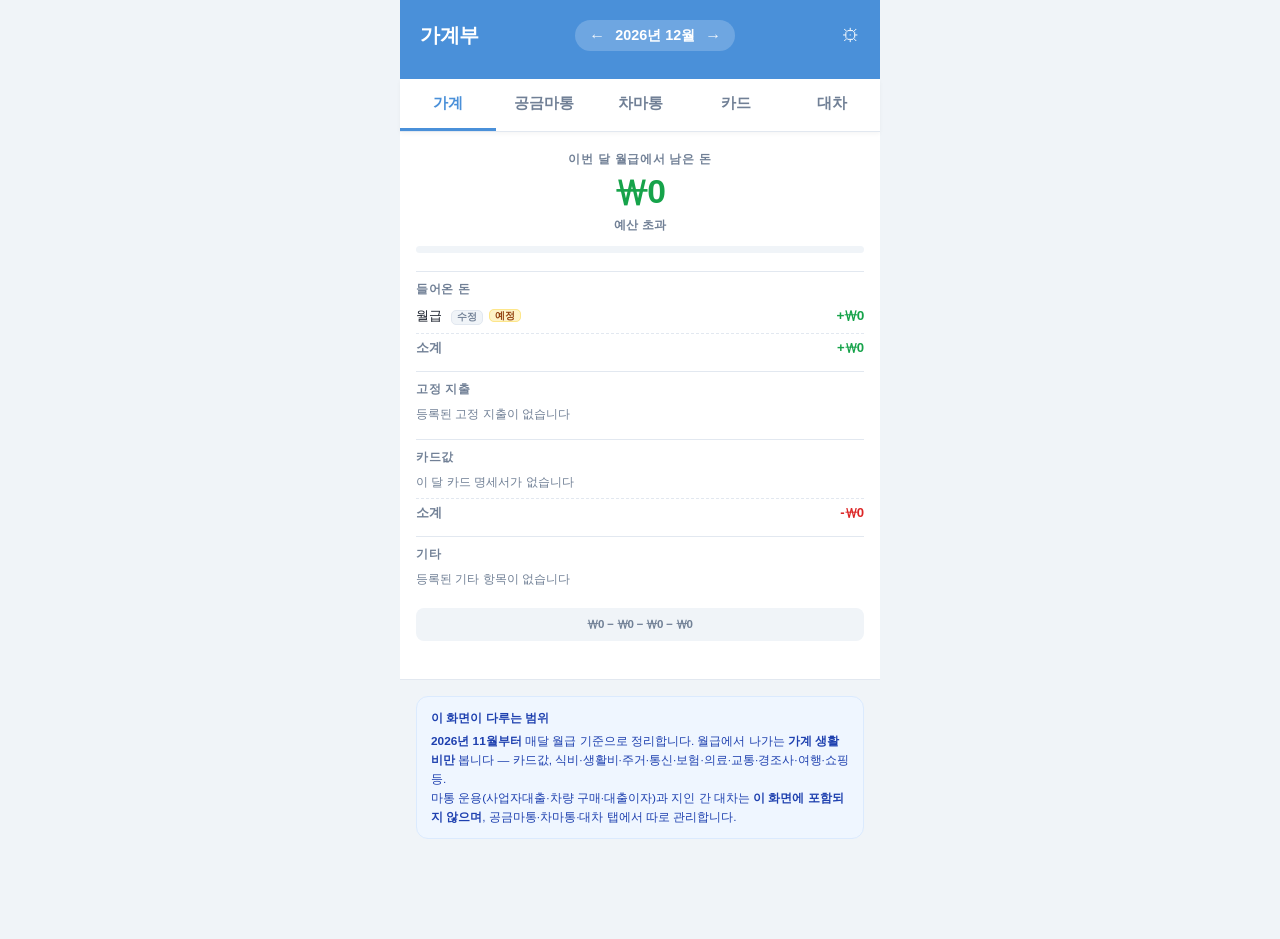
<file: index.html>
<!DOCTYPE html>
<html lang="ko">
<head>
  <meta charset="UTF-8" />
  <meta name="viewport" content="width=device-width, initial-scale=1.0" />
  <title>가계부</title>
  <link rel="stylesheet" href="style.css" />
</head>
<body class="account-gongeum">

  <header class="app-header">
    <h1 class="app-title">가계부</h1>
    <div class="month-nav">
      <button class="month-btn" id="prevMonth">&#8592;</button>
      <span class="month-label" id="monthLabel"></span>
      <button class="month-btn" id="nextMonth">&#8594;</button>
    </div>
    <button class="data-btn" id="dataBtn" aria-label="데이터 관리">&#9881;</button>
  </header>

  <div class="account-tabs" id="accountTabs">
    <button class="tab-btn active" data-account="house">가계</button>
    <button class="tab-btn" data-account="gongeum">공금마통</button>
    <button class="tab-btn" data-account="car">차마통</button>
    <button class="tab-btn" data-account="card">카드</button>
    <button class="tab-btn" data-account="debt">대차</button>
  </div>

  <section class="overview" id="overview">
    <span class="ov-label">이번 달 월급에서 남은 돈</span>
    <span class="ov-left-amt" id="ovLeft">₩0</span>
    <span class="ov-daily" id="ovDaily"></span>
    <span class="ov-back" id="ovBack" style="display:none"></span>
    <div class="ov-bar"><div class="ov-bar-fill" id="ovBar"></div></div>
    <div class="hs-sections">
      <div class="hs-box"><h3 class="hs-title">들어온 돈</h3><div id="hsIn"></div></div>
      <div class="hs-box"><h3 class="hs-title">고정 지출</h3><div id="hsFixed"></div></div>
      <div class="hs-box"><h3 class="hs-title">카드값</h3><div id="hsCard"></div></div>
      <div class="hs-box"><h3 class="hs-title">기타</h3><div id="hsEtc"></div></div>
      <div class="hs-box" id="hsSepBox" style="display:none">
        <h3 class="hs-title">별도 결제 건 <em>참고만 · 총계에 미포함</em></h3><div id="hsSep"></div>
      </div>
      <div class="hs-formula" id="hsFormula"></div>
    </div>
    <span class="ov-warn" id="ovWarn" style="display:none"></span>
    <span class="ov-delta" id="ovDelta"></span>
  </section>

  <section class="house-note" id="houseStart" style="display:none"></section>

  <section class="house-note house-flow" id="houseFlow" style="display:none"></section>

  <section class="house-note" id="houseNote">
    <b>이 화면이 다루는 범위</b>
    <b>2026년 11월부터</b> 매달 월급 기준으로 정리합니다.
    월급에서 나가는 <b>가계 생활비만</b> 봅니다 — 카드값, 식비·생활비·주거·통신·보험·의료·교통·경조사·여행·쇼핑 등.
    <br>마통 운용(사업자대출·차량 구매·대출이자)과 지인 간 대차는 <b>이 화면에 포함되지 않으며</b>, 공금마통·차마통·대차 탭에서 따로 관리합니다.
  </section>

  <section class="cash-flow" id="cashFlow">
    <div class="cf-row"><span class="cf-label">이월 (전월말 잔액)</span><span class="cf-amt" id="cfCarry">₩0</span></div>
    <div class="cf-row"><span class="cf-label">당월 입금</span><span class="cf-amt income" id="cfIn">+₩0</span></div>
    <div class="cf-row"><span class="cf-label">당월 출금 <em>카드대금·이체·대차 전부</em></span><span class="cf-amt expense" id="cfOut">-₩0</span></div>
    <div class="cf-total">
      <span class="cf-left-label">당월말 남은 잔액</span>
      <span class="cf-left-amt positive" id="cfLeft">₩0</span>
    </div>
  </section>

  <section class="cash-flow" id="cardFlow" style="display:none">
    <div class="cf-total">
      <span class="cf-left-label">당월 청구액 <em>이 달에 빠지는 금액</em></span>
      <span class="cf-left-amt negative" id="cardUse">₩0</span>
    </div>
    <div class="cf-row"><span class="cf-label">전월 청구액</span><span class="cf-amt" id="cardPrev">₩0</span></div>
    <div id="cardIssuers"></div>
  </section>

  <section class="cash-flow" id="debtPanel" style="display:none">
    <h2 class="section-title">상대방별 미정산 <span class="section-total">대차</span></h2>
    <div id="debtList"></div>
    <div class="empty-state" id="debtEmpty" style="display:none">대차 거래가 없습니다.</div>
  </section>

  <section class="category-section" id="categorySection" style="display:none">
    <h2 class="section-title">카테고리별 지출 <span class="section-total" id="categoryTotal">₩0</span></h2>
    <div class="category-list" id="categoryList"></div>
  </section>

  <main class="transaction-list" id="transactionList">
    <div class="empty-state" id="emptyState">거래 내역이 없습니다.</div>
  </main>

  <button class="fab" id="fabBtn" aria-label="거래 추가">+</button>

  <div class="modal-overlay hidden" id="modalOverlay">
    <div class="modal" role="dialog" aria-modal="true">
      <div class="modal-header">
        <span class="modal-title">거래 추가</span>
        <button class="modal-close" id="modalClose">&times;</button>
      </div>
      <div class="modal-body">
        <div class="segment-control" id="segmentControl">
          <button class="segment-btn" data-type="income">입금</button>
          <button class="segment-btn active expense-active" data-type="expense">출금</button>
          <button class="segment-btn" data-type="transfer">이체</button>
        </div>
        <div class="form-group">
          <label for="inputDate">날짜</label>
          <input type="date" id="inputDate" class="form-control" />
        </div>
        <div class="form-group">
          <label for="inputAmount">금액 (원)</label>
          <input type="number" id="inputAmount" class="form-control" placeholder="0" min="0" inputmode="numeric" />
        </div>
        <div class="form-group" id="billGroup" style="display:none">
          <label for="inputBill">청구월 <em>이 달 통장에서 빠지는 명세서</em></label>
          <input type="month" id="inputBill" class="form-control" />
        </div>
        <div class="form-group" id="dirGroup" style="display:none">
          <label>이체 방향</label>
          <div class="segment-control" id="dirControl">
            <button class="segment-btn active expense-active" data-dir="out">보냄 (이 계좌에서 나감)</button>
            <button class="segment-btn" data-dir="in">받음 (이 계좌로 들어옴)</button>
          </div>
        </div>
        <div class="form-group" id="categoryGroup">
          <label for="inputCategory">카테고리</label>
          <select id="inputCategory" class="form-control"></select>
        </div>
        <div class="form-group">
          <label for="inputNote">비고</label>
          <input type="text" id="inputNote" class="form-control" placeholder="내용을 입력하세요" />
        </div>
        <button class="submit-btn" id="submitBtn">추가</button>
      </div>
    </div>
  </div>

  <div class="modal-overlay hidden" id="dataOverlay">
    <div class="modal" role="dialog" aria-modal="true">
      <div class="modal-header">
        <span class="modal-title">데이터 관리</span>
        <button class="modal-close" id="dataClose">&times;</button>
      </div>
      <div class="modal-body">
        <p class="data-help">내보내기로 백업하고, 정리된 JSON을 붙여넣거나 파일로 가져옵니다. 이미 저장된 건수만큼만 건너뛰므로, 같은 파일을 다시 가져와도 중복이 쌓이지 않고 명세서에 2건이면 2건 그대로 들어갑니다. 월급·고정지출·기타 설정도 같은 파일(<code>settings</code>)로 함께 들어옵니다.</p>
        <button class="submit-btn" id="exportBtn">전체 내보내기 (JSON 백업)</button>
        <div class="form-group">
          <label for="importText">JSON 붙여넣기</label>
          <textarea id="importText" class="form-control" rows="5" placeholder='{"accounts":{"card":[{"date":"2026-10-01","type":"expense","amount":12000,"category":"식비","note":"김밥천국"}]}}'></textarea>
        </div>
        <button class="submit-btn" id="importBtn">붙여넣은 내용 가져오기</button>
        <label class="file-label" for="importFile">JSON 파일 선택해서 가져오기</label>
        <input type="file" id="importFile" accept=".json,application/json" class="file-input" />
        <button class="danger-btn" id="resetBtn">전체 초기화 (되돌릴 수 없음)</button>
      </div>
    </div>
  </div>

  <div class="snackbar hidden" id="snackbar">
    <span id="snackbarMsg">삭제됨</span>
    <button class="snackbar-undo" id="snackbarUndo">실행취소</button>
  </div>

  <script src="app.js"></script>
</body>
</html>
</file>
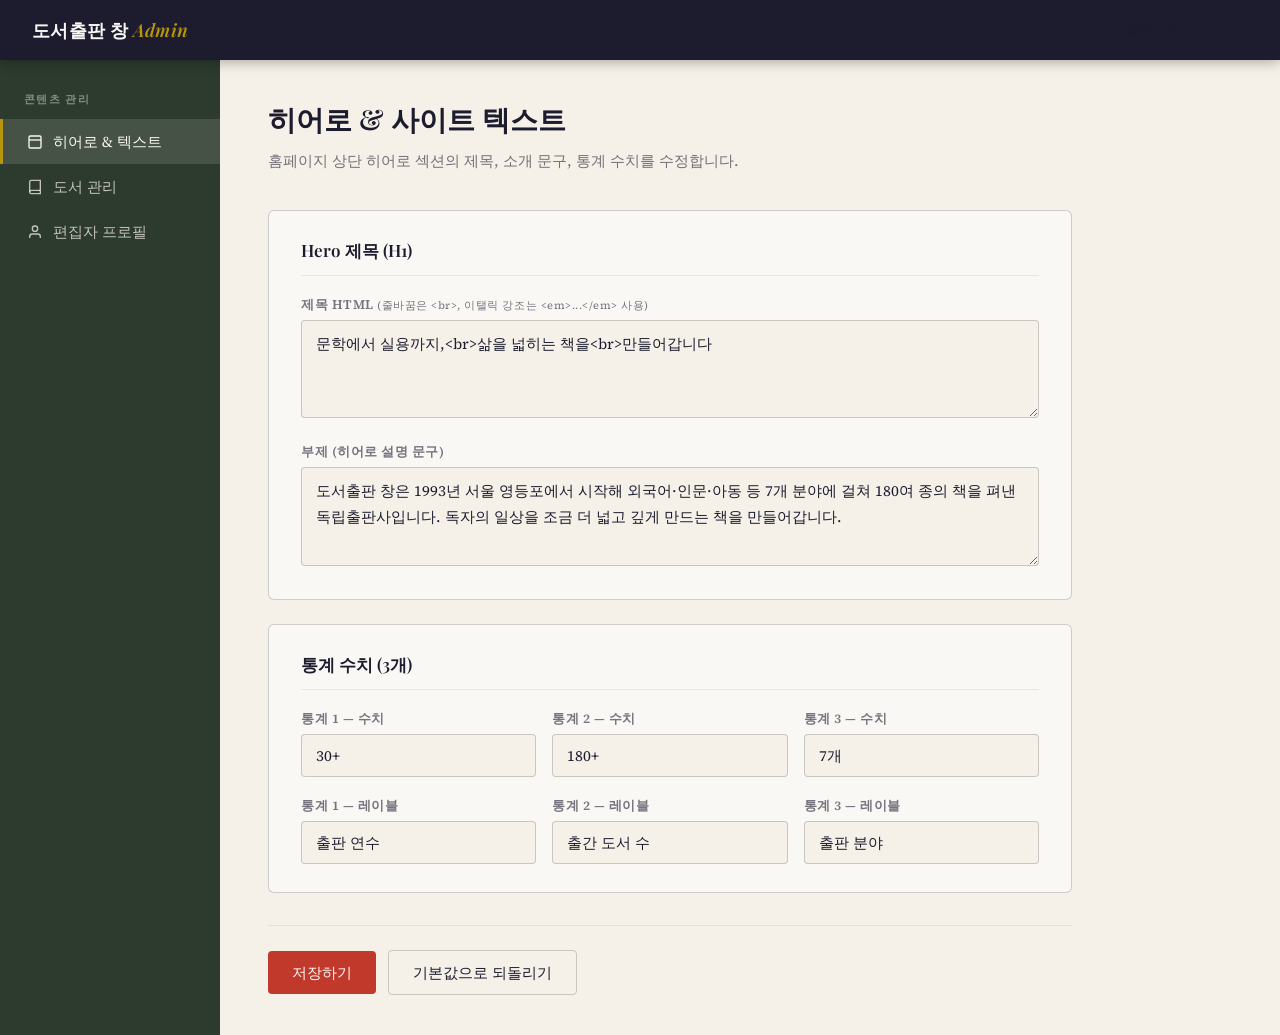
<file: admin.html>
<!DOCTYPE html>
<html lang="ko">
<head>
  <meta charset="UTF-8">
  <meta name="viewport" content="width=device-width, initial-scale=1.0">
  <title>도서출판 창 어드민</title>
  <link rel="preconnect" href="https://fonts.googleapis.com">
  <link rel="preconnect" href="https://fonts.gstatic.com" crossorigin>
  <link href="https://fonts.googleapis.com/css2?family=Playfair+Display:wght@400;600;700&family=Source+Serif+4:opsz,wght@8..60,300;8..60,400;8..60,600&display=swap" rel="stylesheet">
  <style>
    :root {
      --ink:       #1C1C2E;
      --parchment: #F5F0E8;
      --parch-lt:  #FAF8F5;
      --vermilion: #C0392B;
      --verm-dk:   #9B2D22;
      --gold:      #B8960C;
      --moss:      #2C3B2E;
      --ink-60:    rgba(28,28,46,0.6);
      --ink-20:    rgba(28,28,46,0.2);
      --ink-08:    rgba(28,28,46,0.08);
      --success:   #2C6E49;
      --font-d: 'Playfair Display', Georgia, serif;
      --font-b: 'Source Serif 4', Georgia, serif;
      --radius: 6px;
      --shadow: 0 2px 8px rgba(28,28,46,0.1);
    }

    *, *::before, *::after { box-sizing: border-box; margin: 0; padding: 0; }

    body {
      font-family: var(--font-b);
      background: var(--parchment);
      color: var(--ink);
      min-height: 100vh;
    }

    /* ── TOP BAR ── */
    .topbar {
      position: sticky;
      top: 0;
      z-index: 100;
      background: var(--ink);
      color: var(--parch-lt);
      display: flex;
      align-items: center;
      justify-content: space-between;
      padding: 0 32px;
      height: 60px;
      box-shadow: 0 2px 12px rgba(0,0,0,0.3);
    }
    .topbar__brand {
      font-family: var(--font-d);
      font-size: 1.125rem;
      font-weight: 600;
      letter-spacing: 0.02em;
    }
    .topbar__brand span {
      color: var(--gold);
      font-style: italic;
    }
    .topbar__actions { display: flex; gap: 12px; align-items: center; }

    /* ── LAYOUT ── */
    .layout {
      display: grid;
      grid-template-columns: 220px 1fr;
      min-height: calc(100vh - 60px);
    }

    /* ── SIDEBAR ── */
    .sidebar {
      background: var(--moss);
      padding: 32px 0;
    }
    .sidebar__label {
      font-family: var(--font-b);
      font-size: 0.6875rem;
      font-weight: 600;
      letter-spacing: 0.12em;
      text-transform: uppercase;
      color: rgba(245,240,232,0.45);
      padding: 0 24px 12px;
    }
    .sidebar__nav { list-style: none; }
    .sidebar__nav li { display: block; }
    .sidebar__nav a {
      display: flex;
      align-items: center;
      gap: 10px;
      padding: 12px 24px;
      color: rgba(245,240,232,0.75);
      text-decoration: none;
      font-size: 0.9375rem;
      border-left: 3px solid transparent;
      transition: all 0.2s;
    }
    .sidebar__nav a:hover {
      background: rgba(245,240,232,0.08);
      color: var(--parch-lt);
    }
    .sidebar__nav a.active {
      background: rgba(245,240,232,0.12);
      color: var(--parch-lt);
      border-left-color: var(--gold);
    }
    .sidebar__nav a svg { width: 16px; height: 16px; flex-shrink: 0; }

    /* ── MAIN ── */
    .main {
      padding: 40px 48px;
      max-width: 900px;
    }

    .section-panel { display: none; }
    .section-panel.active { display: block; }

    .panel-title {
      font-family: var(--font-d);
      font-size: 1.75rem;
      font-weight: 600;
      margin-bottom: 8px;
    }
    .panel-desc {
      color: var(--ink-60);
      font-size: 0.9375rem;
      margin-bottom: 36px;
      line-height: 1.7;
    }

    /* ── CARD ── */
    .card {
      background: var(--parch-lt);
      border: 1px solid var(--ink-20);
      border-radius: var(--radius);
      padding: 28px 32px;
      margin-bottom: 24px;
    }
    .card__title {
      font-family: var(--font-d);
      font-size: 1.0625rem;
      font-weight: 600;
      margin-bottom: 20px;
      padding-bottom: 12px;
      border-bottom: 1px solid var(--ink-08);
    }

    /* ── FORM ── */
    .field { margin-bottom: 20px; }
    .field:last-child { margin-bottom: 0; }

    label {
      display: block;
      font-size: 0.8125rem;
      font-weight: 600;
      letter-spacing: 0.04em;
      margin-bottom: 6px;
      color: var(--ink-60);
    }

    input[type="text"],
    input[type="number"],
    textarea,
    select {
      width: 100%;
      padding: 10px 14px;
      font-family: var(--font-b);
      font-size: 0.9375rem;
      color: var(--ink);
      background: var(--parchment);
      border: 1px solid var(--ink-20);
      border-radius: 4px;
      outline: none;
      transition: border-color 0.2s;
    }
    input:focus, textarea:focus, select:focus {
      border-color: var(--vermilion);
    }
    textarea { resize: vertical; line-height: 1.7; }

    .field-row {
      display: grid;
      grid-template-columns: 1fr 1fr;
      gap: 16px;
    }
    .field-row--3 { grid-template-columns: 1fr 1fr 1fr; }

    /* ── BOOK ITEM ── */
    .book-item {
      border: 1px solid var(--ink-20);
      border-radius: var(--radius);
      padding: 20px 24px;
      margin-bottom: 16px;
      background: var(--parchment);
      position: relative;
    }
    .book-item__header {
      display: flex;
      align-items: center;
      justify-content: space-between;
      margin-bottom: 16px;
      cursor: pointer;
      user-select: none;
    }
    .book-item__num {
      font-family: var(--font-d);
      font-size: 0.875rem;
      font-weight: 600;
      color: var(--gold);
    }
    .book-item__preview {
      font-size: 0.9rem;
      color: var(--ink-60);
      flex: 1;
      margin-left: 12px;
    }
    .book-item__toggle {
      background: none;
      border: 1px solid var(--ink-20);
      border-radius: 4px;
      padding: 4px 10px;
      font-size: 0.8rem;
      font-family: var(--font-b);
      cursor: pointer;
      color: var(--ink-60);
      transition: all 0.2s;
    }
    .book-item__toggle:hover { border-color: var(--vermilion); color: var(--vermilion); }
    .book-item__fields { display: none; }
    .book-item__fields.open { display: block; }

    /* ── BADGE SELECT ── */
    .badge-options { display: flex; gap: 8px; flex-wrap: wrap; margin-top: 4px; }
    .badge-opt {
      padding: 5px 14px;
      border-radius: 20px;
      border: 1px solid var(--ink-20);
      font-size: 0.8125rem;
      font-family: var(--font-b);
      cursor: pointer;
      background: transparent;
      color: var(--ink-60);
      transition: all 0.2s;
    }
    .badge-opt.selected {
      background: var(--vermilion);
      border-color: var(--vermilion);
      color: var(--parch-lt);
    }
    .badge-opt[data-val=""] { background: var(--ink-08); border-color: transparent; }

    /* ── BUTTONS ── */
    .btn {
      display: inline-flex;
      align-items: center;
      gap: 8px;
      padding: 11px 24px;
      border-radius: 4px;
      font-family: var(--font-b);
      font-size: 0.9375rem;
      cursor: pointer;
      border: none;
      transition: all 0.2s;
      text-decoration: none;
    }
    .btn--primary {
      background: var(--vermilion);
      color: var(--parch-lt);
    }
    .btn--primary:hover { background: var(--verm-dk); }
    .btn--ghost {
      background: transparent;
      color: var(--ink);
      border: 1px solid var(--ink-20);
    }
    .btn--ghost:hover { border-color: var(--ink); }
    .btn--success {
      background: var(--success);
      color: var(--parch-lt);
    }
    .btn--sm {
      padding: 7px 14px;
      font-size: 0.8125rem;
    }

    .action-bar {
      display: flex;
      align-items: center;
      gap: 12px;
      margin-top: 32px;
      padding-top: 24px;
      border-top: 1px solid var(--ink-08);
    }

    /* ── TOAST ── */
    .toast {
      position: fixed;
      bottom: 32px;
      right: 32px;
      background: var(--moss);
      color: var(--parch-lt);
      padding: 14px 24px;
      border-radius: var(--radius);
      font-size: 0.9375rem;
      box-shadow: 0 4px 16px rgba(0,0,0,0.2);
      transform: translateY(20px);
      opacity: 0;
      transition: all 0.3s;
      z-index: 999;
      pointer-events: none;
    }
    .toast.show { transform: translateY(0); opacity: 1; }
    .toast.error { background: var(--vermilion); }

    /* ── STAT ROWS ── */
    .stat-grid { display: grid; grid-template-columns: 1fr 1fr 1fr; gap: 16px; }

    /* ── COVER PREVIEW ── */
    .cover-preview {
      width: 48px;
      height: 64px;
      border-radius: 2px;
      flex-shrink: 0;
      display: inline-block;
    }

    /* match cover colors from mirae-seoga.html */
    .cover--1 { background: linear-gradient(145deg, #2C3B2E 0%, #1a2418 100%); }
    .cover--2 { background: linear-gradient(145deg, #3D5A7A 0%, #243650 100%); }
    .cover--3 { background: linear-gradient(145deg, #7A3D3D 0%, #501f1f 100%); }
    .cover--4 { background: linear-gradient(145deg, #7A6B3D 0%, #50421f 100%); }
    .cover--5 { background: linear-gradient(145deg, #1C1C2E 0%, #0e0e17 100%); }
    .cover--6 { background: linear-gradient(145deg, #4A6741 0%, #2d4028 100%); }
    .cover--7 { background: linear-gradient(145deg, #C0392B 0%, #7B2419 100%); }
    .cover--8 { background: linear-gradient(145deg, #5A4A7A 0%, #362d4d 100%); }

    .book-item__header-left {
      display: flex;
      align-items: center;
      gap: 12px;
      flex: 1;
    }

    .tab-nav {
      display: flex;
      gap: 0;
      margin-bottom: 24px;
      border-bottom: 2px solid var(--ink-20);
    }
    .tab-nav button {
      background: none;
      border: none;
      padding: 12px 24px;
      font-family: var(--font-b);
      font-size: 0.9375rem;
      color: var(--ink-60);
      cursor: pointer;
      border-bottom: 2px solid transparent;
      margin-bottom: -2px;
      transition: all 0.2s;
    }
    .tab-nav button.active {
      color: var(--vermilion);
      border-bottom-color: var(--vermilion);
    }
    .tab-content { display: none; }
    .tab-content.active { display: block; }

    hr.divider { border: none; border-top: 1px solid var(--ink-08); margin: 28px 0; }

    @media (max-width: 768px) {
      .layout { grid-template-columns: 1fr; }
      .sidebar { display: none; }
      .main { padding: 24px 20px; }
      .field-row, .field-row--3, .stat-grid { grid-template-columns: 1fr; }
    }
  </style>
</head>
<body>

<!-- TOP BAR -->
<header class="topbar">
  <div class="topbar__brand">도서출판 창 <span>Admin</span></div>
  <div class="topbar__actions">
    <a href="mirae-seoga.html" target="_blank" class="btn btn--ghost btn--sm">
      <svg width="14" height="14" viewBox="0 0 24 24" fill="none" stroke="currentColor" stroke-width="2"><path d="M18 13v6a2 2 0 0 1-2 2H5a2 2 0 0 1-2-2V8a2 2 0 0 1 2-2h6"/><polyline points="15 3 21 3 21 9"/><line x1="10" y1="14" x2="21" y2="3"/></svg>
      홈페이지 미리보기
    </a>
  </div>
</header>

<div class="layout">

  <!-- SIDEBAR -->
  <aside class="sidebar">
    <p class="sidebar__label">콘텐츠 관리</p>
    <ul class="sidebar__nav">
      <li>
        <a href="#" class="active" data-panel="hero">
          <svg viewBox="0 0 24 24" fill="none" stroke="currentColor" stroke-width="2"><rect x="3" y="3" width="18" height="18" rx="2"/><path d="M3 9h18"/></svg>
          히어로 & 텍스트
        </a>
      </li>
      <li>
        <a href="#" data-panel="books">
          <svg viewBox="0 0 24 24" fill="none" stroke="currentColor" stroke-width="2"><path d="M4 19.5A2.5 2.5 0 0 1 6.5 17H20"/><path d="M6.5 2H20v20H6.5A2.5 2.5 0 0 1 4 19.5v-15A2.5 2.5 0 0 1 6.5 2z"/></svg>
          도서 관리
        </a>
      </li>
      <li>
        <a href="#" data-panel="editor">
          <svg viewBox="0 0 24 24" fill="none" stroke="currentColor" stroke-width="2"><path d="M20 21v-2a4 4 0 0 0-4-4H8a4 4 0 0 0-4 4v2"/><circle cx="12" cy="7" r="4"/></svg>
          편집자 프로필
        </a>
      </li>
    </ul>
  </aside>

  <!-- MAIN -->
  <main class="main">

    <!-- ── HERO PANEL ── -->
    <div class="section-panel active" id="panel-hero">
      <h1 class="panel-title">히어로 & 사이트 텍스트</h1>
      <p class="panel-desc">홈페이지 상단 히어로 섹션의 제목, 소개 문구, 통계 수치를 수정합니다.</p>

      <div class="card">
        <p class="card__title">Hero 제목 (H1)</p>
        <div class="field">
          <label>제목 HTML <small style="font-weight:400; color:var(--ink-60)">(줄바꿈은 &lt;br&gt;, 이탤릭 강조는 &lt;em&gt;...&lt;/em&gt; 사용)</small></label>
          <textarea id="f-hero-h1" rows="3" placeholder="당신의 시선을 조금 더&lt;br&gt;&lt;em&gt;멀리 데려다줄&lt;/em&gt; 책을&lt;br&gt;찾고 있습니다"></textarea>
        </div>
        <div class="field">
          <label>부제 (히어로 설명 문구)</label>
          <textarea id="f-hero-subtext" rows="3" placeholder="도서출판 창은 1993년 서울 영등포에서 시작해..."></textarea>
        </div>
      </div>

      <div class="card">
        <p class="card__title">통계 수치 (3개)</p>
        <div class="stat-grid" id="stats-container"></div>
      </div>

      <div class="action-bar">
        <button class="btn btn--primary" onclick="saveHero()">저장하기</button>
        <button class="btn btn--ghost" onclick="resetHero()">기본값으로 되돌리기</button>
      </div>
    </div>

    <!-- ── BOOKS PANEL ── -->
    <div class="section-panel" id="panel-books">
      <h1 class="panel-title">도서 관리</h1>
      <p class="panel-desc">신간 탭과 베스트셀러 탭의 도서 목록을 수정합니다. 각 탭 최대 4권.</p>

      <div class="tab-nav">
        <button class="active" data-books-tab="new">신간 도서</button>
        <button data-books-tab="best">베스트셀러</button>
      </div>

      <div class="tab-content active" id="books-tab-new">
        <div id="books-new-list"></div>
      </div>
      <div class="tab-content" id="books-tab-best">
        <div id="books-best-list"></div>
      </div>

      <div class="action-bar">
        <button class="btn btn--primary" onclick="saveBooks()">저장하기</button>
        <button class="btn btn--ghost" onclick="resetBooks()">기본값으로 되돌리기</button>
      </div>
    </div>

    <!-- ── EDITOR PANEL ── -->
    <div class="section-panel" id="panel-editor">
      <h1 class="panel-title">편집자 프로필</h1>
      <p class="panel-desc">홈페이지 '편집자의 말' 섹션 인용구, 본문, 서명을 수정합니다.</p>

      <div class="card">
        <p class="card__title">인용구 (blockquote)</p>
        <div class="field">
          <label>편집자 인용 문구</label>
          <textarea id="f-ed-quote" rows="3" placeholder="책 한 권이 세상에 나오기까지..."></textarea>
        </div>
      </div>

      <div class="card">
        <p class="card__title">편집자의 말 본문</p>
        <div class="field">
          <label>첫 번째 문단</label>
          <textarea id="f-ed-body1" rows="4"></textarea>
        </div>
        <div class="field">
          <label>두 번째 문단</label>
          <textarea id="f-ed-body2" rows="4"></textarea>
        </div>
      </div>

      <div class="card">
        <p class="card__title">서명</p>
        <div class="field">
          <label>서명 텍스트 (직함 + 이름)</label>
          <input type="text" id="f-ed-sig" placeholder="도서출판 창 대표  이규인">
        </div>
      </div>

      <div class="action-bar">
        <button class="btn btn--primary" onclick="saveEditor()">저장하기</button>
        <button class="btn btn--ghost" onclick="resetEditor()">기본값으로 되돌리기</button>
      </div>
    </div>

  </main>
</div>

<!-- TOAST -->
<div class="toast" id="toast"></div>

<script>
// ── DEFAULT DATA ──
var DEFAULTS = {
  hero: {
    h1: '문학에서 실용까지,<br>삶을 넓히는 책을<br>만들어갑니다',
    subtext: '도서출판 창은 1993년 서울 영등포에서 시작해 외국어·인문·아동 등 7개 분야에 걸쳐 180여 종의 책을 펴낸 독립출판사입니다. 독자의 일상을 조금 더 넓고 깊게 만드는 책을 만들어갑니다.',
    stats: [
      { num: '30+',  label: '출판 연수' },
      { num: '180+', label: '출간 도서 수' },
      { num: '7개',  label: '출판 분야' }
    ]
  },
  books: {
    newArrivals: [
      { title: '왕초보토탈여행 베트남어회화사전', author: '편집부', genre: '외국어', price: '15,000원', badge: '신간', coverClass: 'cover--1' },
      { title: '한국 야생 버섯도감 新개정',       author: '편집부', genre: '건강',   price: '46,000원', badge: '신간', coverClass: 'cover--2' },
      { title: '3단계 왕초보 영어 쓰기교본',      author: '편집부', genre: '외국어', price: '12,000원', badge: '신간', coverClass: 'cover--3' },
      { title: '플래티넘 스도쿠 중급',            author: '편집부', genre: '아동청소년', price: '8,000원', badge: '신간', coverClass: 'cover--4' }
    ],
    bestsellers: [
      { title: '카네기 자기관리론',      author: '데일 카네기', genre: '인문', price: '14,000원', badge: '베스트', coverClass: 'cover--5' },
      { title: '카네기 처세론',          author: '데일 카네기', genre: '인문', price: '14,000원', badge: '베스트', coverClass: 'cover--6' },
      { title: '명품숨은그림찾기',       author: '편집부',      genre: '아동청소년', price: '12,000원', badge: '추천', coverClass: 'cover--7' },
      { title: '어린이 스도쿠 입문편',   author: '편집부',      genre: '아동청소년', price: '10,000원', badge: '추천', coverClass: 'cover--8' }
    ]
  },
  editor: {
    quote: '좋은 책은 독자의 생활을 조금 더 넓고 깊게 만듭니다. 도서출판 창은 그 믿음 하나로 30년 넘게 책을 만들어왔습니다.',
    body1: '도서출판 창은 외국어 회화, 인문 교양, 아동 학습, 건강 실용에 이르기까지 독자의 실제 삶에 필요한 책을 만드는 데 집중해왔습니다. 화려한 마케팅보다 책 한 권이 독자의 손에서 오래 머물기를 바랍니다.',
    body2: '서울 영등포 작은 사무실에서 시작한 창이 180여 종의 책을 세상에 내놓기까지, 저자와 편집자가 함께 원고를 다듬은 시간이 쌓인 결과입니다. 앞으로도 같은 마음으로 책을 만들겠습니다.',
    sig: '도서출판 창 대표  이규인'
  }
};

var COVER_CLASSES = ['cover--1','cover--2','cover--3','cover--4','cover--5','cover--6','cover--7','cover--8'];
var BADGE_OPTIONS = ['신간','화제작','추천','베스트','1위','2위','3위','4위',''];

// ── STORAGE ──
function load() {
  try {
    var raw = localStorage.getItem('miraeSeogaData');
    return raw ? JSON.parse(raw) : JSON.parse(JSON.stringify(DEFAULTS));
  } catch(e) {
    return JSON.parse(JSON.stringify(DEFAULTS));
  }
}

function save(data) {
  localStorage.setItem('miraeSeogaData', JSON.stringify(data));
}

// ── TOAST ──
function showToast(msg, isError) {
  var el = document.getElementById('toast');
  el.textContent = msg;
  el.className = 'toast show' + (isError ? ' error' : '');
  clearTimeout(el._t);
  el._t = setTimeout(function(){ el.className = 'toast'; }, 2800);
}

// ── SIDEBAR NAV ──
document.querySelectorAll('.sidebar__nav a').forEach(function(a) {
  a.addEventListener('click', function(e) {
    e.preventDefault();
    var panel = a.dataset.panel;
    document.querySelectorAll('.sidebar__nav a').forEach(function(x){ x.classList.remove('active'); });
    document.querySelectorAll('.section-panel').forEach(function(x){ x.classList.remove('active'); });
    a.classList.add('active');
    document.getElementById('panel-' + panel).classList.add('active');
  });
});

// ── BOOKS TAB NAV ──
document.querySelectorAll('[data-books-tab]').forEach(function(btn) {
  btn.addEventListener('click', function() {
    var tab = btn.dataset.booksTab;
    document.querySelectorAll('[data-books-tab]').forEach(function(b){ b.classList.remove('active'); });
    document.querySelectorAll('.tab-content').forEach(function(c){ c.classList.remove('active'); });
    btn.classList.add('active');
    document.getElementById('books-tab-' + tab).classList.add('active');
  });
});

// ── HERO ──
function renderHero(d) {
  document.getElementById('f-hero-h1').value = d.h1 || '';
  document.getElementById('f-hero-subtext').value = d.subtext || '';

  var sc = document.getElementById('stats-container');
  sc.innerHTML = '';
  (d.stats || []).forEach(function(s, i) {
    var div = document.createElement('div');
    div.innerHTML =
      '<div class="field"><label>통계 ' + (i+1) + ' — 수치</label>' +
      '<input type="text" data-stat-i="' + i + '" data-stat-key="num" value="' + esc(s.num) + '"></div>' +
      '<div class="field"><label>통계 ' + (i+1) + ' — 레이블</label>' +
      '<input type="text" data-stat-i="' + i + '" data-stat-key="label" value="' + esc(s.label) + '"></div>';
    sc.appendChild(div);
  });
}

function collectHero(data) {
  data.hero.h1 = document.getElementById('f-hero-h1').value.trim();
  data.hero.subtext = document.getElementById('f-hero-subtext').value.trim();
  document.querySelectorAll('[data-stat-i]').forEach(function(el) {
    var i = parseInt(el.dataset.statI);
    var key = el.dataset.statKey;
    if (!data.hero.stats[i]) data.hero.stats[i] = {};
    data.hero.stats[i][key] = el.value.trim();
  });
}

function saveHero() {
  var data = load();
  collectHero(data);
  save(data);
  showToast('히어로 섹션이 저장되었습니다.');
}

function resetHero() {
  var data = load();
  data.hero = JSON.parse(JSON.stringify(DEFAULTS.hero));
  save(data);
  renderHero(data.hero);
  showToast('기본값으로 되돌렸습니다.');
}

// ── BOOKS ──
function renderBookList(books, containerId, tabKey) {
  var el = document.getElementById(containerId);
  el.innerHTML = '';
  (books || []).forEach(function(b, i) {
    el.appendChild(buildBookItem(b, i, tabKey));
  });
}

function buildBookItem(b, i, tabKey) {
  var wrap = document.createElement('div');
  wrap.className = 'book-item';
  wrap.dataset.idx = i;
  wrap.dataset.tab = tabKey;

  // badge options html
  var badgeHtml = BADGE_OPTIONS.map(function(opt) {
    var sel = (b.badge || '') === opt ? ' selected' : '';
    var label = opt === '' ? '없음' : opt;
    return '<button type="button" class="badge-opt' + sel + '" data-val="' + opt + '">' + label + '</button>';
  }).join('');

  // cover options
  var coverOpts = COVER_CLASSES.map(function(c) {
    var sel = (b.coverClass || 'cover--1') === c ? ' selected="selected"' : '';
    return '<option value="' + c + '"' + sel + '>' + c + '</option>';
  }).join('');

  wrap.innerHTML =
    '<div class="book-item__header">' +
      '<div class="book-item__header-left">' +
        '<div class="cover-preview ' + (b.coverClass || 'cover--1') + '"></div>' +
        '<span class="book-item__num">#' + (i+1) + '</span>' +
        '<span class="book-item__preview">' + esc(b.title || '제목 없음') + ' — ' + esc(b.author || '') + '</span>' +
      '</div>' +
      '<button type="button" class="book-item__toggle">편집</button>' +
    '</div>' +
    '<div class="book-item__fields">' +
      '<div class="field-row">' +
        '<div class="field"><label>제목</label><input type="text" name="title" value="' + esc(b.title) + '"></div>' +
        '<div class="field"><label>저자</label><input type="text" name="author" value="' + esc(b.author) + '"></div>' +
      '</div>' +
      '<div class="field-row--3 field-row">' +
        '<div class="field"><label>장르</label><input type="text" name="genre" value="' + esc(b.genre||'') + '"></div>' +
        '<div class="field"><label>가격</label><input type="text" name="price" value="' + esc(b.price||'') + '"></div>' +
        '<div class="field"><label>커버 색상</label><select name="coverClass">' + coverOpts + '</select></div>' +
      '</div>' +
      '<div class="field"><label>배지</label><div class="badge-options">' + badgeHtml + '</div></div>' +
    '</div>';

  // toggle expand
  wrap.querySelector('.book-item__toggle').addEventListener('click', function() {
    var fields = wrap.querySelector('.book-item__fields');
    var isOpen = fields.classList.toggle('open');
    this.textContent = isOpen ? '접기' : '편집';
  });

  // badge select
  wrap.querySelectorAll('.badge-opt').forEach(function(btn) {
    btn.addEventListener('click', function() {
      wrap.querySelectorAll('.badge-opt').forEach(function(b){ b.classList.remove('selected'); });
      btn.classList.add('selected');
    });
  });

  // live preview cover
  wrap.querySelector('select[name="coverClass"]').addEventListener('change', function() {
    var prev = wrap.querySelector('.cover-preview');
    prev.className = 'cover-preview ' + this.value;
  });

  // live preview title
  wrap.querySelector('input[name="title"]').addEventListener('input', function() {
    wrap.querySelector('.book-item__preview').textContent =
      this.value + ' — ' + (wrap.querySelector('input[name="author"]').value || '');
  });

  return wrap;
}

function collectBooks(data) {
  ['new','best'].forEach(function(tab) {
    var key = tab === 'new' ? 'newArrivals' : 'bestsellers';
    var listId = 'books-' + tab + '-list';
    var items = document.querySelectorAll('#' + listId + ' .book-item');
    data.books[key] = Array.from(items).map(function(item) {
      var selBadge = item.querySelector('.badge-opt.selected');
      return {
        title:      item.querySelector('input[name="title"]').value.trim(),
        author:     item.querySelector('input[name="author"]').value.trim(),
        genre:      item.querySelector('input[name="genre"]').value.trim(),
        price:      item.querySelector('input[name="price"]').value.trim(),
        coverClass: item.querySelector('select[name="coverClass"]').value,
        badge:      selBadge ? selBadge.dataset.val : ''
      };
    });
  });
}

function saveBooks() {
  var data = load();
  collectBooks(data);
  save(data);
  showToast('도서 목록이 저장되었습니다.');
}

function resetBooks() {
  var data = load();
  data.books = JSON.parse(JSON.stringify(DEFAULTS.books));
  save(data);
  renderBookList(data.books.newArrivals, 'books-new-list', 'new');
  renderBookList(data.books.bestsellers, 'books-best-list', 'best');
  showToast('기본값으로 되돌렸습니다.');
}

// ── EDITOR ──
function renderEditor(d) {
  document.getElementById('f-ed-quote').value = d.quote || '';
  document.getElementById('f-ed-body1').value = d.body1 || '';
  document.getElementById('f-ed-body2').value = d.body2 || '';
  document.getElementById('f-ed-sig').value   = d.sig   || '';
}

function saveEditor() {
  var data = load();
  data.editor.quote = document.getElementById('f-ed-quote').value.trim();
  data.editor.body1 = document.getElementById('f-ed-body1').value.trim();
  data.editor.body2 = document.getElementById('f-ed-body2').value.trim();
  data.editor.sig   = document.getElementById('f-ed-sig').value.trim();
  save(data);
  showToast('편집자 프로필이 저장되었습니다.');
}

function resetEditor() {
  var data = load();
  data.editor = JSON.parse(JSON.stringify(DEFAULTS.editor));
  save(data);
  renderEditor(data.editor);
  showToast('기본값으로 되돌렸습니다.');
}

// ── UTILS ──
function esc(s) {
  return String(s || '').replace(/&/g,'&amp;').replace(/</g,'&lt;').replace(/>/g,'&gt;').replace(/"/g,'&quot;');
}

// ── INIT ──
(function init() {
  var data = load();
  renderHero(data.hero);
  renderBookList(data.books.newArrivals, 'books-new-list', 'new');
  renderBookList(data.books.bestsellers, 'books-best-list', 'best');
  renderEditor(data.editor);
})();
</script>
</body>
</html>
</file>
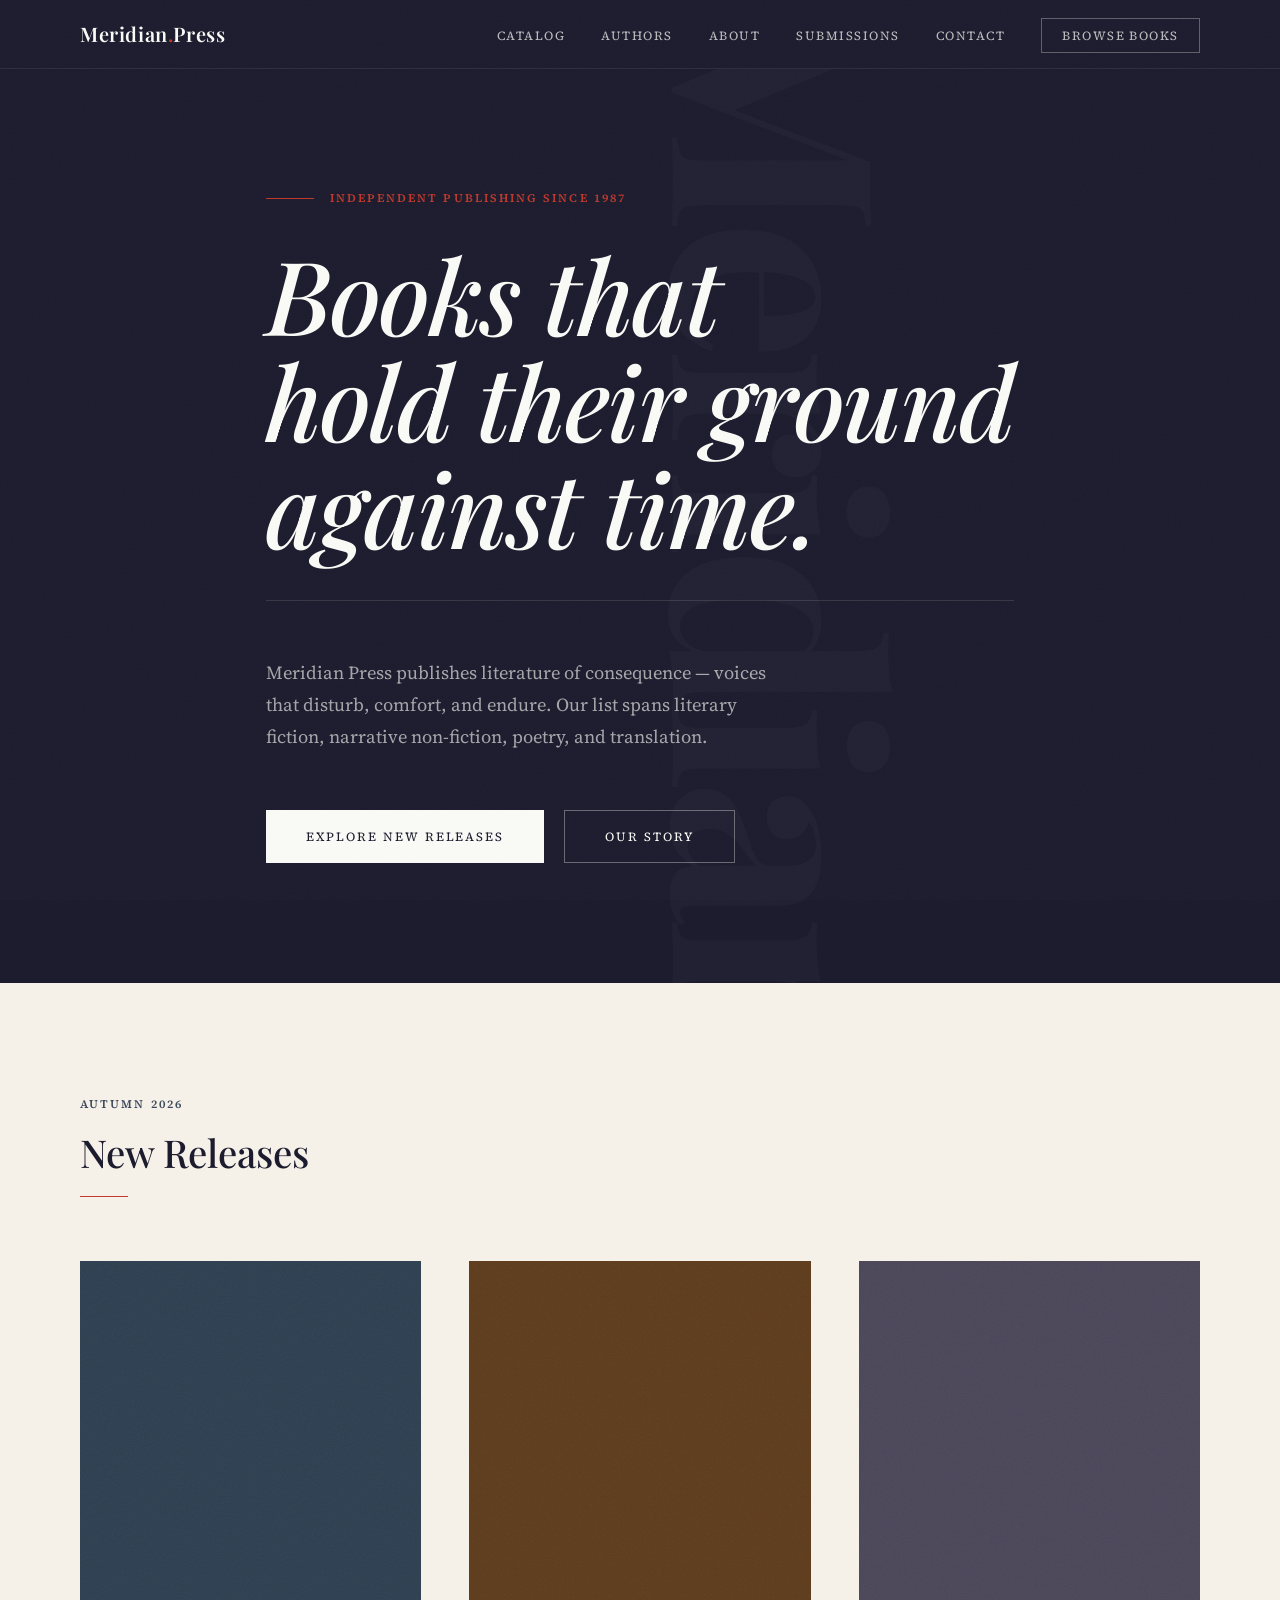
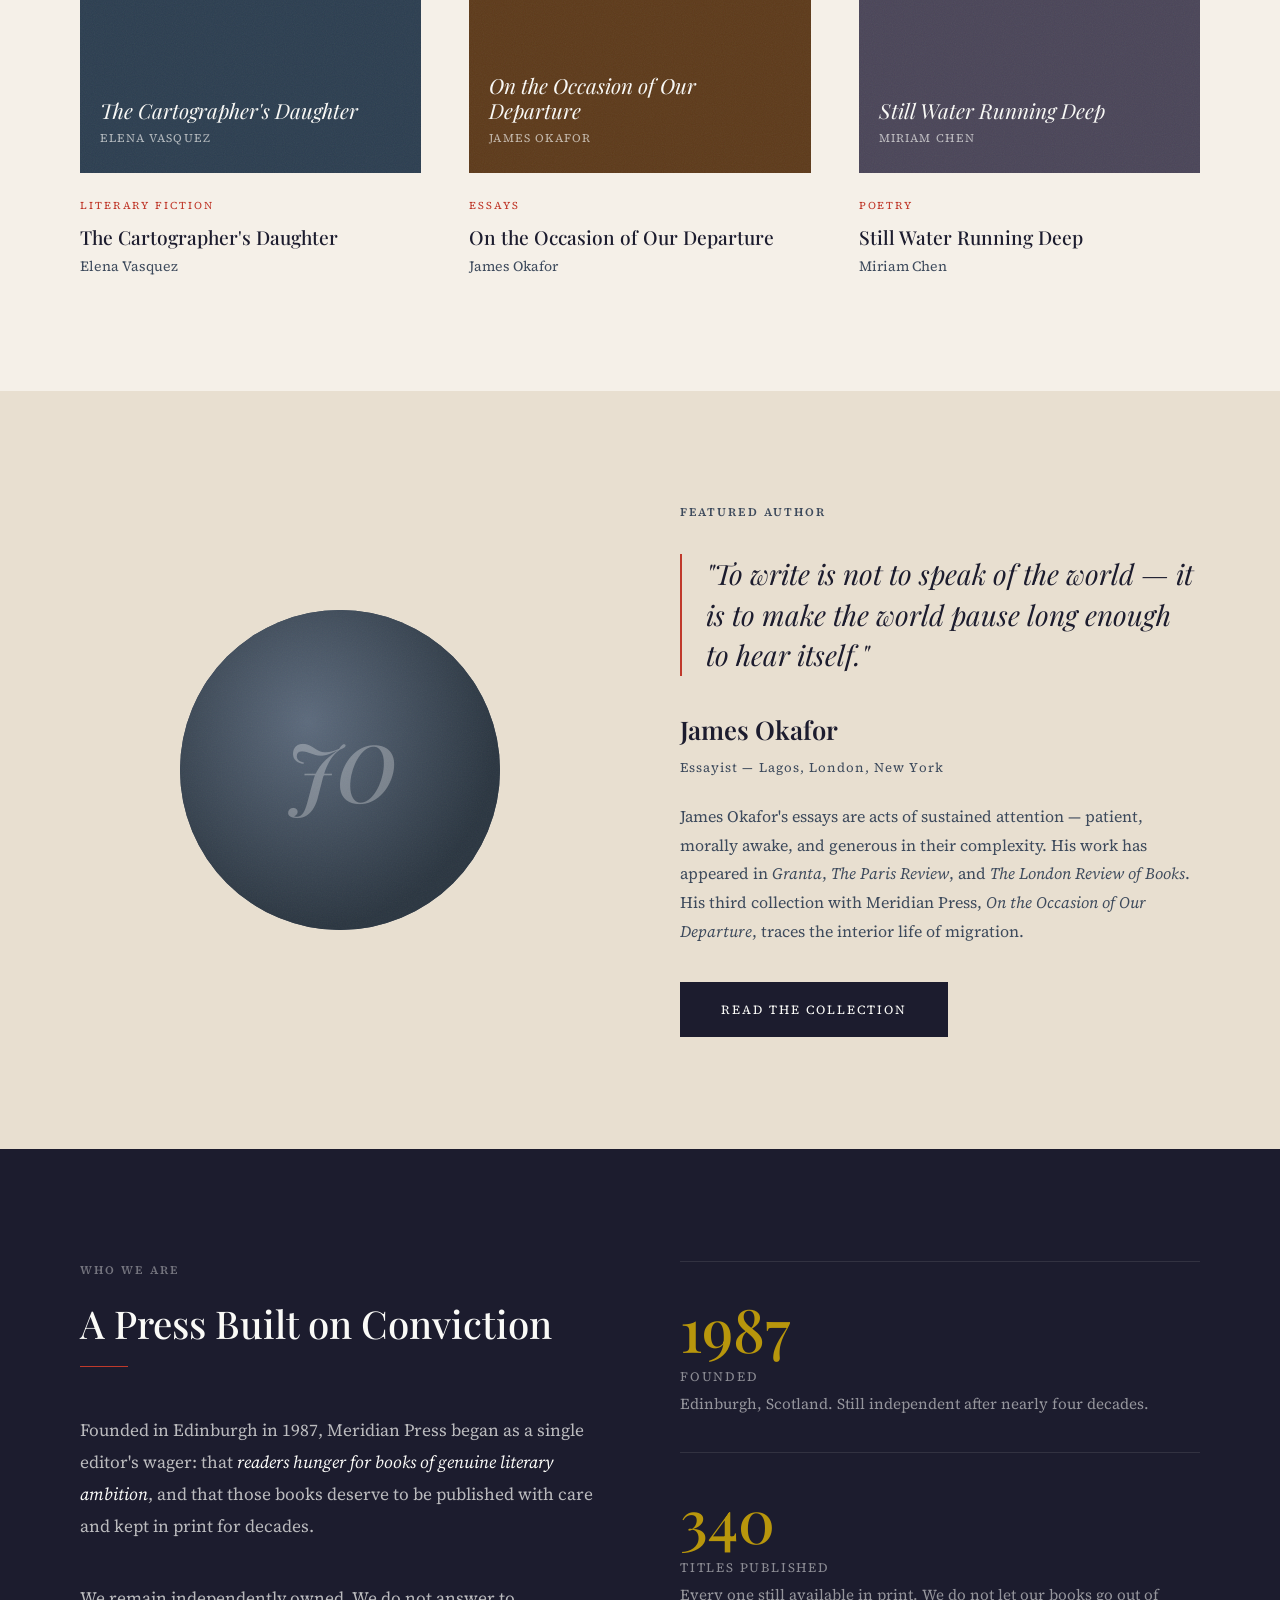
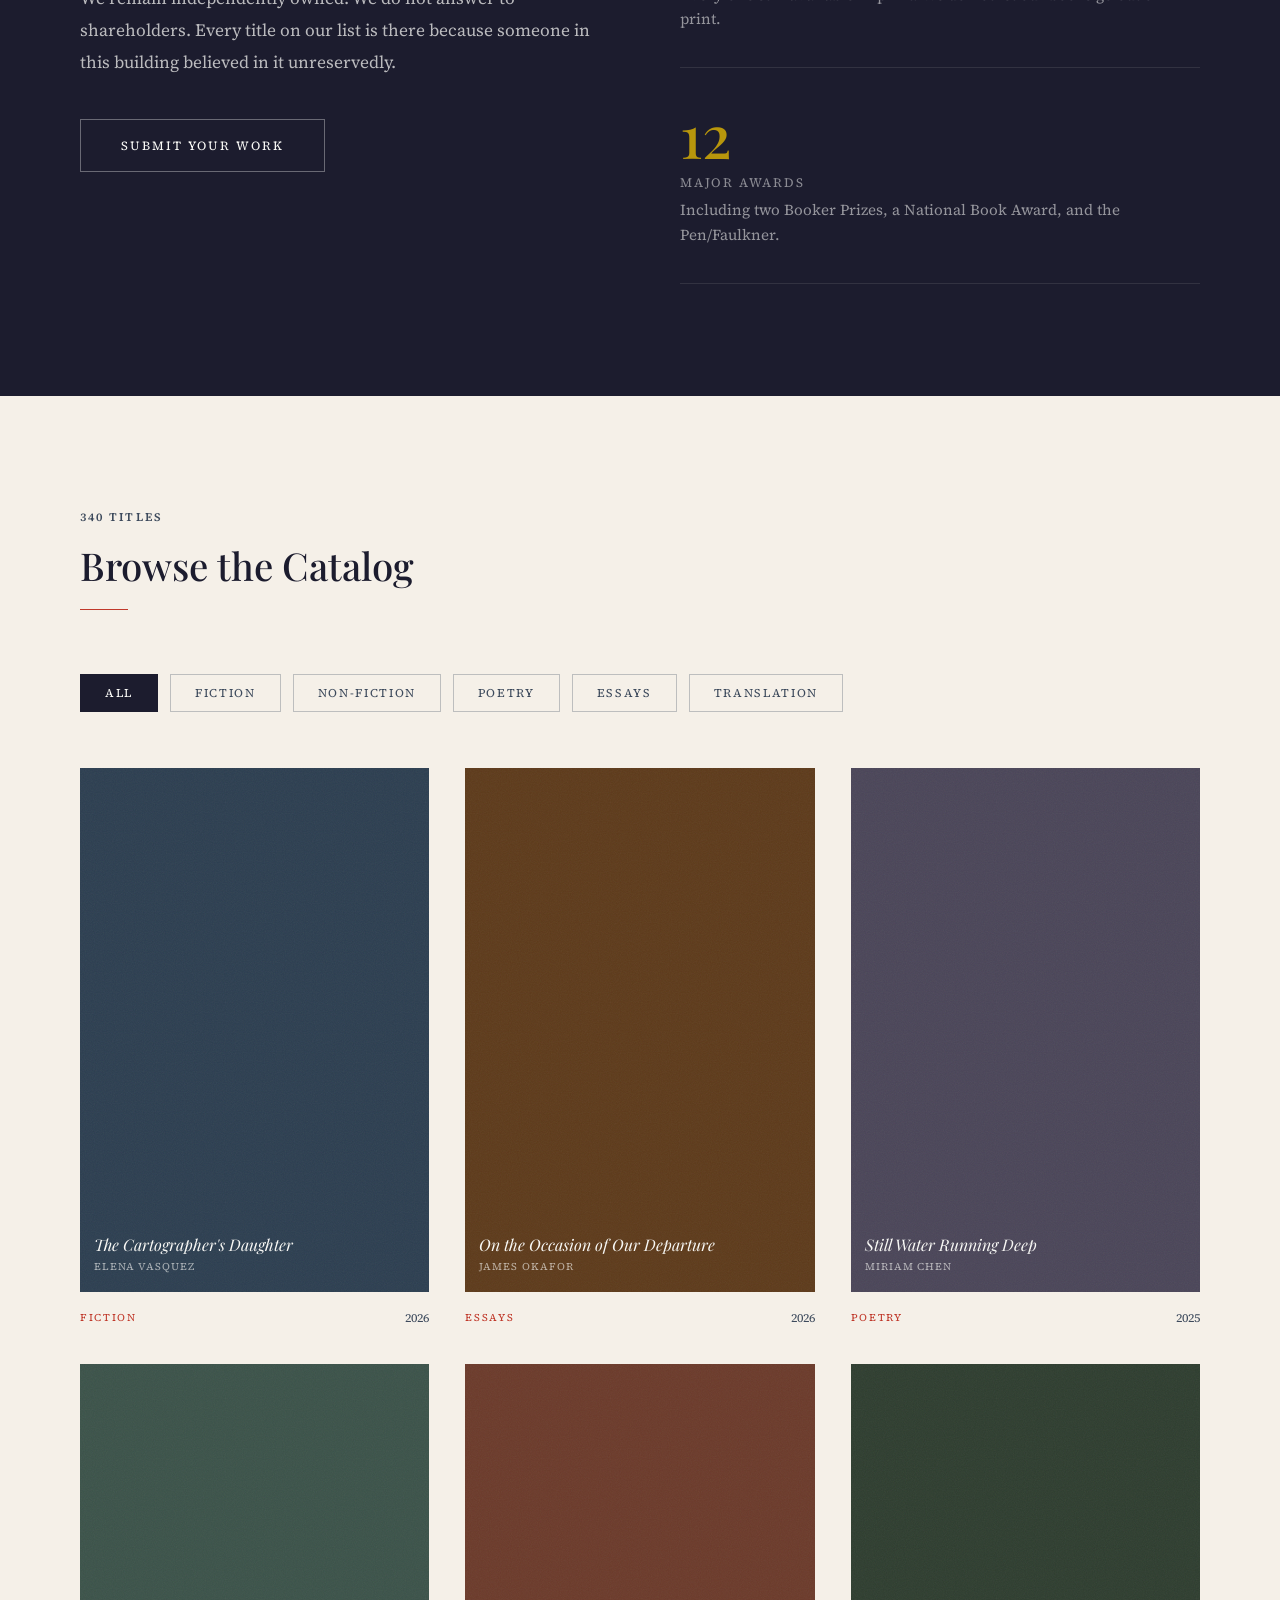
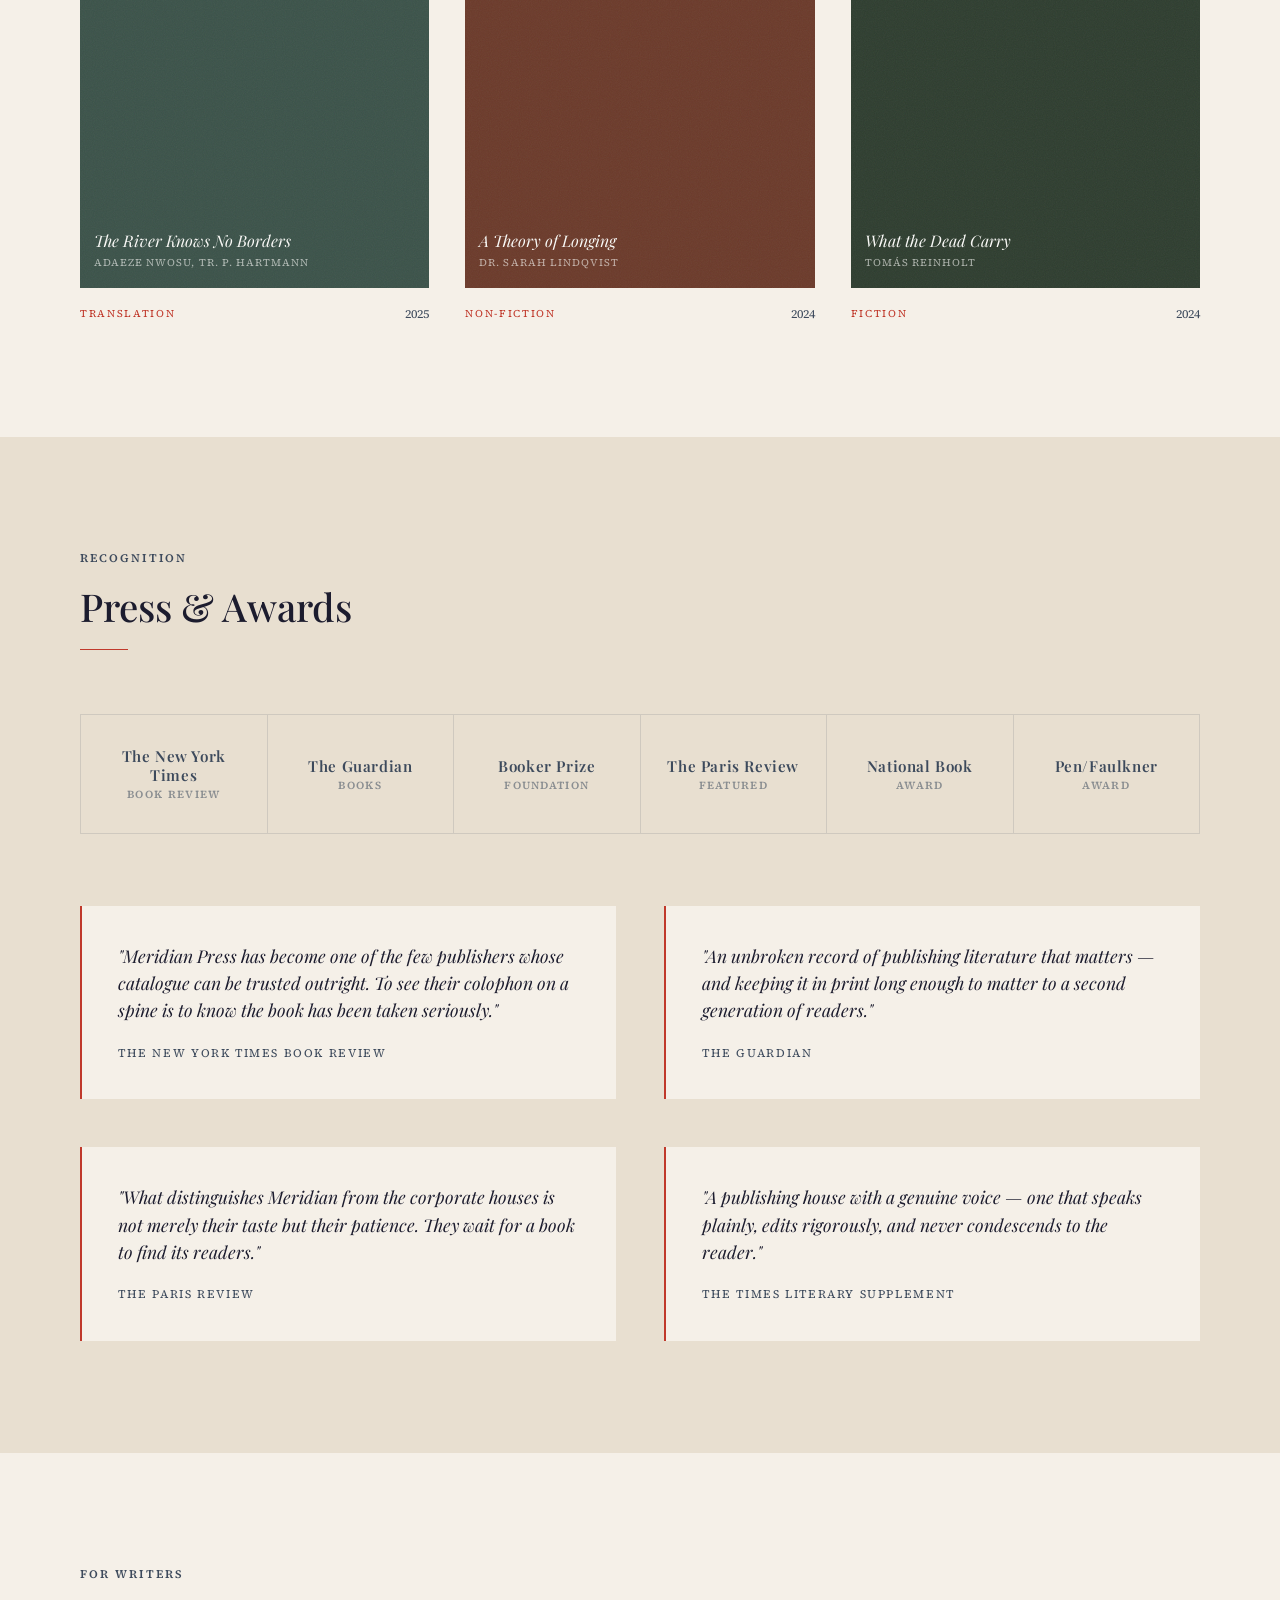
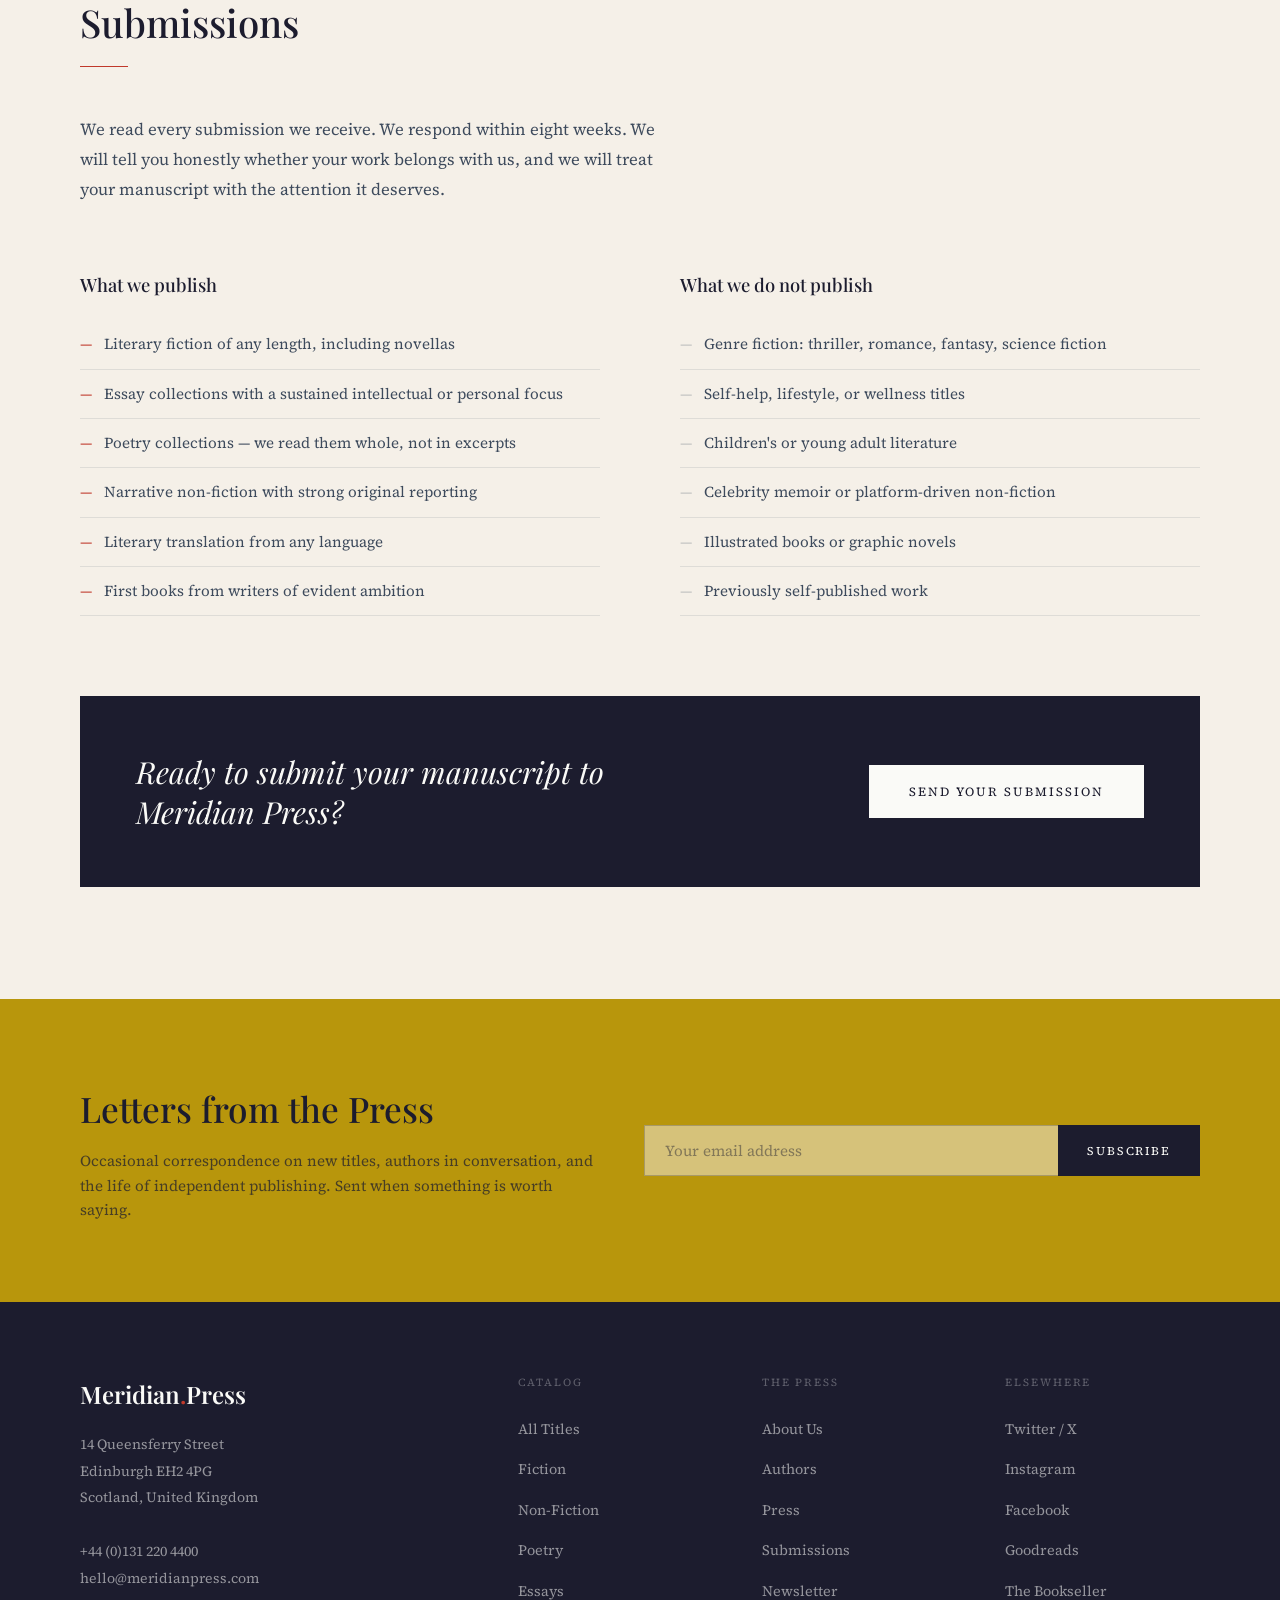
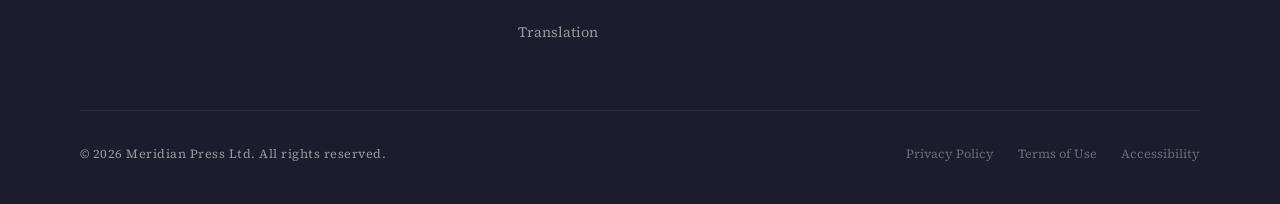
<file: meridian-press.html>
<!DOCTYPE html>
<html lang="en">
<head>
  <meta charset="UTF-8">
  <meta name="viewport" content="width=device-width, initial-scale=1.0">
  <title>Meridian Press — Independent Publishers Since 1987</title>
  <link rel="preconnect" href="https://fonts.googleapis.com">
  <link rel="preconnect" href="https://fonts.gstatic.com" crossorigin>
  <link href="https://fonts.googleapis.com/css2?family=Playfair+Display:ital,wght@0,400;0,500;0,600;0,700;1,400;1,500;1,600;1,700&family=Source+Serif+4:ital,opsz,wght@0,8..60,300;0,8..60,400;0,8..60,600;1,8..60,300;1,8..60,400&display=swap" rel="stylesheet">
  <style>
    /* ─── Custom Properties ─────────────────────────────────────────────────── */
    :root {
      --color-ink:        #1C1C2E;
      --color-parchment:  #F5F0E8;
      --color-vermilion:  #C0392B;
      --color-linen:      #E8DFD0;
      --color-slate:      #3D4A5C;
      --color-gold:       #B8960C;
      --color-white:      #FAFAF7;

      --font-display: 'Playfair Display', Georgia, serif;
      --font-body:    'Source Serif 4', Georgia, serif;

      --transition-slow: 0.4s ease;

      --section-pad: 112px;
      --section-pad-mobile: 64px;
    }

    /* ─── Reset ─────────────────────────────────────────────────────────────── */
    *, *::before, *::after { box-sizing: border-box; margin: 0; padding: 0; }
    html { scroll-behavior: smooth; }
    body {
      font-family: var(--font-body);
      background-color: var(--color-parchment);
      color: var(--color-ink);
      font-size: 18px;
      line-height: 1.7;
      -webkit-font-smoothing: antialiased;
    }

    /* Paper texture overlay via SVG noise */
    body::before {
      content: '';
      position: fixed;
      inset: 0;
      pointer-events: none;
      z-index: 1000;
      opacity: 0.028;
      background-image: url("data:image/svg+xml,%3Csvg xmlns='http://www.w3.org/2000/svg' width='300' height='300'%3E%3Cfilter id='noise'%3E%3CfeTurbulence type='fractalNoise' baseFrequency='0.75' numOctaves='4' stitchTiles='stitch'/%3E%3CfeColorMatrix type='saturate' values='0'/%3E%3C/filter%3E%3Crect width='300' height='300' filter='url(%23noise)' opacity='1'/%3E%3C/svg%3E");
    }

    img { display: block; max-width: 100%; }
    a { color: inherit; text-decoration: none; }
    ul { list-style: none; }
    button { cursor: pointer; font-family: inherit; }

    /* ─── Scroll Animation ──────────────────────────────────────────────────── */
    .fade-in {
      opacity: 0;
      transform: translateY(24px);
      transition: opacity 0.6s ease, transform 0.6s ease;
    }
    .fade-in.visible {
      opacity: 1;
      transform: translateY(0);
    }
    .fade-in-delay-1 { transition-delay: 0.1s; }
    .fade-in-delay-2 { transition-delay: 0.2s; }
    .fade-in-delay-3 { transition-delay: 0.3s; }
    .fade-in-delay-4 { transition-delay: 0.4s; }
    .fade-in-delay-5 { transition-delay: 0.5s; }

    /* ─── Typography Utilities ──────────────────────────────────────────────── */
    .display-xl {
      font-family: var(--font-display);
      font-size: clamp(3rem, 7vw, 5.5rem);
      font-weight: 500;
      line-height: 1.08;
      letter-spacing: -0.01em;
    }
    .display-lg {
      font-family: var(--font-display);
      font-size: clamp(2rem, 4vw, 3.25rem);
      font-weight: 500;
      line-height: 1.15;
    }
    .display-md {
      font-family: var(--font-display);
      font-size: clamp(1.5rem, 2.5vw, 2.25rem);
      font-weight: 500;
      line-height: 1.2;
    }
    .label {
      font-family: var(--font-body);
      font-size: 0.72rem;
      font-weight: 600;
      letter-spacing: 0.18em;
      text-transform: uppercase;
      color: var(--color-slate);
    }
    .section-heading {
      font-family: var(--font-display);
      font-size: clamp(1.75rem, 3vw, 2.75rem);
      font-weight: 500;
      line-height: 1.18;
      margin-bottom: 20px;
    }
    .section-heading + .rule {
      display: block;
      width: 48px;
      height: 1px;
      background: var(--color-vermilion);
      margin-bottom: 48px;
    }

    /* ─── Layout Utilities ──────────────────────────────────────────────────── */
    .container {
      max-width: 1200px;
      margin: 0 auto;
      padding: 0 40px;
    }
    @media (max-width: 768px) {
      .container { padding: 0 20px; }
    }

    /* ─── Navigation ────────────────────────────────────────────────────────── */
    .nav {
      position: sticky;
      top: 0;
      z-index: 900;
      background: var(--color-ink);
      border-bottom: 1px solid rgba(245, 240, 232, 0.08);
      transition: background var(--transition-slow);
    }
    .nav__inner {
      display: flex;
      align-items: center;
      justify-content: space-between;
      height: 68px;
      max-width: 1200px;
      margin: 0 auto;
      padding: 0 40px;
    }
    .nav__logo {
      font-family: var(--font-display);
      font-size: 1.25rem;
      font-weight: 600;
      color: var(--color-white);
      letter-spacing: 0.03em;
    }
    .nav__logo span {
      color: var(--color-vermilion);
    }
    .nav__links {
      display: flex;
      align-items: center;
      gap: 36px;
    }
    .nav__links a {
      font-family: var(--font-body);
      font-size: 0.78rem;
      font-weight: 400;
      letter-spacing: 0.12em;
      text-transform: uppercase;
      color: rgba(250, 250, 247, 0.72);
      transition: color var(--transition-slow);
    }
    .nav__links a:hover { color: var(--color-white); }
    .nav__cta {
      font-size: 0.72rem;
      letter-spacing: 0.14em;
      text-transform: uppercase;
      color: var(--color-white);
      border: 1px solid rgba(250, 250, 247, 0.3);
      padding: 8px 20px;
      transition: border-color var(--transition-slow), background var(--transition-slow);
    }
    .nav__cta:hover {
      border-color: var(--color-vermilion);
      background: rgba(192, 57, 43, 0.12);
      color: var(--color-white);
    }
    .nav__hamburger {
      display: none;
      flex-direction: column;
      gap: 5px;
      background: none;
      border: none;
      padding: 4px;
    }
    .nav__hamburger span {
      display: block;
      width: 24px;
      height: 1px;
      background: var(--color-white);
      transition: transform var(--transition-slow), opacity var(--transition-slow);
    }
    @media (max-width: 768px) {
      .nav__inner { padding: 0 20px; }
      .nav__links { display: none; }
      .nav__hamburger { display: flex; }
      .nav.open .nav__links {
        display: flex;
        flex-direction: column;
        position: absolute;
        top: 68px;
        left: 0;
        right: 0;
        background: var(--color-ink);
        padding: 24px 20px 32px;
        gap: 24px;
        border-bottom: 1px solid rgba(245,240,232,0.08);
        align-items: flex-start;
      }
      .nav.open .nav__links a { font-size: 0.9rem; }
    }

    /* ─── Hero ──────────────────────────────────────────────────────────────── */
    .hero {
      min-height: 100svh;
      background: var(--color-ink);
      display: flex;
      align-items: center;
      position: relative;
      overflow: hidden;
      padding: 120px 0;
    }
    .hero__bg-text {
      position: absolute;
      right: -60px;
      top: 50%;
      transform: translateY(-50%) rotate(90deg);
      font-family: var(--font-display);
      font-size: 22vw;
      font-weight: 700;
      color: rgba(245, 240, 232, 0.022);
      white-space: nowrap;
      pointer-events: none;
      user-select: none;
      letter-spacing: -0.04em;
    }
    .hero__inner {
      position: relative;
      z-index: 2;
      max-width: 860px;
    }
    .hero__label {
      color: var(--color-vermilion);
      margin-bottom: 32px;
      display: flex;
      align-items: center;
      gap: 16px;
    }
    .hero__label::before {
      content: '';
      display: block;
      width: 48px;
      height: 1px;
      background: var(--color-vermilion);
    }
    .hero__headline {
      font-family: var(--font-display);
      font-size: clamp(3.25rem, 8vw, 6.5rem);
      font-weight: 500;
      font-style: italic;
      line-height: 1.04;
      color: var(--color-white);
      letter-spacing: -0.015em;
      margin-bottom: 40px;
    }
    .hero__sub {
      font-family: var(--font-body);
      font-size: 1.15rem;
      color: rgba(250, 250, 247, 0.62);
      max-width: 520px;
      line-height: 1.75;
      margin-bottom: 56px;
    }
    .hero__rule {
      width: 100%;
      height: 1px;
      background: rgba(245, 240, 232, 0.12);
      margin-bottom: 56px;
    }
    .btn-primary {
      display: inline-block;
      font-family: var(--font-body);
      font-size: 0.78rem;
      letter-spacing: 0.16em;
      text-transform: uppercase;
      color: var(--color-ink);
      background: var(--color-white);
      padding: 16px 40px;
      transition: background var(--transition-slow), color var(--transition-slow);
    }
    .btn-primary:hover {
      background: var(--color-linen);
    }
    .btn-outline {
      display: inline-block;
      font-family: var(--font-body);
      font-size: 0.78rem;
      letter-spacing: 0.16em;
      text-transform: uppercase;
      color: var(--color-white);
      border: 1px solid rgba(250, 250, 247, 0.35);
      padding: 15px 40px;
      transition: border-color var(--transition-slow), background var(--transition-slow);
    }
    .btn-outline:hover {
      border-color: var(--color-white);
      background: rgba(250,250,247,0.06);
    }
    .btn-dark {
      display: inline-block;
      font-family: var(--font-body);
      font-size: 0.78rem;
      letter-spacing: 0.16em;
      text-transform: uppercase;
      color: var(--color-white);
      background: var(--color-ink);
      padding: 16px 40px;
      border: 1px solid var(--color-ink);
      transition: background var(--transition-slow), color var(--transition-slow);
    }
    .btn-dark:hover {
      background: var(--color-slate);
      border-color: var(--color-slate);
    }

    /* ─── New Releases ──────────────────────────────────────────────────────── */
    .new-releases {
      padding: var(--section-pad) 0;
      background: var(--color-parchment);
    }
    .new-releases__header {
      margin-bottom: 64px;
    }
    .books-grid {
      display: grid;
      grid-template-columns: repeat(3, 1fr);
      gap: 48px;
    }
    @media (max-width: 900px) {
      .books-grid { grid-template-columns: repeat(2, 1fr); gap: 32px; }
    }
    @media (max-width: 560px) {
      .books-grid { grid-template-columns: 1fr; gap: 40px; }
    }
    .book-card {
      display: flex;
      flex-direction: column;
    }
    .book-cover {
      aspect-ratio: 2 / 3;
      position: relative;
      overflow: hidden;
      margin-bottom: 24px;
    }
    .book-cover__rect {
      position: absolute;
      inset: 0;
      display: flex;
      flex-direction: column;
      justify-content: flex-end;
      padding: 24px 20px;
    }
    .book-cover__title {
      font-family: var(--font-display);
      font-style: italic;
      font-size: 1.3rem;
      line-height: 1.2;
      color: var(--color-white);
      margin-bottom: 6px;
    }
    .book-cover__author-small {
      font-family: var(--font-body);
      font-size: 0.72rem;
      letter-spacing: 0.1em;
      text-transform: uppercase;
      color: rgba(250,250,247,0.65);
    }
    /* SVG grain on book covers */
    .book-cover::after {
      content: '';
      position: absolute;
      inset: 0;
      opacity: 0.07;
      background-image: url("data:image/svg+xml,%3Csvg xmlns='http://www.w3.org/2000/svg' width='200' height='200'%3E%3Cfilter id='n'%3E%3CfeTurbulence type='fractalNoise' baseFrequency='0.9' numOctaves='4' stitchTiles='stitch'/%3E%3C/filter%3E%3Crect width='200' height='200' filter='url(%23n)'/%3E%3C/svg%3E");
      pointer-events: none;
    }
    .book-card__genre {
      display: inline-block;
      font-family: var(--font-body);
      font-size: 0.66rem;
      letter-spacing: 0.18em;
      text-transform: uppercase;
      color: var(--color-vermilion);
      margin-bottom: 10px;
    }
    .book-card__title {
      font-family: var(--font-display);
      font-size: 1.2rem;
      font-weight: 500;
      line-height: 1.25;
      margin-bottom: 6px;
    }
    .book-card__author {
      font-family: var(--font-body);
      font-size: 0.88rem;
      color: var(--color-slate);
    }

    /* ─── Featured Author ───────────────────────────────────────────────────── */
    .featured-author {
      padding: var(--section-pad) 0;
      background: var(--color-linen);
    }
    .featured-author__inner {
      display: grid;
      grid-template-columns: 1fr 1fr;
      gap: 80px;
      align-items: center;
    }
    @media (max-width: 768px) {
      .featured-author__inner {
        grid-template-columns: 1fr;
        gap: 48px;
      }
    }
    .author-photo-wrap {
      display: flex;
      justify-content: center;
    }
    .author-photo {
      width: 320px;
      height: 320px;
      border-radius: 50%;
      background: var(--color-slate);
      display: flex;
      align-items: center;
      justify-content: center;
      position: relative;
      overflow: hidden;
      flex-shrink: 0;
    }
    .author-photo__initials {
      font-family: var(--font-display);
      font-size: 5rem;
      font-style: italic;
      font-weight: 500;
      color: rgba(250,250,247,0.3);
      z-index: 1;
    }
    .author-photo::before {
      content: '';
      position: absolute;
      inset: 0;
      background: radial-gradient(ellipse at 40% 35%, #5c6a7c 0%, #2a3540 70%);
    }
    .author-photo::after {
      content: '';
      position: absolute;
      inset: 0;
      opacity: 0.06;
      background-image: url("data:image/svg+xml,%3Csvg xmlns='http://www.w3.org/2000/svg' width='200' height='200'%3E%3Cfilter id='n'%3E%3CfeTurbulence type='fractalNoise' baseFrequency='0.8' numOctaves='4' stitchTiles='stitch'/%3E%3C/filter%3E%3Crect width='200' height='200' filter='url(%23n)'/%3E%3C/svg%3E");
    }
    @media (max-width: 768px) {
      .author-photo { width: 240px; height: 240px; }
    }
    .featured-author__content {}
    .featured-author__label { margin-bottom: 32px; }
    .featured-author__quote {
      font-family: var(--font-display);
      font-style: italic;
      font-size: clamp(1.3rem, 2.2vw, 1.75rem);
      line-height: 1.45;
      color: var(--color-ink);
      margin-bottom: 32px;
      padding-left: 24px;
      border-left: 2px solid var(--color-vermilion);
    }
    .featured-author__name {
      font-family: var(--font-display);
      font-size: 1.6rem;
      font-weight: 600;
      margin-bottom: 4px;
    }
    .featured-author__bio-role {
      font-size: 0.82rem;
      color: var(--color-slate);
      letter-spacing: 0.08em;
      margin-bottom: 24px;
    }
    .featured-author__bio {
      font-size: 1rem;
      color: var(--color-slate);
      line-height: 1.8;
      margin-bottom: 36px;
    }

    /* ─── About the Press ───────────────────────────────────────────────────── */
    .about {
      padding: var(--section-pad) 0;
      background: var(--color-ink);
      color: var(--color-white);
    }
    .about__inner {
      display: grid;
      grid-template-columns: 1fr 1fr;
      gap: 80px;
      align-items: start;
    }
    @media (max-width: 768px) {
      .about__inner { grid-template-columns: 1fr; gap: 48px; }
    }
    .about .section-heading { color: var(--color-white); }
    .about .section-heading + .rule { background: var(--color-vermilion); }
    .about__mission {
      font-size: 1.08rem;
      line-height: 1.85;
      color: rgba(250,250,247,0.72);
      margin-bottom: 40px;
    }
    .about__mission strong {
      color: var(--color-white);
      font-weight: 400;
      font-style: italic;
    }
    .stats-col { display: flex; flex-direction: column; gap: 0; }
    .stat-item {
      padding: 36px 0;
      border-bottom: 1px solid rgba(245,240,232,0.1);
      display: flex;
      align-items: flex-start;
      gap: 24px;
    }
    .stat-item:first-child { border-top: 1px solid rgba(245,240,232,0.1); }
    .stat-number {
      font-family: var(--font-display);
      font-size: clamp(2.5rem, 5vw, 3.75rem);
      font-weight: 500;
      color: var(--color-gold);
      line-height: 1;
      min-width: 120px;
    }
    .stat-label {
      font-family: var(--font-body);
      font-size: 0.8rem;
      letter-spacing: 0.14em;
      text-transform: uppercase;
      color: rgba(250,250,247,0.5);
      margin-top: 8px;
    }
    .stat-desc {
      font-size: 0.95rem;
      color: rgba(250,250,247,0.55);
      margin-top: 4px;
      line-height: 1.6;
    }

    /* ─── Catalog Browse ────────────────────────────────────────────────────── */
    .catalog {
      padding: var(--section-pad) 0;
      background: var(--color-parchment);
    }
    .catalog__filters {
      display: flex;
      flex-wrap: wrap;
      gap: 12px;
      margin-bottom: 56px;
    }
    .filter-btn {
      font-family: var(--font-body);
      font-size: 0.74rem;
      letter-spacing: 0.14em;
      text-transform: uppercase;
      color: var(--color-slate);
      background: none;
      border: 1px solid rgba(61,74,92,0.3);
      padding: 10px 24px;
      transition: all var(--transition-slow);
    }
    .filter-btn:hover,
    .filter-btn.active {
      background: var(--color-ink);
      color: var(--color-white);
      border-color: var(--color-ink);
    }
    .catalog-grid {
      display: grid;
      grid-template-columns: repeat(3, 1fr);
      gap: 36px;
    }
    @media (max-width: 900px) {
      .catalog-grid { grid-template-columns: repeat(2, 1fr); }
    }
    @media (max-width: 560px) {
      .catalog-grid { grid-template-columns: repeat(2, 1fr); gap: 20px; }
    }
    .catalog-book {
      display: flex;
      flex-direction: column;
    }
    .catalog-book__cover {
      aspect-ratio: 2 / 3;
      position: relative;
      overflow: hidden;
      margin-bottom: 16px;
    }
    .catalog-book__cover-inner {
      position: absolute;
      inset: 0;
      display: flex;
      flex-direction: column;
      justify-content: flex-end;
      padding: 16px 14px;
    }
    .catalog-book__cover::after {
      content: '';
      position: absolute;
      inset: 0;
      opacity: 0.07;
      background-image: url("data:image/svg+xml,%3Csvg xmlns='http://www.w3.org/2000/svg' width='200' height='200'%3E%3Cfilter id='n'%3E%3CfeTurbulence type='fractalNoise' baseFrequency='0.9' numOctaves='4' stitchTiles='stitch'/%3E%3C/filter%3E%3Crect width='200' height='200' filter='url(%23n)'/%3E%3C/svg%3E");
      pointer-events: none;
    }
    .catalog-book__title {
      font-family: var(--font-display);
      font-style: italic;
      font-size: 1rem;
      line-height: 1.2;
      color: var(--color-white);
      margin-bottom: 4px;
    }
    .catalog-book__author-sm {
      font-size: 0.65rem;
      letter-spacing: 0.1em;
      text-transform: uppercase;
      color: rgba(250,250,247,0.6);
    }
    .catalog-book__meta {
      display: flex;
      justify-content: space-between;
      align-items: center;
    }
    .catalog-book__genre {
      font-size: 0.65rem;
      letter-spacing: 0.16em;
      text-transform: uppercase;
      color: var(--color-vermilion);
    }
    .catalog-book__year {
      font-size: 0.75rem;
      color: var(--color-slate);
    }
    .catalog-book[data-genre].hidden { display: none; }

    /* ─── Press & Awards ────────────────────────────────────────────────────── */
    .press {
      padding: var(--section-pad) 0;
      background: var(--color-linen);
    }
    .press-outlets {
      display: flex;
      flex-wrap: wrap;
      gap: 0;
      border-top: 1px solid rgba(61,74,92,0.15);
      border-left: 1px solid rgba(61,74,92,0.15);
      margin-bottom: 72px;
    }
    .press-outlet {
      flex: 1 1 160px;
      border-right: 1px solid rgba(61,74,92,0.15);
      border-bottom: 1px solid rgba(61,74,92,0.15);
      padding: 32px 24px;
      display: flex;
      align-items: center;
      justify-content: center;
      text-align: center;
    }
    .press-outlet__name {
      font-family: var(--font-display);
      font-size: 0.95rem;
      font-weight: 600;
      letter-spacing: 0.04em;
      color: var(--color-slate);
      line-height: 1.2;
    }
    .press-outlet__name em {
      display: block;
      font-size: 0.68rem;
      font-style: normal;
      letter-spacing: 0.12em;
      text-transform: uppercase;
      color: rgba(61,74,92,0.55);
      margin-top: 4px;
      font-family: var(--font-body);
    }
    .press-quotes {
      display: grid;
      grid-template-columns: repeat(2, 1fr);
      gap: 48px;
    }
    @media (max-width: 768px) {
      .press-quotes { grid-template-columns: 1fr; gap: 36px; }
    }
    .press-quote {
      padding: 36px;
      background: var(--color-parchment);
      border-left: 2px solid var(--color-vermilion);
    }
    .press-quote__text {
      font-family: var(--font-display);
      font-style: italic;
      font-size: 1.1rem;
      line-height: 1.55;
      color: var(--color-ink);
      margin-bottom: 20px;
    }
    .press-quote__source {
      font-size: 0.72rem;
      letter-spacing: 0.14em;
      text-transform: uppercase;
      color: var(--color-slate);
    }

    /* ─── Submissions ───────────────────────────────────────────────────────── */
    .submissions {
      padding: var(--section-pad) 0;
      background: var(--color-parchment);
    }
    .submissions__inner {
      display: grid;
      grid-template-columns: 1fr 1fr;
      gap: 80px;
    }
    @media (max-width: 768px) {
      .submissions__inner { grid-template-columns: 1fr; gap: 48px; }
    }
    .submissions__list-title {
      font-family: var(--font-display);
      font-size: 1.15rem;
      font-weight: 500;
      margin-bottom: 20px;
    }
    .submissions__list {
      display: flex;
      flex-direction: column;
      gap: 0;
    }
    .submissions__list li {
      font-size: 0.95rem;
      line-height: 1.6;
      color: var(--color-slate);
      padding: 12px 0;
      border-bottom: 1px solid rgba(61,74,92,0.12);
      display: flex;
      align-items: baseline;
      gap: 12px;
    }
    .submissions__list li::before {
      content: '—';
      color: var(--color-vermilion);
      flex-shrink: 0;
    }
    .submissions__list.no li::before {
      content: '—';
      color: rgba(61,74,92,0.3);
    }
    .submissions__cta {
      grid-column: 1 / -1;
      padding: 56px;
      background: var(--color-ink);
      color: var(--color-white);
      display: flex;
      align-items: center;
      justify-content: space-between;
      gap: 32px;
      flex-wrap: wrap;
    }
    .submissions__cta-text {
      font-family: var(--font-display);
      font-size: clamp(1.3rem, 2.5vw, 1.9rem);
      font-style: italic;
      line-height: 1.3;
      max-width: 560px;
    }

    /* ─── Newsletter ────────────────────────────────────────────────────────── */
    .newsletter {
      padding: 80px 0;
      background: var(--color-gold);
    }
    .newsletter__inner {
      display: flex;
      align-items: center;
      justify-content: space-between;
      gap: 48px;
      flex-wrap: wrap;
    }
    .newsletter__copy {
      flex: 1 1 320px;
    }
    .newsletter__heading {
      font-family: var(--font-display);
      font-size: clamp(1.5rem, 3vw, 2.2rem);
      font-weight: 500;
      color: var(--color-ink);
      margin-bottom: 10px;
    }
    .newsletter__sub {
      font-size: 0.95rem;
      color: rgba(28,28,46,0.72);
      line-height: 1.6;
    }
    .newsletter__form {
      flex: 1 1 360px;
      display: flex;
      gap: 0;
    }
    .newsletter__input {
      flex: 1;
      font-family: var(--font-body);
      font-size: 0.95rem;
      color: var(--color-ink);
      background: rgba(245,240,232,0.5);
      border: 1px solid rgba(28,28,46,0.25);
      border-right: none;
      padding: 14px 20px;
      outline: none;
      transition: background var(--transition-slow), border-color var(--transition-slow);
    }
    .newsletter__input::placeholder { color: rgba(28,28,46,0.45); }
    .newsletter__input:focus {
      background: rgba(245,240,232,0.8);
      border-color: var(--color-ink);
    }
    .newsletter__btn {
      font-family: var(--font-body);
      font-size: 0.74rem;
      letter-spacing: 0.16em;
      text-transform: uppercase;
      color: var(--color-white);
      background: var(--color-ink);
      border: 1px solid var(--color-ink);
      padding: 14px 28px;
      transition: background var(--transition-slow);
    }
    .newsletter__btn:hover { background: var(--color-slate); border-color: var(--color-slate); }

    /* ─── Footer ────────────────────────────────────────────────────────────── */
    .footer {
      background: var(--color-ink);
      color: rgba(250,250,247,0.55);
      padding: 72px 0 40px;
    }
    .footer__grid {
      display: grid;
      grid-template-columns: 2fr 1fr 1fr 1fr;
      gap: 48px;
      margin-bottom: 64px;
    }
    @media (max-width: 900px) {
      .footer__grid { grid-template-columns: 1fr 1fr; }
    }
    @media (max-width: 560px) {
      .footer__grid { grid-template-columns: 1fr; gap: 36px; }
    }
    .footer__logo {
      font-family: var(--font-display);
      font-size: 1.5rem;
      font-weight: 600;
      color: var(--color-white);
      margin-bottom: 16px;
    }
    .footer__logo span { color: var(--color-vermilion); }
    .footer__address {
      font-size: 0.88rem;
      line-height: 1.9;
      font-style: normal;
    }
    .footer__col-title {
      font-family: var(--font-body);
      font-size: 0.68rem;
      letter-spacing: 0.18em;
      text-transform: uppercase;
      color: rgba(250,250,247,0.3);
      margin-bottom: 20px;
    }
    .footer__links {
      display: flex;
      flex-direction: column;
      gap: 10px;
    }
    .footer__links a {
      font-size: 0.9rem;
      color: rgba(250,250,247,0.55);
      transition: color var(--transition-slow);
    }
    .footer__links a:hover { color: var(--color-white); }
    .footer__bottom {
      border-top: 1px solid rgba(245,240,232,0.08);
      padding-top: 32px;
      display: flex;
      justify-content: space-between;
      align-items: center;
      flex-wrap: wrap;
      gap: 16px;
    }
    .footer__copy {
      font-size: 0.78rem;
      letter-spacing: 0.04em;
    }
    .footer__legal {
      display: flex;
      gap: 24px;
    }
    .footer__legal a {
      font-size: 0.78rem;
      color: rgba(250,250,247,0.35);
      transition: color var(--transition-slow);
    }
    .footer__legal a:hover { color: rgba(250,250,247,0.7); }

    /* ─── Section padding mobile ────────────────────────────────────────────── */
    @media (max-width: 768px) {
      .new-releases,
      .featured-author,
      .about,
      .catalog,
      .press,
      .submissions { padding: var(--section-pad-mobile) 0; }
    }
  </style>
</head>
<body>

  <!-- ─── Navigation ──────────────────────────────────────────────────────── -->
  <nav class="nav" id="main-nav">
    <div class="nav__inner">
      <a href="#" class="nav__logo">Meridian<span>.</span>Press</a>
      <ul class="nav__links">
        <li><a href="#catalog">Catalog</a></li>
        <li><a href="#featured-author">Authors</a></li>
        <li><a href="#about">About</a></li>
        <li><a href="#submissions">Submissions</a></li>
        <li><a href="#newsletter">Contact</a></li>
        <li><a href="#catalog" class="nav__cta">Browse Books</a></li>
      </ul>
      <button class="nav__hamburger" id="hamburger" aria-label="Open navigation" aria-expanded="false">
        <span></span><span></span><span></span>
      </button>
    </div>
  </nav>

  <!-- ─── Hero ────────────────────────────────────────────────────────────── -->
  <section class="hero" aria-label="Hero">
    <div class="hero__bg-text" aria-hidden="true">Meridian</div>
    <div class="container">
      <div class="hero__inner">
        <p class="label hero__label fade-in">Independent Publishing Since 1987</p>
        <h1 class="hero__headline fade-in fade-in-delay-1">
          Books that<br>hold their ground<br>against time.
        </h1>
        <div class="hero__rule fade-in fade-in-delay-2"></div>
        <p class="hero__sub fade-in fade-in-delay-2">
          Meridian Press publishes literature of consequence — voices that disturb, comfort, and endure. Our list spans literary fiction, narrative non-fiction, poetry, and translation.
        </p>
        <div class="fade-in fade-in-delay-3">
          <a href="#new-releases" class="btn-primary">Explore New Releases</a>
          &nbsp;&nbsp;&nbsp;
          <a href="#about" class="btn-outline">Our Story</a>
        </div>
      </div>
    </div>
  </section>

  <!-- ─── New Releases ────────────────────────────────────────────────────── -->
  <section class="new-releases" id="new-releases" aria-labelledby="releases-heading">
    <div class="container">
      <div class="new-releases__header fade-in">
        <p class="label" style="margin-bottom:16px;">Autumn 2026</p>
        <h2 class="section-heading" id="releases-heading">New Releases</h2>
        <span class="rule"></span>
      </div>

      <div class="books-grid">

        <!-- Book 1 -->
        <article class="book-card fade-in fade-in-delay-1">
          <div class="book-cover">
            <div class="book-cover__rect" style="background-color:#2C3E50;">
              <p class="book-cover__title">The Cartographer's Daughter</p>
              <p class="book-cover__author-small">Elena Vasquez</p>
            </div>
          </div>
          <span class="book-card__genre">Literary Fiction</span>
          <h3 class="book-card__title">The Cartographer's Daughter</h3>
          <p class="book-card__author">Elena Vasquez</p>
        </article>

        <!-- Book 2 -->
        <article class="book-card fade-in fade-in-delay-2">
          <div class="book-cover">
            <div class="book-cover__rect" style="background-color:#5D3A1A;">
              <p class="book-cover__title">On the Occasion of Our Departure</p>
              <p class="book-cover__author-small">James Okafor</p>
            </div>
          </div>
          <span class="book-card__genre">Essays</span>
          <h3 class="book-card__title">On the Occasion of Our Departure</h3>
          <p class="book-card__author">James Okafor</p>
        </article>

        <!-- Book 3 -->
        <article class="book-card fade-in fade-in-delay-3">
          <div class="book-cover">
            <div class="book-cover__rect" style="background-color:#4A4558;">
              <p class="book-cover__title">Still Water Running Deep</p>
              <p class="book-cover__author-small">Miriam Chen</p>
            </div>
          </div>
          <span class="book-card__genre">Poetry</span>
          <h3 class="book-card__title">Still Water Running Deep</h3>
          <p class="book-card__author">Miriam Chen</p>
        </article>

      </div>
    </div>
  </section>

  <!-- ─── Featured Author ─────────────────────────────────────────────────── -->
  <section class="featured-author" id="featured-author" aria-labelledby="author-heading">
    <div class="container">
      <div class="featured-author__inner">

        <div class="author-photo-wrap fade-in">
          <div class="author-photo" role="img" aria-label="Portrait of James Okafor">
            <span class="author-photo__initials">JO</span>
          </div>
        </div>

        <div class="featured-author__content fade-in fade-in-delay-2">
          <p class="label featured-author__label">Featured Author</p>
          <blockquote class="featured-author__quote">
            "To write is not to speak of the world — it is to make the world pause long enough to hear itself."
          </blockquote>
          <h2 class="featured-author__name" id="author-heading">James Okafor</h2>
          <p class="featured-author__bio-role">Essayist — Lagos, London, New York</p>
          <p class="featured-author__bio">
            James Okafor's essays are acts of sustained attention — patient, morally awake, and generous in their complexity. His work has appeared in <em>Granta</em>, <em>The Paris Review</em>, and <em>The London Review of Books</em>. His third collection with Meridian Press, <em>On the Occasion of Our Departure</em>, traces the interior life of migration.
          </p>
          <a href="#catalog" class="btn-dark">Read the Collection</a>
        </div>

      </div>
    </div>
  </section>

  <!-- ─── About the Press ─────────────────────────────────────────────────── -->
  <section class="about" id="about" aria-labelledby="about-heading">
    <div class="container">
      <div class="about__inner">

        <div class="fade-in">
          <p class="label" style="color:rgba(250,250,247,0.4); margin-bottom:20px;">Who We Are</p>
          <h2 class="section-heading" id="about-heading">A Press Built on Conviction</h2>
          <span class="rule"></span>
          <p class="about__mission">
            Founded in Edinburgh in 1987, Meridian Press began as a single editor's wager: that <strong>readers hunger for books of genuine literary ambition</strong>, and that those books deserve to be published with care and kept in print for decades.
          </p>
          <p class="about__mission">
            We remain independently owned. We do not answer to shareholders. Every title on our list is there because someone in this building believed in it unreservedly.
          </p>
          <a href="#submissions" class="btn-outline">Submit Your Work</a>
        </div>

        <div class="stats-col fade-in fade-in-delay-2">
          <div class="stat-item">
            <div>
              <div class="stat-number">1987</div>
              <div class="stat-label">Founded</div>
              <div class="stat-desc">Edinburgh, Scotland. Still independent after nearly four decades.</div>
            </div>
          </div>
          <div class="stat-item">
            <div>
              <div class="stat-number">340</div>
              <div class="stat-label">Titles Published</div>
              <div class="stat-desc">Every one still available in print. We do not let our books go out of print.</div>
            </div>
          </div>
          <div class="stat-item">
            <div>
              <div class="stat-number">12</div>
              <div class="stat-label">Major Awards</div>
              <div class="stat-desc">Including two Booker Prizes, a National Book Award, and the Pen/Faulkner.</div>
            </div>
          </div>
        </div>

      </div>
    </div>
  </section>

  <!-- ─── Catalog Browse ───────────────────────────────────────────────────── -->
  <section class="catalog" id="catalog" aria-labelledby="catalog-heading">
    <div class="container">
      <div class="fade-in" style="margin-bottom:64px;">
        <p class="label" style="margin-bottom:16px;">340 Titles</p>
        <h2 class="section-heading" id="catalog-heading">Browse the Catalog</h2>
        <span class="rule"></span>
      </div>

      <div class="catalog__filters fade-in" role="group" aria-label="Filter by genre">
        <button class="filter-btn active" data-filter="all">All</button>
        <button class="filter-btn" data-filter="fiction">Fiction</button>
        <button class="filter-btn" data-filter="nonfiction">Non-Fiction</button>
        <button class="filter-btn" data-filter="poetry">Poetry</button>
        <button class="filter-btn" data-filter="essays">Essays</button>
        <button class="filter-btn" data-filter="translation">Translation</button>
      </div>

      <div class="catalog-grid" id="catalog-grid">

        <article class="catalog-book fade-in" data-genre="fiction">
          <div class="catalog-book__cover">
            <div class="catalog-book__cover-inner" style="background-color:#2C3E50;">
              <p class="catalog-book__title">The Cartographer's Daughter</p>
              <p class="catalog-book__author-sm">Elena Vasquez</p>
            </div>
          </div>
          <div class="catalog-book__meta">
            <span class="catalog-book__genre">Fiction</span>
            <span class="catalog-book__year">2026</span>
          </div>
        </article>

        <article class="catalog-book fade-in fade-in-delay-1" data-genre="essays">
          <div class="catalog-book__cover">
            <div class="catalog-book__cover-inner" style="background-color:#5D3A1A;">
              <p class="catalog-book__title">On the Occasion of Our Departure</p>
              <p class="catalog-book__author-sm">James Okafor</p>
            </div>
          </div>
          <div class="catalog-book__meta">
            <span class="catalog-book__genre">Essays</span>
            <span class="catalog-book__year">2026</span>
          </div>
        </article>

        <article class="catalog-book fade-in fade-in-delay-2" data-genre="poetry">
          <div class="catalog-book__cover">
            <div class="catalog-book__cover-inner" style="background-color:#4A4558;">
              <p class="catalog-book__title">Still Water Running Deep</p>
              <p class="catalog-book__author-sm">Miriam Chen</p>
            </div>
          </div>
          <div class="catalog-book__meta">
            <span class="catalog-book__genre">Poetry</span>
            <span class="catalog-book__year">2025</span>
          </div>
        </article>

        <article class="catalog-book fade-in fade-in-delay-3" data-genre="translation">
          <div class="catalog-book__cover">
            <div class="catalog-book__cover-inner" style="background-color:#3B5249;">
              <p class="catalog-book__title">The River Knows No Borders</p>
              <p class="catalog-book__author-sm">Adaeze Nwosu, tr. P. Hartmann</p>
            </div>
          </div>
          <div class="catalog-book__meta">
            <span class="catalog-book__genre">Translation</span>
            <span class="catalog-book__year">2025</span>
          </div>
        </article>

        <article class="catalog-book fade-in fade-in-delay-4" data-genre="nonfiction">
          <div class="catalog-book__cover">
            <div class="catalog-book__cover-inner" style="background-color:#6B3A2A;">
              <p class="catalog-book__title">A Theory of Longing</p>
              <p class="catalog-book__author-sm">Dr. Sarah Lindqvist</p>
            </div>
          </div>
          <div class="catalog-book__meta">
            <span class="catalog-book__genre">Non-Fiction</span>
            <span class="catalog-book__year">2024</span>
          </div>
        </article>

        <article class="catalog-book fade-in fade-in-delay-5" data-genre="fiction">
          <div class="catalog-book__cover">
            <div class="catalog-book__cover-inner" style="background-color:#2E3D2F;">
              <p class="catalog-book__title">What the Dead Carry</p>
              <p class="catalog-book__author-sm">Tomás Reinholt</p>
            </div>
          </div>
          <div class="catalog-book__meta">
            <span class="catalog-book__genre">Fiction</span>
            <span class="catalog-book__year">2024</span>
          </div>
        </article>

      </div>
    </div>
  </section>

  <!-- ─── Press & Awards ──────────────────────────────────────────────────── -->
  <section class="press" id="press" aria-labelledby="press-heading">
    <div class="container">
      <div class="fade-in" style="margin-bottom:64px;">
        <p class="label" style="margin-bottom:16px;">Recognition</p>
        <h2 class="section-heading" id="press-heading">Press &amp; Awards</h2>
        <span class="rule"></span>
      </div>

      <div class="press-outlets fade-in" role="list" aria-label="Press and award recognition from">
        <div class="press-outlet" role="listitem">
          <div class="press-outlet__name">The New York Times<em>Book Review</em></div>
        </div>
        <div class="press-outlet" role="listitem">
          <div class="press-outlet__name">The Guardian<em>Books</em></div>
        </div>
        <div class="press-outlet" role="listitem">
          <div class="press-outlet__name">Booker Prize<em>Foundation</em></div>
        </div>
        <div class="press-outlet" role="listitem">
          <div class="press-outlet__name">The Paris Review<em>Featured</em></div>
        </div>
        <div class="press-outlet" role="listitem">
          <div class="press-outlet__name">National Book<em>Award</em></div>
        </div>
        <div class="press-outlet" role="listitem">
          <div class="press-outlet__name">Pen/Faulkner<em>Award</em></div>
        </div>
      </div>

      <div class="press-quotes">

        <blockquote class="press-quote fade-in">
          <p class="press-quote__text">
            "Meridian Press has become one of the few publishers whose catalogue can be trusted outright. To see their colophon on a spine is to know the book has been taken seriously."
          </p>
          <footer class="press-quote__source">The New York Times Book Review</footer>
        </blockquote>

        <blockquote class="press-quote fade-in fade-in-delay-1">
          <p class="press-quote__text">
            "An unbroken record of publishing literature that matters — and keeping it in print long enough to matter to a second generation of readers."
          </p>
          <footer class="press-quote__source">The Guardian</footer>
        </blockquote>

        <blockquote class="press-quote fade-in fade-in-delay-2">
          <p class="press-quote__text">
            "What distinguishes Meridian from the corporate houses is not merely their taste but their patience. They wait for a book to find its readers."
          </p>
          <footer class="press-quote__source">The Paris Review</footer>
        </blockquote>

        <blockquote class="press-quote fade-in fade-in-delay-3">
          <p class="press-quote__text">
            "A publishing house with a genuine voice — one that speaks plainly, edits rigorously, and never condescends to the reader."
          </p>
          <footer class="press-quote__source">The Times Literary Supplement</footer>
        </blockquote>

      </div>
    </div>
  </section>

  <!-- ─── Submissions ──────────────────────────────────────────────────────── -->
  <section class="submissions" id="submissions" aria-labelledby="submissions-heading">
    <div class="container">
      <div class="fade-in" style="margin-bottom:64px;">
        <p class="label" style="margin-bottom:16px;">For Writers</p>
        <h2 class="section-heading" id="submissions-heading">Submissions</h2>
        <span class="rule"></span>
        <p style="max-width:600px; font-size:1.05rem; color:var(--color-slate); line-height:1.8;">
          We read every submission we receive. We respond within eight weeks. We will tell you honestly whether your work belongs with us, and we will treat your manuscript with the attention it deserves.
        </p>
      </div>

      <div class="submissions__inner">

        <div class="fade-in">
          <h3 class="submissions__list-title">What we publish</h3>
          <ul class="submissions__list">
            <li>Literary fiction of any length, including novellas</li>
            <li>Essay collections with a sustained intellectual or personal focus</li>
            <li>Poetry collections — we read them whole, not in excerpts</li>
            <li>Narrative non-fiction with strong original reporting</li>
            <li>Literary translation from any language</li>
            <li>First books from writers of evident ambition</li>
          </ul>
        </div>

        <div class="fade-in fade-in-delay-1">
          <h3 class="submissions__list-title">What we do not publish</h3>
          <ul class="submissions__list no">
            <li>Genre fiction: thriller, romance, fantasy, science fiction</li>
            <li>Self-help, lifestyle, or wellness titles</li>
            <li>Children's or young adult literature</li>
            <li>Celebrity memoir or platform-driven non-fiction</li>
            <li>Illustrated books or graphic novels</li>
            <li>Previously self-published work</li>
          </ul>
        </div>

        <div class="submissions__cta fade-in">
          <p class="submissions__cta-text">
            Ready to submit your manuscript to Meridian Press?
          </p>
          <a href="mailto:submissions@meridianpress.com" class="btn-primary">Send Your Submission</a>
        </div>

      </div>
    </div>
  </section>

  <!-- ─── Newsletter ───────────────────────────────────────────────────────── -->
  <section class="newsletter" id="newsletter" aria-labelledby="newsletter-heading">
    <div class="container">
      <div class="newsletter__inner">
        <div class="newsletter__copy fade-in">
          <h2 class="newsletter__heading" id="newsletter-heading">Letters from the Press</h2>
          <p class="newsletter__sub">
            Occasional correspondence on new titles, authors in conversation, and the life of independent publishing. Sent when something is worth saying.
          </p>
        </div>
        <form class="newsletter__form fade-in fade-in-delay-1" onsubmit="handleNewsletter(event)" novalidate>
          <label for="newsletter-email" class="sr-only">Your email address</label>
          <input
            type="email"
            id="newsletter-email"
            name="email"
            class="newsletter__input"
            placeholder="Your email address"
            required
            autocomplete="email"
          >
          <button type="submit" class="newsletter__btn">Subscribe</button>
        </form>
      </div>
    </div>
  </section>

  <!-- ─── Footer ──────────────────────────────────────────────────────────── -->
  <footer class="footer" aria-label="Site footer">
    <div class="container">
      <div class="footer__grid">

        <div>
          <div class="footer__logo">Meridian<span>.</span>Press</div>
          <address class="footer__address">
            14 Queensferry Street<br>
            Edinburgh EH2 4PG<br>
            Scotland, United Kingdom<br><br>
            +44 (0)131 220 4400<br>
            hello@meridianpress.com
          </address>
        </div>

        <div>
          <p class="footer__col-title">Catalog</p>
          <ul class="footer__links">
            <li><a href="#catalog">All Titles</a></li>
            <li><a href="#catalog">Fiction</a></li>
            <li><a href="#catalog">Non-Fiction</a></li>
            <li><a href="#catalog">Poetry</a></li>
            <li><a href="#catalog">Essays</a></li>
            <li><a href="#catalog">Translation</a></li>
          </ul>
        </div>

        <div>
          <p class="footer__col-title">The Press</p>
          <ul class="footer__links">
            <li><a href="#about">About Us</a></li>
            <li><a href="#featured-author">Authors</a></li>
            <li><a href="#press">Press</a></li>
            <li><a href="#submissions">Submissions</a></li>
            <li><a href="#newsletter">Newsletter</a></li>
          </ul>
        </div>

        <div>
          <p class="footer__col-title">Elsewhere</p>
          <ul class="footer__links">
            <li><a href="#">Twitter / X</a></li>
            <li><a href="#">Instagram</a></li>
            <li><a href="#">Facebook</a></li>
            <li><a href="#">Goodreads</a></li>
            <li><a href="#">The Bookseller</a></li>
          </ul>
        </div>

      </div>

      <div class="footer__bottom">
        <p class="footer__copy">
          &copy; 2026 Meridian Press Ltd. All rights reserved.
        </p>
        <nav class="footer__legal" aria-label="Legal links">
          <a href="#">Privacy Policy</a>
          <a href="#">Terms of Use</a>
          <a href="#">Accessibility</a>
        </nav>
      </div>
    </div>
  </footer>

  <!-- ─── Visually Hidden Utility ─────────────────────────────────────────── -->
  <style>
    .sr-only {
      position: absolute;
      width: 1px; height: 1px;
      padding: 0; margin: -1px;
      overflow: hidden;
      clip: rect(0,0,0,0);
      white-space: nowrap;
      border-width: 0;
    }
  </style>

  <script>
    // ── Scroll-triggered fade-in ──────────────────────────────────────────────
    const fadeEls = document.querySelectorAll('.fade-in');
    const observer = new IntersectionObserver(
      (entries) => {
        entries.forEach((entry) => {
          if (entry.isIntersecting) {
            entry.target.classList.add('visible');
            observer.unobserve(entry.target);
          }
        });
      },
      { threshold: 0.12, rootMargin: '0px 0px -40px 0px' }
    );
    fadeEls.forEach((el) => observer.observe(el));

    // ── Mobile navigation toggle ──────────────────────────────────────────────
    const nav = document.getElementById('main-nav');
    const hamburger = document.getElementById('hamburger');
    hamburger.addEventListener('click', () => {
      const isOpen = nav.classList.toggle('open');
      hamburger.setAttribute('aria-expanded', isOpen);
    });
    // Close nav on link click (mobile)
    nav.querySelectorAll('.nav__links a').forEach((link) => {
      link.addEventListener('click', () => {
        nav.classList.remove('open');
        hamburger.setAttribute('aria-expanded', 'false');
      });
    });

    // ── Catalog genre filter ──────────────────────────────────────────────────
    const filterBtns = document.querySelectorAll('.filter-btn');
    const catalogBooks = document.querySelectorAll('.catalog-book');

    filterBtns.forEach((btn) => {
      btn.addEventListener('click', () => {
        filterBtns.forEach((b) => b.classList.remove('active'));
        btn.classList.add('active');

        const filter = btn.getAttribute('data-filter');
        catalogBooks.forEach((book) => {
          const genre = book.getAttribute('data-genre');
          if (filter === 'all' || genre === filter) {
            book.classList.remove('hidden');
          } else {
            book.classList.add('hidden');
          }
        });
      });
    });

    // ── Newsletter form ───────────────────────────────────────────────────────
    function handleNewsletter(e) {
      e.preventDefault();
      const form = e.target;
      const input = form.querySelector('input[type="email"]');
      const btn = form.querySelector('button');

      if (!input.value || !input.checkValidity()) {
        input.style.borderColor = 'var(--color-vermilion)';
        input.focus();
        return;
      }

      btn.textContent = 'Subscribed';
      btn.disabled = true;
      input.disabled = true;
      input.style.borderColor = '';
      btn.style.background = 'var(--color-slate)';
    }

    // ── Scroll-aware nav (subtle border) ─────────────────────────────────────
    let lastScroll = 0;
    window.addEventListener('scroll', () => {
      const scrollY = window.scrollY;
      if (scrollY > 80) {
        nav.style.borderBottomColor = 'rgba(245,240,232,0.12)';
      } else {
        nav.style.borderBottomColor = 'rgba(245,240,232,0.08)';
      }
      lastScroll = scrollY;
    }, { passive: true });
  </script>

</body>
</html>
</file>
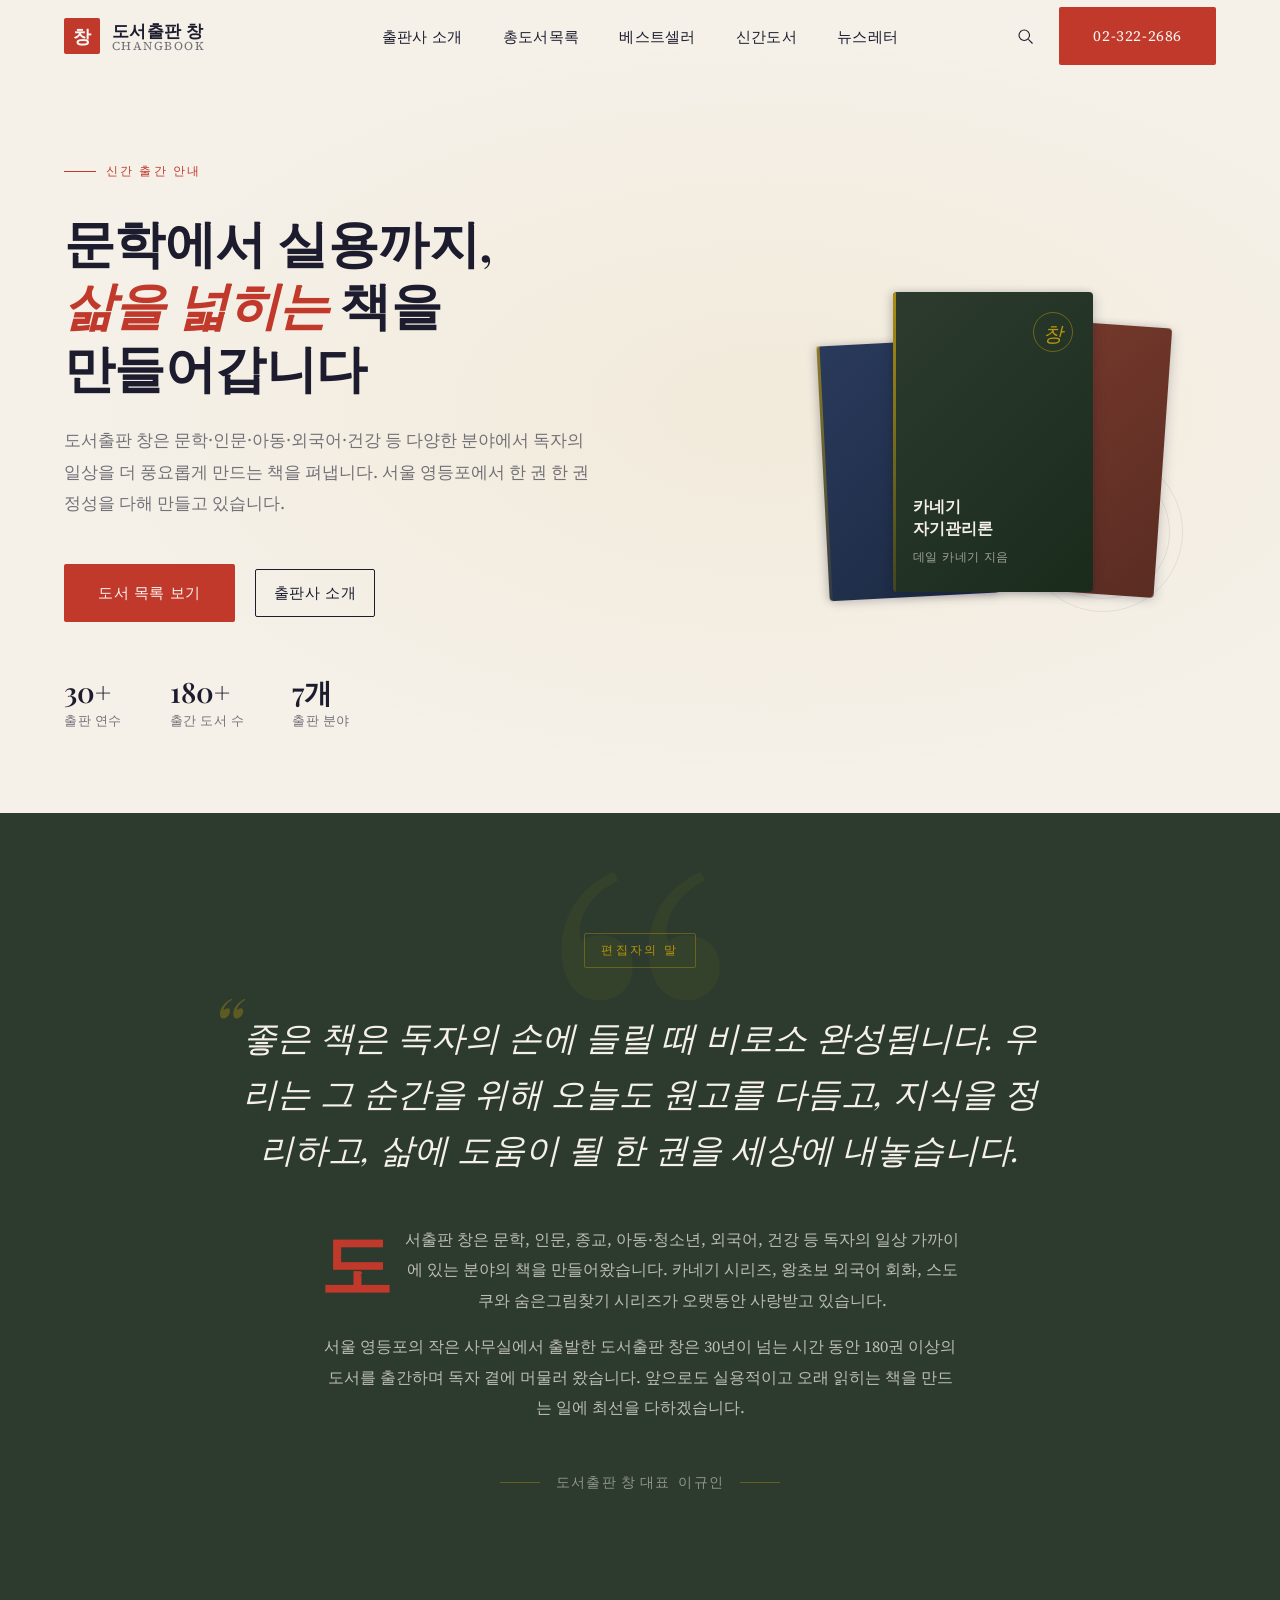
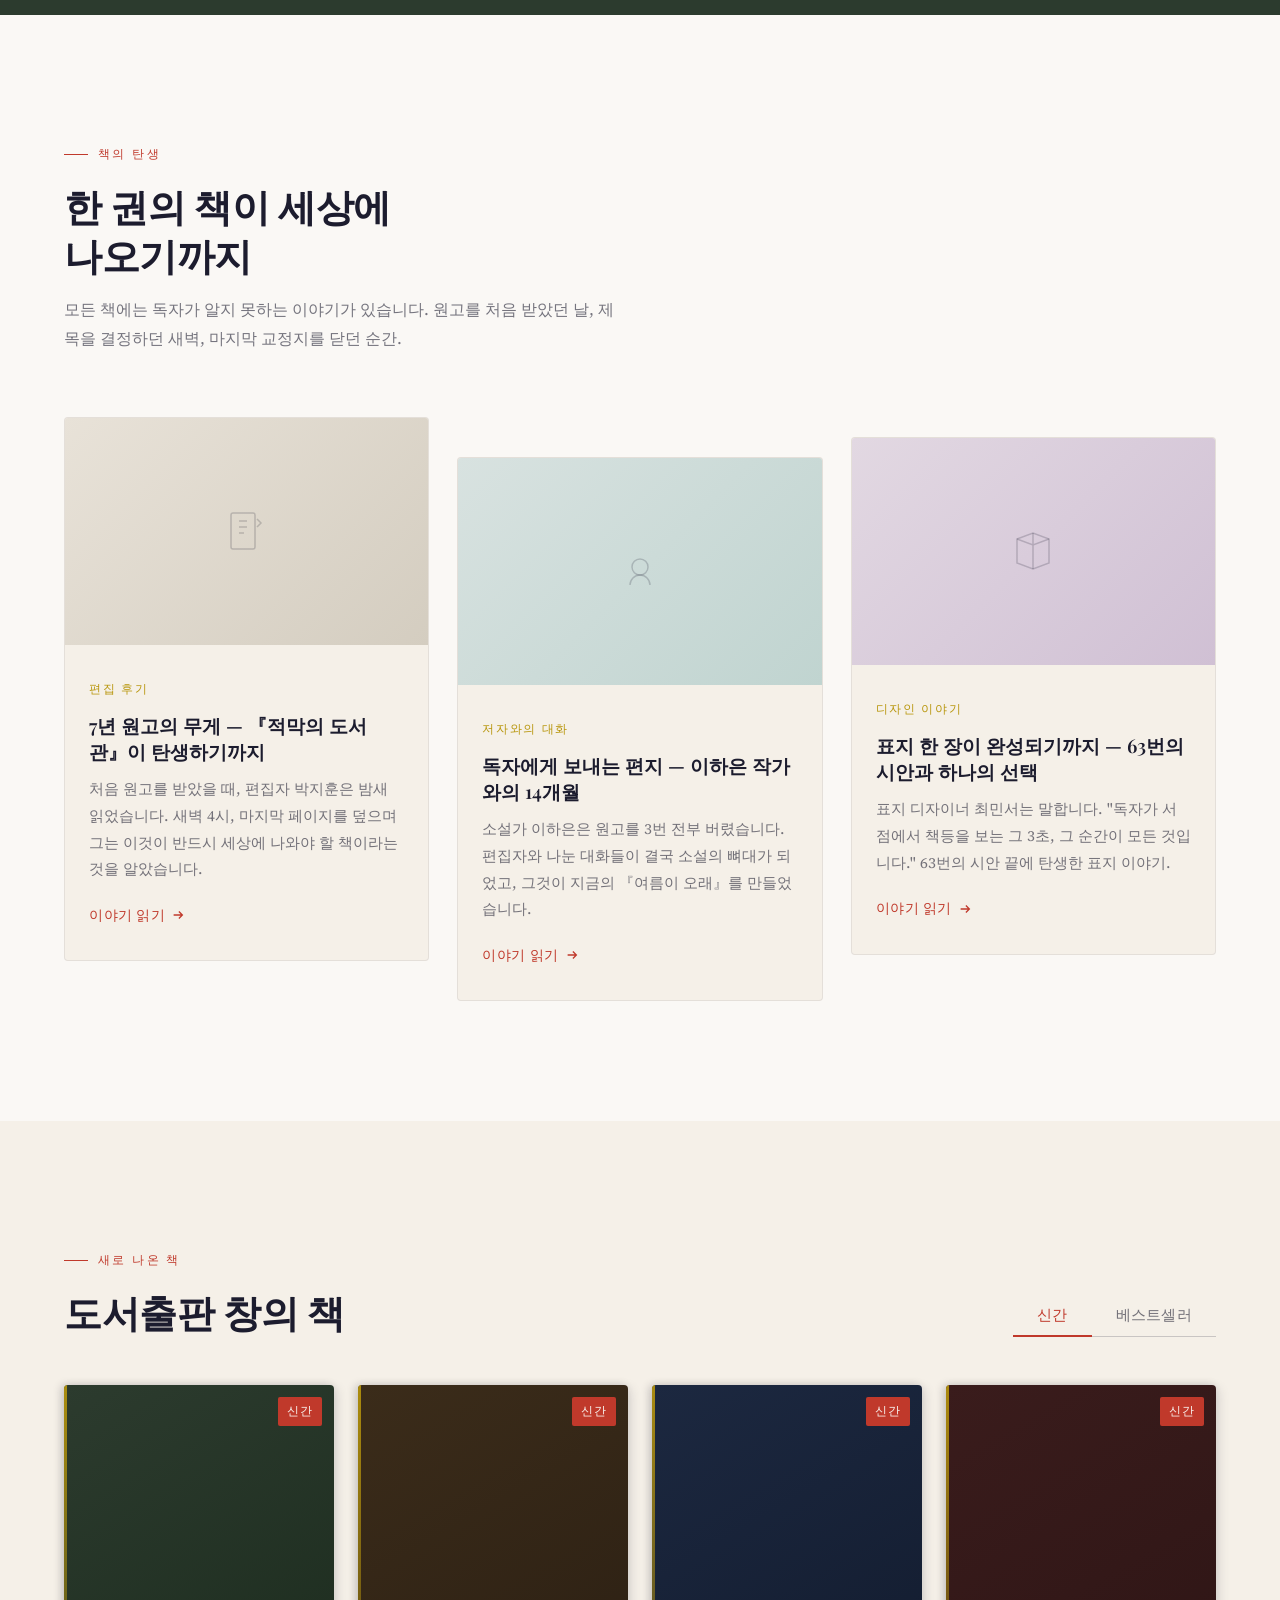
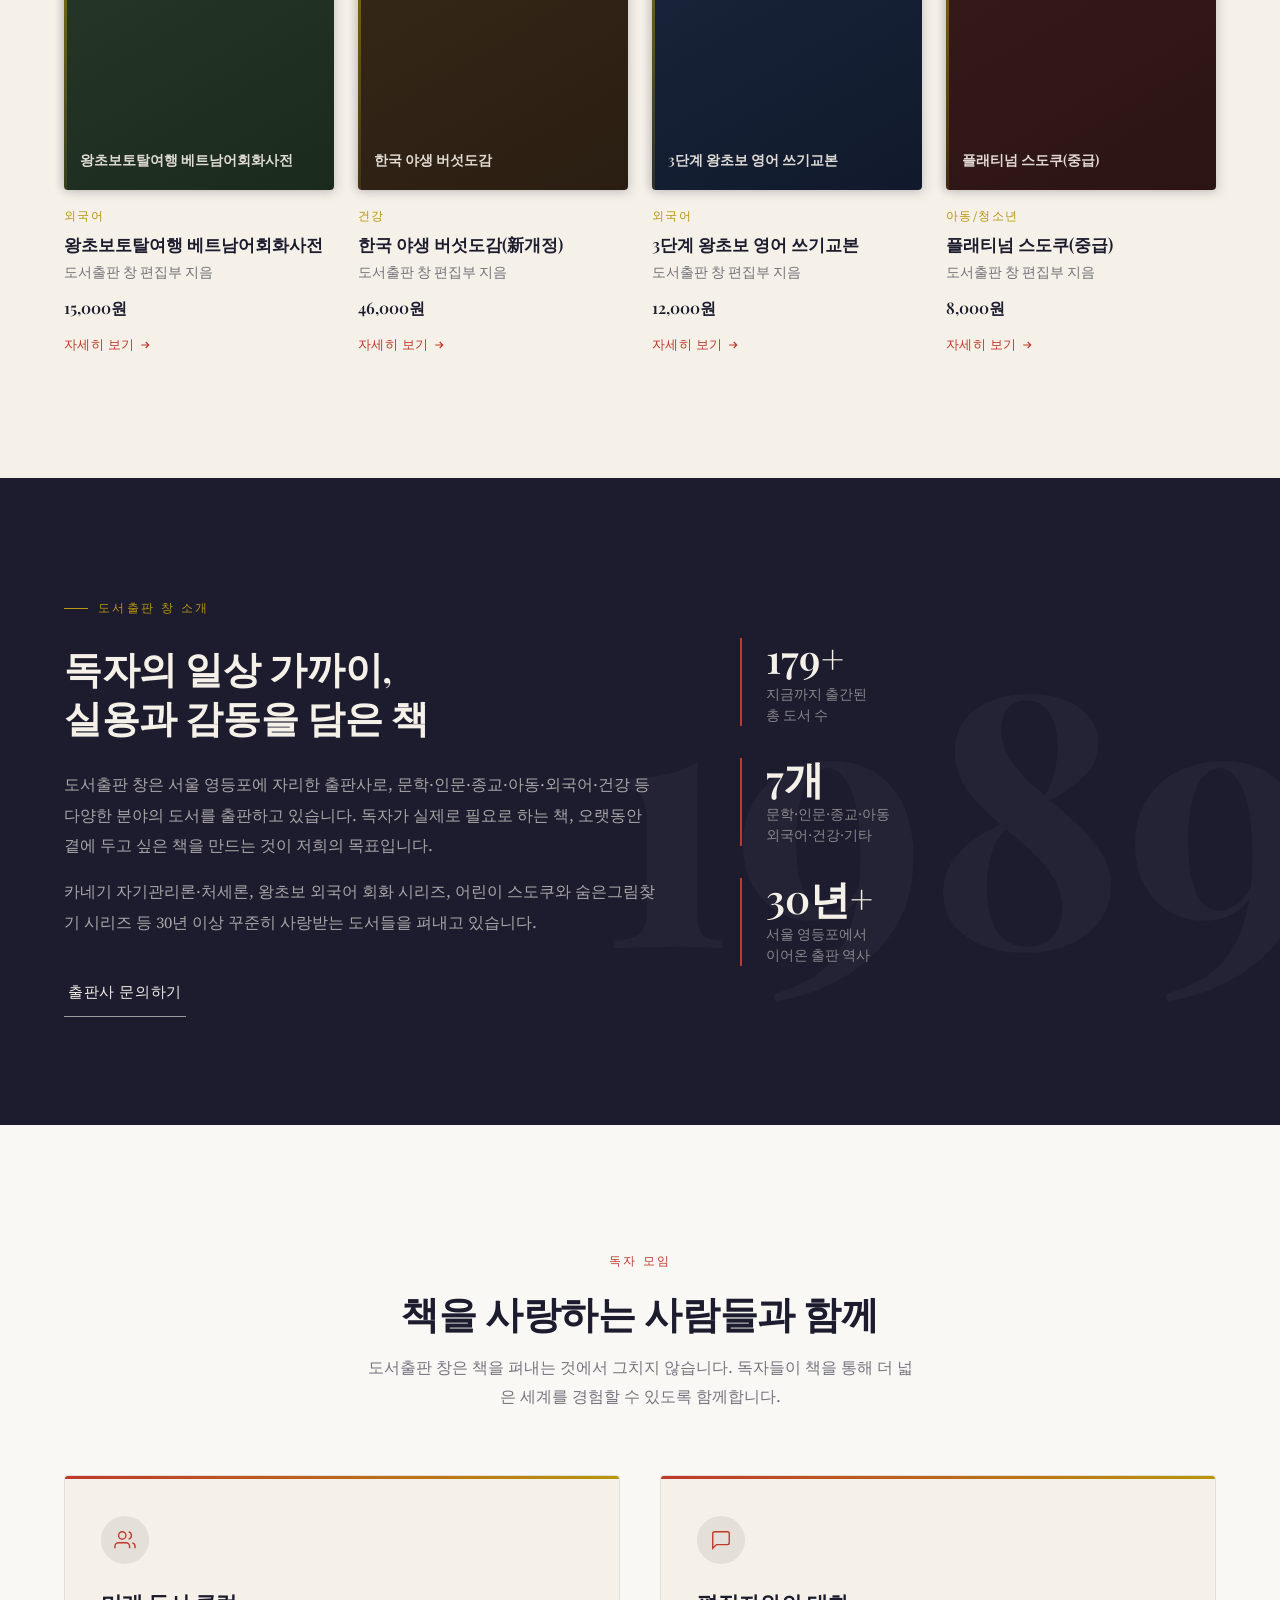
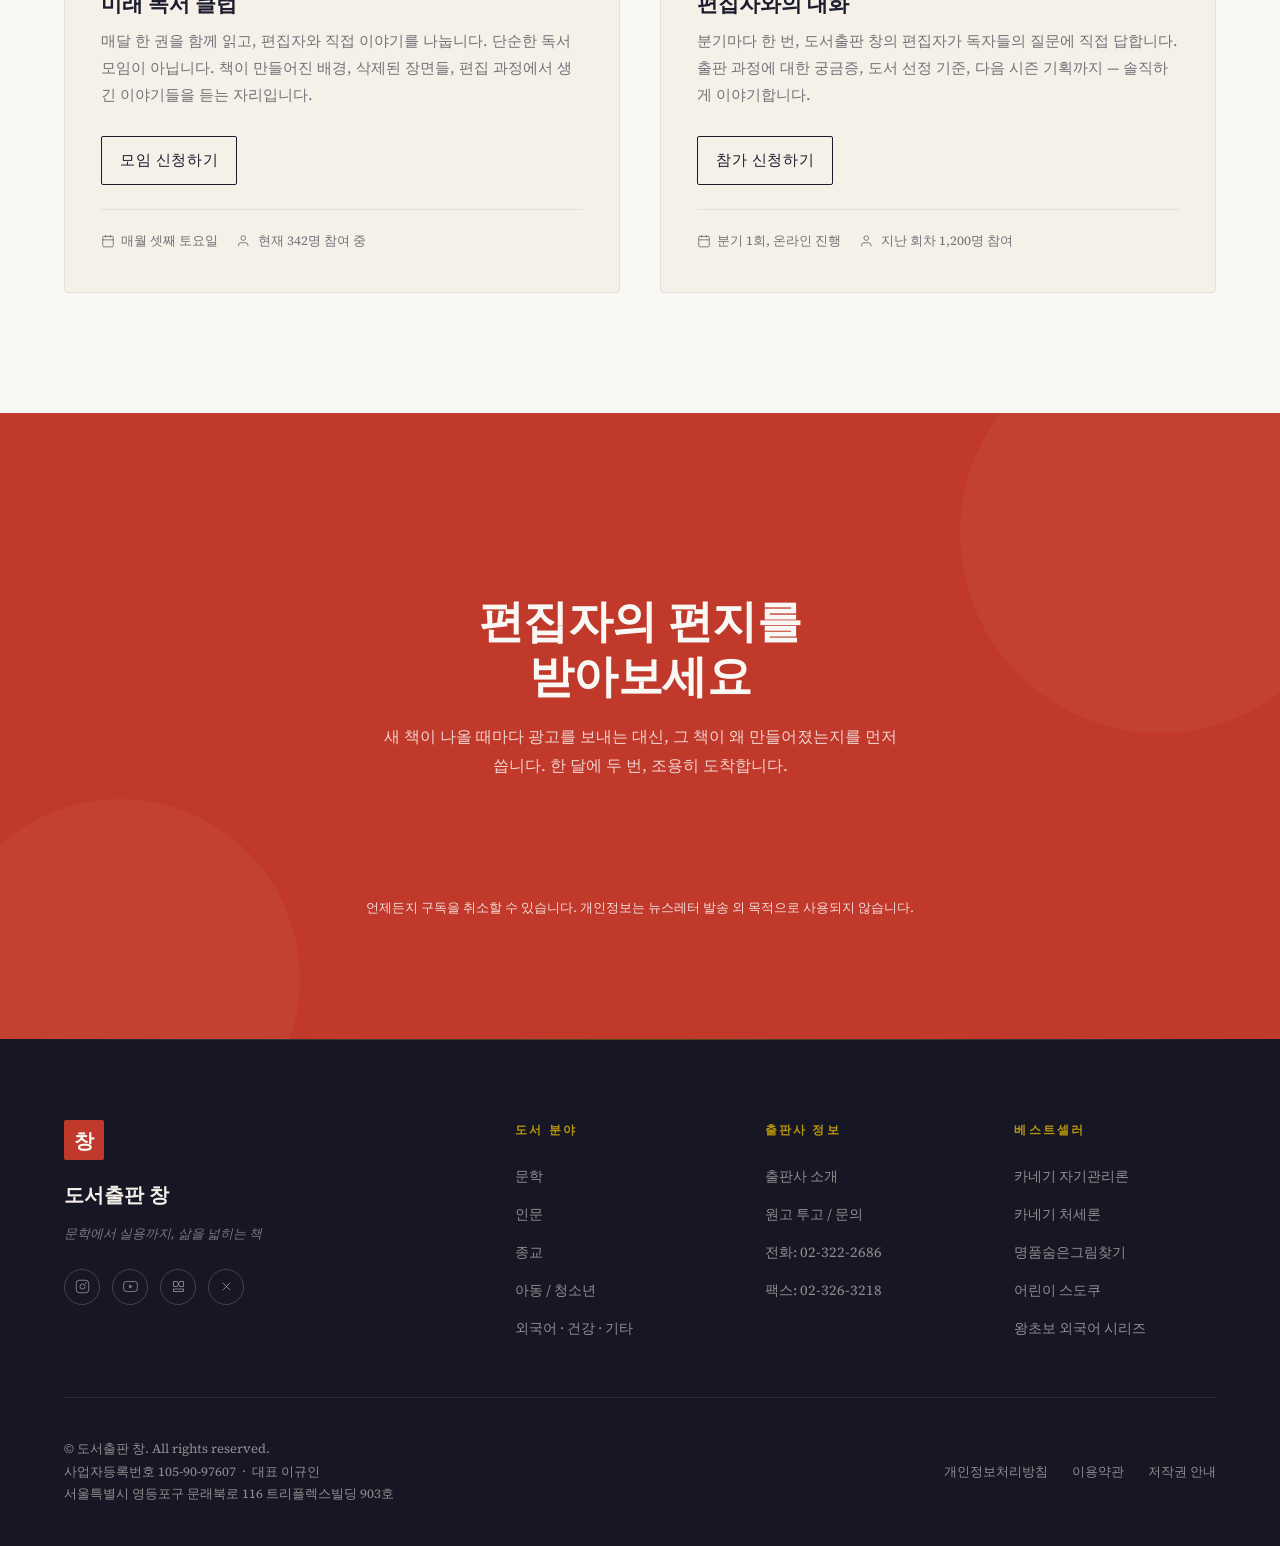
<file: mirae-seoga.html>
<!DOCTYPE html>
<html lang="ko">
<head>
  <meta charset="UTF-8">
  <meta name="viewport" content="width=device-width, initial-scale=1.0">
  <meta name="description" content="도서출판 창 — 문학, 인문, 아동, 외국어, 건강 분야의 실용 도서를 펴내는 출판사입니다. 베스트셀러 카네기 시리즈, 왕초보 외국어 회화, 스도쿠 시리즈를 만나보세요.">
  <title>도서출판 창 — 문학에서 실용까지, 삶을 넓히는 책</title>

  <link rel="preconnect" href="https://fonts.googleapis.com">
  <link rel="preconnect" href="https://fonts.gstatic.com" crossorigin>
  <link href="https://fonts.googleapis.com/css2?family=Playfair+Display:ital,wght@0,400;0,600;0,700;1,400;1,600&family=Source+Serif+4:ital,opsz,wght@0,8..60,300;0,8..60,400;0,8..60,600;1,8..60,300;1,8..60,400&display=swap" rel="stylesheet">

  <style>
    /* =====================================================
       CSS CUSTOM PROPERTIES — BRAND TOKENS
    ===================================================== */
    :root {
      --color-ink:          #1C1C2E;
      --color-parchment:    #F5F0E8;
      --color-parchment-lt: #FAF8F5;
      --color-vermilion:    #C0392B;
      --color-vermilion-dk: #9B2D22;
      --color-gold:         #B8960C;
      --color-moss:         #2C3B2E;
      --color-ink-60:       rgba(28,28,46,0.6);
      --color-ink-20:       rgba(28,28,46,0.2);
      --color-ink-08:       rgba(28,28,46,0.08);

      --font-display: 'Playfair Display', Georgia, serif;
      --font-body:    'Source Serif 4', Georgia, serif;

      --nav-height: 72px;
      --section-gap: 120px;
      --container-max: 1280px;
      --container-pad: clamp(24px, 5vw, 80px);

      --transition-base: 0.3s ease;
      --transition-slow: 0.6s ease;
      --shadow-book: -3px 0 8px rgba(28,28,46,0.18), 3px 3px 12px rgba(28,28,46,0.12);
      --radius-card: 4px;
    }

    /* =====================================================
       RESET & BASE
    ===================================================== */
    *, *::before, *::after {
      box-sizing: border-box;
      margin: 0;
      padding: 0;
    }

    html {
      scroll-behavior: smooth;
      font-size: 16px;
    }

    body {
      font-family: var(--font-body);
      background-color: var(--color-parchment-lt);
      color: var(--color-ink);
      line-height: 1.75;
      -webkit-font-smoothing: antialiased;
      -moz-osx-font-smoothing: grayscale;
      overflow-x: hidden;
    }

    img {
      display: block;
      max-width: 100%;
    }

    a {
      color: inherit;
      text-decoration: none;
    }

    ul { list-style: none; }

    button {
      font-family: var(--font-body);
      cursor: pointer;
      border: none;
      background: none;
    }

    input {
      font-family: var(--font-body);
    }

    /* =====================================================
       CONTAINER
    ===================================================== */
    .container {
      max-width: var(--container-max);
      margin-inline: auto;
      padding-inline: var(--container-pad);
    }

    /* =====================================================
       BUTTONS
    ===================================================== */
    .btn {
      display: inline-flex;
      align-items: center;
      gap: 8px;
      font-family: var(--font-body);
      font-size: 0.9375rem;
      font-weight: 400;
      letter-spacing: 0.04em;
      transition: all var(--transition-base);
      cursor: pointer;
      text-decoration: none;
    }

    .btn--primary {
      background-color: var(--color-vermilion);
      color: var(--color-parchment-lt);
      padding: 14px 32px;
      border-radius: 2px;
      border: 2px solid var(--color-vermilion);
    }

    .btn--primary:hover,
    .btn--primary:focus-visible {
      background-color: var(--color-vermilion-dk);
      border-color: var(--color-vermilion-dk);
      transform: translateY(-1px);
      box-shadow: 0 6px 20px rgba(192,57,43,0.3);
    }

    .btn--ghost {
      display: inline-flex;
      align-items: center;
      gap: 6px;
      color: var(--color-ink);
      padding: 10px 18px;
      border: 1.5px solid var(--color-ink);
      border-radius: 2px;
      background: none;
      font-family: var(--font-body);
      font-size: 0.9375rem;
      letter-spacing: 0.04em;
      cursor: pointer;
      text-decoration: none;
    }

    .btn--ghost:hover,
    .btn--ghost:focus-visible {
      color: var(--color-vermilion);
      border-color: var(--color-vermilion);
      background-color: rgba(192,57,43,0.05);
    }

    .btn--ghost-light {
      color: var(--color-parchment);
      padding: 14px 4px;
      border-bottom: 1.5px solid rgba(245,240,232,0.6);
      border-radius: 0;
      background: none;
      font-family: var(--font-body);
      font-size: 0.9375rem;
      letter-spacing: 0.04em;
      cursor: pointer;
      transition: all var(--transition-base);
    }

    .btn--ghost-light:hover {
      color: var(--color-gold);
      border-color: var(--color-gold);
    }

    .btn:focus-visible {
      outline: 2px solid var(--color-gold);
      outline-offset: 3px;
    }

    /* =====================================================
       SCROLL FADE-IN ANIMATION
    ===================================================== */
    .fade-up {
      opacity: 0;
      transform: translateY(32px);
      transition: opacity 0.7s ease, transform 0.7s ease;
    }

    .fade-up.is-visible {
      opacity: 1;
      transform: translateY(0);
    }

    .fade-up--delay-1 { transition-delay: 0.1s; }
    .fade-up--delay-2 { transition-delay: 0.2s; }
    .fade-up--delay-3 { transition-delay: 0.3s; }
    .fade-up--delay-4 { transition-delay: 0.4s; }
    .fade-up--delay-5 { transition-delay: 0.5s; }

    @media (prefers-reduced-motion: reduce) {
      .fade-up {
        opacity: 1;
        transform: none;
        transition: none;
      }
      html { scroll-behavior: auto; }

      .tab-panel {
        transition: none;
      }

      .newsletter__form.is-shaking {
        animation: none;
      }

      .newsletter__success-check {
        transition: none;
        stroke-dashoffset: 0;
      }
    }

    /* =====================================================
       1. NAVIGATION
    ===================================================== */
    .nav {
      position: fixed;
      top: 0;
      left: 0;
      right: 0;
      z-index: 1000;
      height: var(--nav-height);
      display: grid;
      grid-template-columns: 1fr auto 1fr;
      align-items: center;
      padding-inline: var(--container-pad);
      transition: background-color 0.4s ease, box-shadow 0.4s ease, backdrop-filter 0.4s ease;
    }

    .nav.is-scrolled {
      background-color: rgba(250,248,245,0.88);
      backdrop-filter: blur(16px);
      -webkit-backdrop-filter: blur(16px);
      box-shadow: 0 1px 0 var(--color-ink-20);
    }

    .nav__logo {
      display: flex;
      align-items: center;
      gap: 12px;
      text-decoration: none;
    }

    .nav__logo-mark {
      width: 36px;
      height: 36px;
      background-color: var(--color-vermilion);
      border-radius: 2px;
      display: flex;
      align-items: center;
      justify-content: center;
      flex-shrink: 0;
    }

    .nav__logo-mark span {
      font-family: var(--font-display);
      color: var(--color-parchment-lt);
      font-size: 1.125rem;
      font-weight: 700;
      line-height: 1;
    }

    .nav__logo-text {
      display: flex;
      flex-direction: column;
    }

    .nav__logo-ko {
      font-family: var(--font-display);
      font-size: 1.0625rem;
      font-weight: 600;
      color: var(--color-ink);
      line-height: 1.2;
      letter-spacing: 0.02em;
    }

    .nav__logo-en {
      font-size: 0.75rem;
      color: var(--color-ink-60);
      letter-spacing: 0.12em;
      text-transform: uppercase;
      line-height: 1;
    }

    .nav__menu {
      display: flex;
      align-items: center;
      gap: 40px;
    }

    .nav__menu a {
      font-size: 0.9375rem;
      color: var(--color-ink);
      letter-spacing: 0.02em;
      position: relative;
      padding-bottom: 2px;
    }

    .nav__menu a::after {
      content: '';
      position: absolute;
      bottom: -2px;
      left: 0;
      width: 0;
      height: 1.5px;
      background-color: var(--color-vermilion);
      transition: width var(--transition-base);
    }

    .nav__menu a:hover::after,
    .nav__menu a:focus-visible::after {
      width: 100%;
    }

    .nav__actions {
      display: flex;
      align-items: center;
      justify-content: flex-end;
      gap: 16px;
    }

    .nav__search-btn {
      width: 36px;
      height: 36px;
      display: flex;
      align-items: center;
      justify-content: center;
      color: var(--color-ink);
      transition: color var(--transition-base);
      border-radius: 50%;
    }

    .nav__search-btn:hover {
      color: var(--color-vermilion);
    }

    .nav__search-btn svg {
      width: 18px;
      height: 18px;
      stroke: currentColor;
      fill: none;
      stroke-width: 1.5;
    }

    .nav__hamburger {
      display: none;
      flex-direction: column;
      gap: 5px;
      width: 36px;
      height: 36px;
      align-items: center;
      justify-content: center;
      cursor: pointer;
      background: none;
      border: none;
      padding: 0;
    }

    .nav__hamburger span {
      display: block;
      width: 22px;
      height: 1.5px;
      background-color: var(--color-ink);
      transition: all 0.3s ease;
      transform-origin: center;
    }

    .nav__hamburger.is-open span:nth-child(1) {
      transform: translateY(6.5px) rotate(45deg);
    }
    .nav__hamburger.is-open span:nth-child(2) {
      opacity: 0;
      transform: scaleX(0);
    }
    .nav__hamburger.is-open span:nth-child(3) {
      transform: translateY(-6.5px) rotate(-45deg);
    }

    /* Mobile drawer */
    .nav__drawer {
      position: fixed;
      top: var(--nav-height);
      left: 0;
      right: 0;
      bottom: 0;
      background-color: var(--color-parchment-lt);
      z-index: 999;
      display: flex;
      flex-direction: column;
      padding: 40px var(--container-pad);
      transform: translateX(100%);
      transition: transform 0.4s cubic-bezier(0.4,0,0.2,1);
      overflow-y: auto;
    }

    .nav__drawer.is-open {
      transform: translateX(0);
    }

    .nav__drawer-menu {
      display: flex;
      flex-direction: column;
      gap: 8px;
    }

    .nav__drawer-menu a {
      font-family: var(--font-display);
      font-size: 1.75rem;
      font-weight: 400;
      color: var(--color-ink);
      padding: 12px 0;
      border-bottom: 1px solid var(--color-ink-08);
      display: block;
      transition: color var(--transition-base), padding-left var(--transition-base);
    }

    .nav__drawer-menu a:hover {
      color: var(--color-vermilion);
      padding-left: 12px;
    }

    .nav__drawer-footer {
      margin-top: auto;
      padding-top: 32px;
      border-top: 1px solid var(--color-ink-20);
    }

    .nav__drawer-footer p {
      font-size: 0.8125rem;
      color: var(--color-ink-60);
      letter-spacing: 0.06em;
    }

    /* =====================================================
       2. HERO
    ===================================================== */
    .hero {
      min-height: 90vh;
      padding-top: var(--nav-height);
      background-color: var(--color-parchment);
      display: flex;
      align-items: center;
      overflow: hidden;
      position: relative;
    }

    .hero::before {
      content: '';
      position: absolute;
      inset: 0;
      background: radial-gradient(ellipse at 60% 50%, rgba(184,150,12,0.06) 0%, transparent 65%);
      pointer-events: none;
    }

    .hero .container {
      width: 100%;
    }

    .hero__grid {
      display: grid;
      grid-template-columns: 7fr 5fr;
      gap: 80px;
      align-items: center;
      padding-block: 80px;
    }

    .hero__eyebrow {
      display: inline-flex;
      align-items: center;
      gap: 10px;
      font-size: 0.75rem;
      letter-spacing: 0.18em;
      text-transform: uppercase;
      color: var(--color-vermilion);
      margin-bottom: 28px;
    }

    .hero__eyebrow::before {
      content: '';
      display: block;
      width: 32px;
      height: 1px;
      background-color: var(--color-vermilion);
    }

    .hero__h1 {
      font-family: var(--font-display);
      font-size: clamp(2rem, 4vw, 3.25rem);
      font-weight: 600;
      line-height: 1.22;
      color: var(--color-ink);
      letter-spacing: -0.01em;
      margin-bottom: 28px;
    }

    .hero__h1 em {
      font-style: italic;
      color: var(--color-vermilion);
    }

    .hero__subtext {
      font-size: clamp(0.9375rem, 1.5vw, 1.0625rem);
      color: var(--color-ink-60);
      line-height: 1.85;
      max-width: 540px;
      margin-bottom: 44px;
    }

    .hero__cta-group {
      display: flex;
      flex-wrap: wrap;
      gap: 20px;
      align-items: center;
    }

    .hero__meta {
      margin-top: 56px;
      display: flex;
      gap: 48px;
    }

    .hero__stat {
      display: flex;
      flex-direction: column;
      gap: 4px;
    }

    .hero__stat-num {
      font-family: var(--font-display);
      font-size: 1.75rem;
      font-weight: 600;
      color: var(--color-ink);
      line-height: 1;
    }

    .hero__stat-label {
      font-size: 0.8125rem;
      color: var(--color-ink-60);
      letter-spacing: 0.04em;
    }

    /* Hero visual side */
    .hero__visual {
      position: relative;
      display: flex;
      justify-content: center;
      align-items: center;
    }

    .hero__book-stack {
      position: relative;
      width: 100%;
      max-width: 340px;
      margin: 0 auto;
    }

    .hero__book-main {
      width: 200px;
      aspect-ratio: 2/3;
      background: linear-gradient(135deg, var(--color-moss) 0%, #1a2b1c 100%);
      border-radius: var(--radius-card);
      box-shadow: var(--shadow-book);
      position: relative;
      z-index: 3;
      margin: 0 auto;
      display: flex;
      flex-direction: column;
      justify-content: flex-end;
      padding: 24px 20px;
      overflow: hidden;
    }

    .hero__book-main::before {
      content: '';
      position: absolute;
      top: 0;
      left: 0;
      bottom: 0;
      width: 3px;
      background: linear-gradient(180deg, rgba(184,150,12,0.9), rgba(184,150,12,0.2));
    }

    .hero__book-title {
      font-family: var(--font-display);
      font-size: 1rem;
      font-weight: 600;
      color: var(--color-parchment);
      line-height: 1.4;
      margin-bottom: 8px;
    }

    .hero__book-author {
      font-size: 0.75rem;
      color: rgba(245,240,232,0.6);
      letter-spacing: 0.06em;
    }

    .hero__book-deco {
      position: absolute;
      top: 20px;
      right: 20px;
      width: 40px;
      height: 40px;
      border: 1px solid rgba(184,150,12,0.5);
      border-radius: 50%;
      display: flex;
      align-items: center;
      justify-content: center;
    }

    .hero__book-deco span {
      font-family: var(--font-display);
      font-size: 1.25rem;
      color: var(--color-gold);
      font-style: italic;
    }

    .hero__book-secondary {
      width: 180px;
      aspect-ratio: 2/3;
      background: linear-gradient(135deg, #7a3b2e 0%, #5a2c22 100%);
      border-radius: var(--radius-card);
      box-shadow: var(--shadow-book);
      position: absolute;
      top: 30px;
      right: 0;
      z-index: 2;
      transform: rotate(4deg);
    }

    .hero__book-secondary::before {
      content: '';
      position: absolute;
      top: 0;
      left: 0;
      bottom: 0;
      width: 3px;
      background: linear-gradient(180deg, rgba(192,57,43,0.9), rgba(192,57,43,0.2));
    }

    .hero__book-tertiary {
      width: 170px;
      aspect-ratio: 2/3;
      background: linear-gradient(135deg, #2a3a5c 0%, #1a2840 100%);
      border-radius: var(--radius-card);
      box-shadow: var(--shadow-book);
      position: absolute;
      top: 50px;
      left: 0;
      z-index: 1;
      transform: rotate(-3deg);
    }

    .hero__book-tertiary::before {
      content: '';
      position: absolute;
      top: 0;
      left: 0;
      bottom: 0;
      width: 3px;
      background: linear-gradient(180deg, rgba(184,150,12,0.7), rgba(184,150,12,0.1));
    }

    .hero__ornament {
      position: absolute;
      bottom: -20px;
      right: -20px;
      width: 160px;
      height: 160px;
      border: 1px solid var(--color-ink-08);
      border-radius: 50%;
      pointer-events: none;
    }

    .hero__ornament::after {
      content: '';
      position: absolute;
      inset: 12px;
      border: 1px solid var(--color-ink-08);
      border-radius: 50%;
    }

    /* =====================================================
       3. EDITORIAL VOICE
    ===================================================== */
    .editorial {
      background-color: var(--color-moss);
      padding-block: var(--section-gap);
      position: relative;
      overflow: hidden;
    }

    .editorial::before {
      content: '\201C';
      position: absolute;
      top: -40px;
      left: 50%;
      transform: translateX(-50%);
      font-family: var(--font-display);
      font-size: 32rem;
      color: rgba(184,150,12,0.06);
      line-height: 1;
      pointer-events: none;
      user-select: none;
    }

    .editorial .container {
      text-align: center;
      position: relative;
      z-index: 1;
    }

    .editorial__label {
      display: inline-block;
      font-size: 0.75rem;
      letter-spacing: 0.2em;
      text-transform: uppercase;
      color: var(--color-gold);
      margin-bottom: 40px;
      border: 1px solid rgba(184,150,12,0.4);
      padding: 6px 16px;
      border-radius: 2px;
    }

    .editorial__quote {
      font-family: var(--font-display);
      font-size: clamp(1.375rem, 2.8vw, 2.125rem);
      font-weight: 400;
      font-style: italic;
      color: var(--color-parchment);
      line-height: 1.65;
      max-width: 820px;
      margin: 0 auto 48px;
      position: relative;
    }

    .editorial__quote::before {
      content: '\201C';
      position: absolute;
      top: -24px;
      left: -20px;
      font-size: 5rem;
      color: var(--color-gold);
      opacity: 0.35;
      font-family: var(--font-display);
      line-height: 1;
    }

    .editorial__body {
      max-width: 640px;
      margin: 0 auto 48px;
      font-size: 1rem;
      color: rgba(245,240,232,0.72);
      line-height: 1.9;
    }

    .editorial__body p:first-child::first-letter {
      font-family: var(--font-display);
      font-size: 4.5em;
      font-weight: 600;
      color: var(--color-vermilion);
      float: left;
      line-height: 0.78;
      padding-right: 12px;
      padding-top: 8px;
    }

    .editorial__sig {
      display: flex;
      align-items: center;
      justify-content: center;
      gap: 16px;
    }

    .editorial__sig-line {
      width: 40px;
      height: 1px;
      background-color: rgba(184,150,12,0.4);
    }

    .editorial__sig-text {
      font-size: 0.875rem;
      color: rgba(245,240,232,0.5);
      letter-spacing: 0.08em;
    }

    /* =====================================================
       4. STORY BEHIND
    ===================================================== */
    .story {
      padding-block: var(--section-gap);
      background-color: var(--color-parchment-lt);
    }

    .section-header {
      margin-bottom: 64px;
    }

    .section-header--center {
      text-align: center;
    }

    .section-eyebrow {
      display: inline-flex;
      align-items: center;
      gap: 10px;
      font-size: 0.75rem;
      letter-spacing: 0.2em;
      text-transform: uppercase;
      color: var(--color-vermilion);
      margin-bottom: 16px;
    }

    .section-eyebrow::before {
      content: '';
      display: block;
      width: 24px;
      height: 1px;
      background-color: var(--color-vermilion);
    }

    .section-header--center .section-eyebrow::before {
      display: none;
    }

    .section-title {
      font-family: var(--font-display);
      font-size: clamp(1.75rem, 3vw, 2.625rem);
      font-weight: 600;
      color: var(--color-ink);
      line-height: 1.28;
      letter-spacing: -0.01em;
    }

    .section-subtitle {
      margin-top: 16px;
      font-size: 1rem;
      color: var(--color-ink-60);
      line-height: 1.8;
      max-width: 560px;
    }

    .section-header--center .section-subtitle {
      margin-inline: auto;
    }

    /* Masonry cards */
    .story__grid {
      display: grid;
      grid-template-columns: repeat(3, 1fr);
      gap: 28px;
      align-items: start;
    }

    .story-card {
      background-color: var(--color-parchment);
      border-radius: var(--radius-card);
      overflow: hidden;
      border: 1px solid var(--color-ink-08);
      transition: transform var(--transition-base), box-shadow var(--transition-base);
    }

    .story-card:hover {
      transform: translateY(-4px);
      box-shadow: 0 16px 40px rgba(28,28,46,0.1);
    }

    .story-card:nth-child(2) {
      margin-top: 40px;
    }

    .story-card:nth-child(3) {
      margin-top: 20px;
    }

    .story-card__img-wrap {
      aspect-ratio: 16/10;
      overflow: hidden;
      background-color: var(--color-ink-08);
      position: relative;
    }

    .story-card__img-placeholder {
      width: 100%;
      height: 100%;
      display: flex;
      align-items: center;
      justify-content: center;
    }

    .story-card__body {
      padding: 28px 24px 32px;
    }

    .story-card__tag {
      display: inline-block;
      font-size: 0.75rem;
      letter-spacing: 0.14em;
      text-transform: uppercase;
      color: var(--color-gold);
      margin-bottom: 12px;
    }

    .story-card__title {
      font-family: var(--font-display);
      font-size: 1.1875rem;
      font-weight: 600;
      line-height: 1.38;
      margin-bottom: 12px;
      color: var(--color-ink);
    }

    .story-card__text {
      font-size: 0.9375rem;
      color: var(--color-ink-60);
      line-height: 1.78;
    }

    .story-card__link {
      display: inline-flex;
      align-items: center;
      gap: 6px;
      margin-top: 20px;
      font-size: 0.875rem;
      color: var(--color-vermilion);
      letter-spacing: 0.04em;
      border-bottom: 1px solid transparent;
      transition: border-color var(--transition-base);
    }

    .story-card__link:hover {
      border-color: var(--color-vermilion);
    }

    .story-card__link svg {
      width: 14px;
      height: 14px;
      transition: transform var(--transition-base);
    }

    .story-card__link:hover svg {
      transform: translateX(3px);
    }

    /* =====================================================
       5. NEW ARRIVALS
    ===================================================== */
    .arrivals {
      padding-block: var(--section-gap);
      background-color: var(--color-parchment);
    }

    .arrivals__header {
      display: flex;
      justify-content: space-between;
      align-items: flex-end;
      margin-bottom: 48px;
      flex-wrap: wrap;
      gap: 24px;
    }

    /* Tabs */
    .tabs {
      display: flex;
      gap: 0;
      border-bottom: 1.5px solid var(--color-ink-20);
    }

    .tab-btn {
      font-family: var(--font-body);
      font-size: 0.9375rem;
      color: var(--color-ink-60);
      padding: 10px 24px;
      border-bottom: 2px solid transparent;
      margin-bottom: -1.5px;
      transition: all var(--transition-base);
      cursor: pointer;
      background: none;
      border-top: none;
      border-left: none;
      border-right: none;
      letter-spacing: 0.02em;
    }

    .tab-btn:hover {
      color: var(--color-ink);
    }

    .tab-btn.is-active {
      color: var(--color-vermilion);
      border-bottom-color: var(--color-vermilion);
    }

    /* tab-panel visibility is now managed by the crossfade CSS block below */

    /* Books grid */
    .books-grid {
      display: grid;
      grid-template-columns: repeat(4, 1fr);
      gap: 32px 24px;
    }

    .book-card {
      display: flex;
      flex-direction: column;
    }

    .book-card__cover-wrap {
      aspect-ratio: 2/3;
      position: relative;
      margin-bottom: 16px;
    }

    .book-card__cover {
      width: 100%;
      height: 100%;
      border-radius: var(--radius-card);
      box-shadow: var(--shadow-book);
      transition: transform var(--transition-base), box-shadow var(--transition-base);
      display: flex;
      align-items: flex-end;
      padding: 20px 16px;
      position: relative;
      overflow: hidden;
    }

    .book-card__cover::before {
      content: '';
      position: absolute;
      top: 0;
      left: 0;
      bottom: 0;
      width: 3px;
      background: linear-gradient(180deg, rgba(184,150,12,0.9), rgba(184,150,12,0.15));
    }

    .book-card:hover .book-card__cover {
      transform: translateY(-6px) rotate(-0.5deg);
      box-shadow: -4px 6px 20px rgba(28,28,46,0.2), 4px 10px 30px rgba(28,28,46,0.12);
    }

    .book-card__cover-title {
      font-family: var(--font-display);
      font-size: 0.875rem;
      font-weight: 600;
      color: rgba(245,240,232,0.9);
      line-height: 1.4;
    }

    .book-card__badge {
      position: absolute;
      top: 12px;
      right: 12px;
      background-color: var(--color-vermilion);
      color: var(--color-parchment-lt);
      font-size: 0.75rem;
      letter-spacing: 0.1em;
      padding: 4px 9px;
      border-radius: 2px;
      text-transform: uppercase;
    }

    .book-card__info {
      flex: 1;
    }

    .book-card__genre {
      font-size: 0.75rem;
      letter-spacing: 0.12em;
      text-transform: uppercase;
      color: var(--color-gold);
      margin-bottom: 6px;
    }

    .book-card__title {
      font-family: var(--font-display);
      font-size: 1.0625rem;
      font-weight: 600;
      line-height: 1.35;
      color: var(--color-ink);
      margin-bottom: 4px;
    }

    .book-card__author {
      font-size: 0.875rem;
      color: var(--color-ink-60);
      margin-bottom: 10px;
    }

    .book-card__price {
      font-family: var(--font-display);
      font-size: 1rem;
      font-weight: 600;
      color: var(--color-ink);
    }

    .book-card__cta {
      display: inline-flex;
      align-items: center;
      gap: 5px;
      margin-top: 12px;
      font-size: 0.8125rem;
      color: var(--color-vermilion);
      letter-spacing: 0.03em;
      border-bottom: 1px solid transparent;
      transition: border-color var(--transition-base), gap var(--transition-base);
      text-decoration: none;
    }

    .book-card__cta:hover,
    .book-card__cta:focus-visible {
      border-bottom-color: var(--color-vermilion);
      gap: 8px;
    }

    .book-card__cta:focus-visible {
      outline: 2px solid var(--color-gold);
      outline-offset: 3px;
      border-radius: 1px;
    }

    .book-card__cta svg {
      width: 12px;
      height: 12px;
      flex-shrink: 0;
    }

    /* Book cover colors */
    .cover--1 { background: linear-gradient(150deg, #2C3B2E 0%, #1a2a1c 100%); }
    .cover--2 { background: linear-gradient(150deg, #3b2c1a 0%, #2a1e12 100%); }
    .cover--3 { background: linear-gradient(150deg, #1C2840 0%, #111a2c 100%); }
    .cover--4 { background: linear-gradient(150deg, #3a1c1c 0%, #2c1414 100%); }
    .cover--5 { background: linear-gradient(150deg, #2a2c1a 0%, #1c1e12 100%); }
    .cover--6 { background: linear-gradient(150deg, #1c1c3a 0%, #14142c 100%); }
    .cover--7 { background: linear-gradient(150deg, #2c1a2a 0%, #1e1220 100%); }
    .cover--8 { background: linear-gradient(150deg, #1a2c2c 0%, #122020 100%); }

    /* =====================================================
       6. ABOUT
    ===================================================== */
    .about {
      padding-block: var(--section-gap);
      background-color: var(--color-ink);
      position: relative;
      overflow: hidden;
    }

    .about::before {
      content: '1989';
      position: absolute;
      right: -40px;
      top: 50%;
      transform: translateY(-50%);
      font-family: var(--font-display);
      font-size: 22rem;
      font-weight: 700;
      color: rgba(245,240,232,0.03);
      line-height: 1;
      pointer-events: none;
      user-select: none;
    }

    .about .container {
      position: relative;
      z-index: 1;
    }

    .about__grid {
      display: grid;
      grid-template-columns: 5fr 4fr;
      gap: 80px;
      align-items: center;
    }

    .about__label {
      font-size: 0.75rem;
      letter-spacing: 0.2em;
      text-transform: uppercase;
      color: var(--color-gold);
      margin-bottom: 24px;
      display: flex;
      align-items: center;
      gap: 10px;
    }

    .about__label::before {
      content: '';
      display: block;
      width: 24px;
      height: 1px;
      background-color: var(--color-gold);
    }

    .about__title {
      font-family: var(--font-display);
      font-size: clamp(1.75rem, 3vw, 2.625rem);
      font-weight: 600;
      color: var(--color-parchment);
      line-height: 1.28;
      margin-bottom: 28px;
      letter-spacing: -0.01em;
    }

    .about__body {
      font-size: 1rem;
      color: rgba(245,240,232,0.65);
      line-height: 1.9;
      margin-bottom: 40px;
    }

    .about__body p + p {
      margin-top: 16px;
    }

    .about__stats {
      display: flex;
      flex-direction: column;
      gap: 32px;
    }

    .about__stat {
      border-left: 2px solid var(--color-vermilion);
      padding-left: 24px;
    }

    .about__stat-num {
      font-family: var(--font-display);
      font-size: 2.5rem;
      font-weight: 600;
      color: var(--color-parchment);
      line-height: 1;
      margin-bottom: 6px;
    }

    .about__stat-label {
      font-size: 0.875rem;
      color: rgba(245,240,232,0.5);
      line-height: 1.5;
    }

    /* =====================================================
       7. COMMUNITY
    ===================================================== */
    .community {
      padding-block: var(--section-gap);
      background-color: var(--color-parchment-lt);
    }

    .community__grid {
      display: grid;
      grid-template-columns: 1fr 1fr;
      gap: 40px;
      margin-top: 64px;
    }

    .community-card {
      background-color: var(--color-parchment);
      border: 1px solid var(--color-ink-08);
      border-radius: var(--radius-card);
      padding: 40px 36px;
      position: relative;
      overflow: hidden;
      transition: transform var(--transition-base), box-shadow var(--transition-base);
    }

    .community-card:hover {
      transform: translateY(-4px);
      box-shadow: 0 16px 40px rgba(28,28,46,0.08);
    }

    .community-card::before {
      content: '';
      position: absolute;
      top: 0;
      left: 0;
      right: 0;
      height: 3px;
      background: linear-gradient(90deg, var(--color-vermilion), var(--color-gold));
    }

    .community-card__icon {
      width: 48px;
      height: 48px;
      background-color: var(--color-ink-08);
      border-radius: 50%;
      display: flex;
      align-items: center;
      justify-content: center;
      margin-bottom: 24px;
    }

    .community-card__icon svg {
      width: 22px;
      height: 22px;
      stroke: var(--color-vermilion);
      fill: none;
      stroke-width: 1.5;
    }

    .community-card__title {
      font-family: var(--font-display);
      font-size: 1.3125rem;
      font-weight: 600;
      color: var(--color-ink);
      margin-bottom: 12px;
      line-height: 1.35;
    }

    .community-card__text {
      font-size: 0.9375rem;
      color: var(--color-ink-60);
      line-height: 1.78;
      margin-bottom: 28px;
    }

    .community-card__meta {
      display: flex;
      align-items: center;
      gap: 20px;
      padding-top: 20px;
      border-top: 1px solid var(--color-ink-08);
    }

    .community-card__meta-item {
      display: flex;
      align-items: center;
      gap: 6px;
      font-size: 0.8125rem;
      color: var(--color-ink-60);
    }

    .community-card__meta-item svg {
      width: 14px;
      height: 14px;
      stroke: currentColor;
      fill: none;
      stroke-width: 1.5;
    }

    /* =====================================================
       8. NEWSLETTER
    ===================================================== */
    .newsletter {
      padding-block: var(--section-gap);
      background-color: var(--color-vermilion);
      position: relative;
      overflow: hidden;
      text-align: center;
    }

    .newsletter::before {
      content: '';
      position: absolute;
      top: -80px;
      right: -80px;
      width: 400px;
      height: 400px;
      border-radius: 50%;
      background: rgba(255,255,255,0.04);
      pointer-events: none;
    }

    .newsletter::after {
      content: '';
      position: absolute;
      bottom: -120px;
      left: -60px;
      width: 360px;
      height: 360px;
      border-radius: 50%;
      background: rgba(255,255,255,0.04);
      pointer-events: none;
    }

    .newsletter .container {
      position: relative;
      z-index: 1;
    }

    .newsletter__label {
      display: inline-block;
      font-size: 0.75rem;
      letter-spacing: 0.2em;
      text-transform: uppercase;
      color: rgba(255,255,255,0.7);
      margin-bottom: 24px;
      border: 1px solid rgba(255,255,255,0.3);
      padding: 6px 16px;
      border-radius: 2px;
    }

    .newsletter__title {
      font-family: var(--font-display);
      font-size: clamp(1.875rem, 3.5vw, 2.875rem);
      font-weight: 600;
      color: var(--color-parchment-lt);
      line-height: 1.22;
      margin-bottom: 20px;
      letter-spacing: -0.01em;
    }

    .newsletter__desc {
      font-size: 1rem;
      color: rgba(255,255,255,0.78);
      line-height: 1.85;
      max-width: 520px;
      margin: 0 auto 48px;
    }

    .newsletter__form {
      display: flex;
      gap: 0;
      width: 100%;          /* container-pad 충돌 방지: max-width 아래서 100% 너비 확보 */
      max-width: 480px;
      margin: 0 auto 16px;
      border-radius: 3px;
      overflow: hidden;
      box-shadow: 0 4px 24px rgba(28,28,46,0.2);
    }

    .newsletter__input {
      flex: 1;
      padding: 16px 20px;
      border: none;
      background-color: var(--color-parchment-lt);
      font-family: var(--font-body);
      font-size: 0.9375rem;
      color: var(--color-ink);
      outline: none;
    }

    .newsletter__input::placeholder {
      color: var(--color-ink-60);
    }

    .newsletter__submit {
      padding: 16px 28px;
      background-color: var(--color-ink);
      color: var(--color-parchment);
      font-family: var(--font-body);
      font-size: 0.9375rem;
      letter-spacing: 0.04em;
      border: none;
      cursor: pointer;
      transition: background-color var(--transition-base);
      white-space: nowrap;
    }

    .newsletter__submit:hover {
      background-color: var(--color-moss);
    }

    .newsletter__fine {
      font-size: 0.8125rem;
      color: rgba(255,255,255,0.82);
      line-height: 1.6;
    }

    .newsletter__error {
      display: none;
      font-size: 0.8125rem;
      color: #ffcccc;
      margin-top: 8px;
    }

    .newsletter__success {
      display: none;
      font-size: 1rem;
      color: rgba(255,255,255,0.9);
      margin-top: 16px;
      padding: 16px 24px;
      background: rgba(255,255,255,0.12);
      border-radius: 3px;
    }

    /* =====================================================
       9. FOOTER
    ===================================================== */
    .footer {
      background-color: #161624;
      padding-top: 0;
      padding-bottom: 40px;
      position: relative;
    }

    /* About -> Footer 경계 구분선 — gold tint divider */
    .footer::before {
      content: '';
      display: block;
      height: 1px;
      background: linear-gradient(
        90deg,
        transparent 0%,
        rgba(245,240,232,0.12) 15%,
        rgba(184,150,12,0.4) 50%,
        rgba(245,240,232,0.12) 85%,
        transparent 100%
      );
      margin-bottom: 80px;
    }

    .footer__grid {
      display: grid;
      grid-template-columns: 2fr 1fr 1fr 1fr;
      gap: 48px;
      padding-bottom: 56px;
      border-bottom: 1px solid rgba(245,240,232,0.1);
      margin-bottom: 40px;
    }

    .footer__brand-name {
      font-family: var(--font-display);
      font-size: 1.25rem;
      font-weight: 600;
      color: var(--color-parchment);
      margin-bottom: 12px;
      margin-top: 16px;
    }

    .footer__brand-tagline {
      font-size: 0.8125rem;
      color: rgba(245,240,232,0.45);
      line-height: 1.7;
      margin-bottom: 24px;
      font-style: italic;
    }

    .footer__social {
      display: flex;
      gap: 12px;
    }

    .footer__social a {
      width: 36px;
      height: 36px;
      border: 1px solid rgba(245,240,232,0.2);
      border-radius: 50%;
      display: flex;
      align-items: center;
      justify-content: center;
      color: rgba(245,240,232,0.5);
      transition: all var(--transition-base);
    }

    .footer__social a:hover {
      border-color: var(--color-gold);
      color: var(--color-gold);
    }

    .footer__social a svg {
      width: 15px;
      height: 15px;
      stroke: currentColor;
      fill: none;
      stroke-width: 1.5;
    }

    .footer__col-title {
      font-family: var(--font-body);
      font-size: 0.75rem;
      letter-spacing: 0.18em;
      text-transform: uppercase;
      color: var(--color-gold);
      margin-bottom: 20px;
    }

    .footer__links {
      display: flex;
      flex-direction: column;
      gap: 10px;
    }

    .footer__links a {
      font-size: 0.9rem;
      color: rgba(245,240,232,0.55);
      transition: color var(--transition-base);
      line-height: 1.5;
    }

    .footer__links a:hover {
      color: var(--color-parchment);
    }

    .footer__bottom {
      display: flex;
      justify-content: space-between;
      align-items: center;
      flex-wrap: wrap;
      gap: 16px;
    }

    .footer__copy {
      font-size: 0.8125rem;
      color: rgba(245,240,232,0.55);
      line-height: 1.75;
    }

    .footer__copy-biz,
    .footer__copy-addr {
      display: inline;
      color: rgba(245,240,232,0.55);
    }

    .footer__legal {
      display: flex;
      gap: 24px;
    }

    .footer__legal a {
      font-size: 0.8125rem;
      color: rgba(245,240,232,0.55);
      transition: color var(--transition-base);
    }

    .footer__legal a:hover {
      color: rgba(245,240,232,0.7);
    }

    /* Footer logo mark */
    .footer__logo-mark {
      width: 40px;
      height: 40px;
      background-color: var(--color-vermilion);
      border-radius: 2px;
      display: flex;
      align-items: center;
      justify-content: center;
    }

    .footer__logo-mark span {
      font-family: var(--font-display);
      color: var(--color-parchment-lt);
      font-size: 1.25rem;
      font-weight: 700;
    }

    /* =====================================================
       BOOK CARD MODAL
    ===================================================== */
    .book-modal-overlay {
      position: fixed;
      inset: 0;
      background: rgba(28, 28, 46, 0.72);
      backdrop-filter: blur(6px);
      -webkit-backdrop-filter: blur(6px);
      z-index: 2000;
      display: flex;
      align-items: center;
      justify-content: center;
      padding: 24px;
      opacity: 0;
      visibility: hidden;
      transition: opacity 0.3s ease, visibility 0.3s ease;
    }

    .book-modal-overlay.is-open {
      opacity: 1;
      visibility: visible;
    }

    .book-modal {
      background: var(--color-parchment-lt);
      border-radius: 6px;
      max-width: 560px;
      width: 100%;
      max-height: 90vh;
      overflow-y: auto;
      position: relative;
      transform: translateY(24px) scale(0.97);
      transition: transform 0.35s cubic-bezier(0.16, 1, 0.3, 1);
      box-shadow: 0 32px 80px rgba(28, 28, 46, 0.3);
    }

    .book-modal-overlay.is-open .book-modal {
      transform: translateY(0) scale(1);
    }

    .book-modal__close {
      position: absolute;
      top: 16px;
      right: 16px;
      width: 36px;
      height: 36px;
      display: flex;
      align-items: center;
      justify-content: center;
      border-radius: 50%;
      background: var(--color-ink-08);
      color: var(--color-ink);
      transition: background var(--transition-base), color var(--transition-base);
      z-index: 1;
    }

    .book-modal__close:hover,
    .book-modal__close:focus-visible {
      background: var(--color-ink-20);
    }

    .book-modal__close svg {
      width: 16px;
      height: 16px;
      stroke: currentColor;
      fill: none;
      stroke-width: 2;
    }

    .book-modal__cover-band {
      height: 200px;
      display: flex;
      align-items: flex-end;
      padding: 24px 28px;
      position: relative;
      overflow: hidden;
    }

    .book-modal__cover-band::before {
      content: '';
      position: absolute;
      top: 0;
      left: 0;
      bottom: 0;
      width: 4px;
      background: linear-gradient(180deg, var(--color-gold), rgba(184,150,12,0.2));
    }

    .book-modal__cover-title {
      font-family: var(--font-display);
      font-size: 1.375rem;
      font-weight: 600;
      color: var(--color-parchment);
      line-height: 1.3;
      position: relative;
      z-index: 1;
    }

    .book-modal__body {
      padding: 28px 28px 32px;
    }

    .book-modal__genre {
      font-size: 0.75rem;
      letter-spacing: 0.14em;
      text-transform: uppercase;
      color: var(--color-gold);
      margin-bottom: 6px;
    }

    .book-modal__title {
      font-family: var(--font-display);
      font-size: 1.375rem;
      font-weight: 600;
      color: var(--color-ink);
      line-height: 1.3;
      margin-bottom: 6px;
    }

    .book-modal__author {
      font-size: 0.9375rem;
      color: var(--color-ink-60);
      margin-bottom: 16px;
    }

    .book-modal__price {
      font-family: var(--font-display);
      font-size: 1.25rem;
      font-weight: 600;
      color: var(--color-vermilion);
      margin-bottom: 24px;
    }

    .book-modal__divider {
      height: 1px;
      background: var(--color-ink-08);
      margin-bottom: 24px;
    }

    .book-modal__store-label {
      font-size: 0.8125rem;
      letter-spacing: 0.08em;
      color: var(--color-ink-60);
      margin-bottom: 14px;
      text-transform: uppercase;
    }

    .book-modal__store-links {
      display: flex;
      gap: 10px;
      flex-wrap: wrap;
    }

    .book-modal__store-btn {
      display: inline-flex;
      align-items: center;
      gap: 7px;
      padding: 10px 18px;
      border: 1.5px solid var(--color-ink-20);
      border-radius: 3px;
      font-family: var(--font-body);
      font-size: 0.875rem;
      color: var(--color-ink);
      letter-spacing: 0.02em;
      transition: border-color var(--transition-base), background var(--transition-base), color var(--transition-base);
      text-decoration: none;
    }

    .book-modal__store-btn:hover,
    .book-modal__store-btn:focus-visible {
      border-color: var(--color-vermilion);
      color: var(--color-vermilion);
      background: rgba(192, 57, 43, 0.04);
    }

    .book-modal__store-btn svg {
      width: 14px;
      height: 14px;
      fill: currentColor;
    }

    /* book-card cursor affordance */
    .book-card {
      cursor: pointer;
    }

    /* =====================================================
       COUNTER ANIMATION
    ===================================================== */
    /* No extra CSS needed — handled purely in JS */

    /* =====================================================
       TAB PANEL CROSSFADE
    ===================================================== */
    .tab-panel {
      opacity: 0;
      visibility: hidden;
      pointer-events: none;
      transform: translateY(8px);
      transition: opacity 0.25s ease, transform 0.25s ease, visibility 0.25s ease;
      /* keep layout so height doesn't collapse */
      position: absolute;
      width: 100%;
    }

    .tab-panel.is-active {
      opacity: 1;
      visibility: visible;
      pointer-events: auto;
      transform: translateY(0);
      position: relative;
    }

    .tab-panels-wrapper {
      position: relative;
    }

    /* =====================================================
       NEWSLETTER MICRO-INTERACTIONS
    ===================================================== */
    @keyframes newsletter-shake {
      0%, 100% { transform: translateX(0); }
      18%       { transform: translateX(-7px); }
      36%       { transform: translateX(7px); }
      54%       { transform: translateX(-5px); }
      72%       { transform: translateX(5px); }
      90%       { transform: translateX(-2px); }
    }

    .newsletter__form.is-shaking {
      animation: newsletter-shake 0.45s cubic-bezier(0.36, 0.07, 0.19, 0.97) both;
    }

    .newsletter__submit--loading {
      opacity: 0.7;
      cursor: not-allowed;
    }

    .newsletter__success-icon {
      display: inline-flex;
      align-items: center;
      justify-content: center;
      width: 48px;
      height: 48px;
      background: rgba(255,255,255,0.15);
      border-radius: 50%;
      margin: 0 auto 16px;
    }

    .newsletter__success-check {
      stroke-dasharray: 36;
      stroke-dashoffset: 36;
      transition: stroke-dashoffset 0.5s cubic-bezier(0.16, 1, 0.3, 1) 0.1s;
    }

    .newsletter__success-check.is-drawn {
      stroke-dashoffset: 0;
    }

    /* =====================================================
       RESPONSIVE — TABLET WIDE (769px~1024px)
       히어로 2컬럼 유지: gap·책 스택 크기 조정
    ===================================================== */
    @media (min-width: 769px) and (max-width: 1024px) {
      .hero__grid {
        grid-template-columns: 5fr 4fr;
        gap: 40px;
        padding-block: 64px;
        text-align: left;
      }

      .hero__subtext {
        margin-inline: 0;
      }

      .hero__cta-group {
        justify-content: flex-start;
      }

      .hero__meta {
        justify-content: flex-start;
      }

      .hero__visual {
        order: 0;
      }

      .hero__book-stack {
        max-width: 260px;
      }

      .hero__book-main {
        width: 156px;
      }

      .hero__book-secondary {
        width: 140px;
      }

      .hero__book-tertiary {
        width: 132px;
      }
    }

    /* =====================================================
       RESPONSIVE — TABLET (max 1024px)
    ===================================================== */
    @media (max-width: 1024px) {
      :root {
        --section-gap: 88px;
      }

      .story__grid {
        grid-template-columns: 1fr 1fr;
      }

      .story-card:nth-child(3) {
        margin-top: 0;
        grid-column: span 2;
      }

      .books-grid {
        grid-template-columns: repeat(3, 1fr);
      }

      .about__grid {
        grid-template-columns: 1fr;
        gap: 56px;
      }

      .about__stats {
        flex-direction: row;
        flex-wrap: wrap;
      }

      .footer__grid {
        grid-template-columns: 1fr 1fr;
        gap: 40px;
      }
    }

    /* =====================================================
       RESPONSIVE — MOBILE (max 768px)
    ===================================================== */
    @media (max-width: 768px) {
      :root {
        --section-gap: 72px;
        --nav-height: 64px;
      }

      .nav__menu {
        display: none;
      }

      .nav__actions .btn--primary {
        display: none;
      }

      .nav__hamburger {
        display: flex;
      }

      /* 히어로: 768px 이하에서만 단일 컬럼 전환 */
      .hero__grid {
        grid-template-columns: 1fr;
        gap: 48px;
        padding-block: 56px;
        text-align: center;
      }

      .hero__subtext {
        margin-inline: auto;
      }

      .hero__cta-group {
        justify-content: center;
      }

      .hero__meta {
        justify-content: center;
      }

      .hero__visual {
        order: -1;
      }

      .hero__book-stack {
        max-width: 280px;
      }

      .story__grid {
        grid-template-columns: 1fr;
      }

      .story-card:nth-child(2) {
        margin-top: 0;
      }

      .story-card:nth-child(3) {
        margin-top: 0;
        grid-column: auto;
      }

      .books-grid {
        grid-template-columns: repeat(2, 1fr);
      }

      .community__grid {
        grid-template-columns: 1fr;
      }

      /* 뉴스레터 폼: 세로 전환 + 완결된 카드 스타일 */
      .newsletter__form {
        flex-direction: column;
        border-radius: 4px;
        overflow: hidden;
        box-shadow: 0 4px 24px rgba(28, 28, 46, 0.2);
        width: 100%;
        max-width: 100%;
      }

      .newsletter__input {
        border-radius: 0;
        padding: 18px 20px;
        min-height: 56px;
      }

      .newsletter__submit {
        border-radius: 0;
        padding: 18px 20px;
        min-height: 52px;
        text-align: center;
      }

      .footer__grid {
        grid-template-columns: 1fr;
        gap: 32px;
      }

      .footer__bottom {
        flex-direction: column;
        align-items: flex-start;
        text-align: left;
        gap: 12px;
      }

      /* 사업자 정보: 줄바꿈 허용, 텍스트 크기 축소 */
      .footer__copy {
        font-size: 0.75rem;
        line-height: 1.8;
        word-break: keep-all;
        overflow-wrap: break-word;
      }

      .footer__legal {
        gap: 16px;
        flex-wrap: wrap;
      }

      .arrivals__header {
        flex-direction: column;
        align-items: flex-start;
      }

      .about__stats {
        flex-direction: column;
      }
    }

    /* =====================================================
       MOBILE SMALL (max 480px)
       books-grid: 단일 컬럼 전환 (320px 기준 검증)
       320px - 48px(pad) = 272px. 2컬럼 시 카드 128px
       → 표지 높이 192px, 텍스트 잘림 심각 → 1컬럼 전환
    ===================================================== */
    @media (max-width: 480px) {
      .books-grid {
        grid-template-columns: 1fr;
        gap: 24px;
        max-width: 320px;
        margin-inline: auto;
      }

      .hero__meta {
        gap: 24px;
        flex-wrap: wrap;
        justify-content: center;
      }

      .newsletter__form {
        max-width: 100%;
      }

      .footer__copy {
        font-size: 0.6875rem;
      }
    }

    /* =====================================================
       MOBILE XSMALL (max 360px)
    ===================================================== */
    @media (max-width: 360px) {
      .books-grid {
        max-width: 100%;
      }

      .hero__h1 {
        font-size: 1.75rem;
      }

      .newsletter__input,
      .newsletter__submit {
        font-size: 0.875rem;
      }
    }
  </style>
</head>

<body>

  <!-- ===================================================
       1. NAVIGATION
  =================================================== -->
  <nav class="nav" id="main-nav" role="navigation" aria-label="주요 메뉴">
    <a href="#" class="nav__logo" aria-label="도서출판 창 홈으로">
      <div class="nav__logo-mark" aria-hidden="true">
        <span>창</span>
      </div>
      <div class="nav__logo-text">
        <span class="nav__logo-ko">도서출판 창</span>
        <span class="nav__logo-en">Changbook</span>
      </div>
    </a>

    <ul class="nav__menu" role="list">
      <li><a href="#about">출판사 소개</a></li>
      <li><a href="#arrivals">총도서목록</a></li>
      <li><a href="#arrivals">베스트셀러</a></li>
      <li><a href="#arrivals">신간도서</a></li>
      <li><a href="#newsletter">뉴스레터</a></li>
    </ul>

    <div class="nav__actions">
      <button class="nav__search-btn" aria-label="검색">
        <svg viewBox="0 0 24 24" aria-hidden="true">
          <circle cx="11" cy="11" r="7"/>
          <line x1="16.5" y1="16.5" x2="22" y2="22"/>
        </svg>
      </button>
      <a href="tel:0233222686" class="btn btn--primary">02-322-2686</a>
      <button class="nav__hamburger" id="hamburger-btn" aria-label="메뉴 열기" aria-expanded="false" aria-controls="nav-drawer">
        <span aria-hidden="true"></span>
        <span aria-hidden="true"></span>
        <span aria-hidden="true"></span>
      </button>
    </div>
  </nav>

  <!-- Mobile drawer -->
  <div class="nav__drawer" id="nav-drawer" role="dialog" aria-label="모바일 메뉴" aria-hidden="true">
    <nav>
      <ul class="nav__drawer-menu" role="list">
        <li><a href="#about" class="drawer-link">출판사 소개</a></li>
        <li><a href="#arrivals" class="drawer-link">총도서목록</a></li>
        <li><a href="#arrivals" class="drawer-link">베스트셀러</a></li>
        <li><a href="#arrivals" class="drawer-link">신간도서</a></li>
        <li><a href="#newsletter" class="drawer-link">뉴스레터</a></li>
      </ul>
    </nav>
    <div class="nav__drawer-footer">
      <p>도서출판 창 &nbsp;·&nbsp; 02-322-2686</p>
      <p style="margin-top:4px;">changbook1@hanmail.net</p>
    </div>
  </div>

  <main>
    <!-- ===================================================
         2. HERO
    =================================================== -->
    <section class="hero" id="hero" aria-label="히어로 섹션">
      <div class="container">
        <div class="hero__grid">

          <!-- Text side (7/12) -->
          <div class="hero__content">
            <p class="hero__eyebrow fade-up">신간 출간 안내</p>
            <h1 class="hero__h1 fade-up fade-up--delay-1" id="cms-hero-h1">
              문학에서 실용까지,<br>
              <em>삶을 넓히는</em> 책을<br>
              만들어갑니다
            </h1>
            <p class="hero__subtext fade-up fade-up--delay-2" id="cms-hero-subtext">
              도서출판 창은 문학·인문·아동·외국어·건강 등 다양한 분야에서 독자의 일상을 더 풍요롭게 만드는 책을 펴냅니다. 서울 영등포에서 한 권 한 권 정성을 다해 만들고 있습니다.
            </p>
            <div class="hero__cta-group fade-up fade-up--delay-3">
              <a href="#arrivals" class="btn btn--primary">도서 목록 보기</a>
              <a href="#editorial" class="btn btn--ghost">출판사 소개</a>
            </div>
            <div class="hero__meta fade-up fade-up--delay-4" id="cms-hero-stats">
              <div class="hero__stat">
                <span class="hero__stat-num">30+</span>
                <span class="hero__stat-label">출판 연수</span>
              </div>
              <div class="hero__stat">
                <span class="hero__stat-num">180+</span>
                <span class="hero__stat-label">출간 도서 수</span>
              </div>
              <div class="hero__stat">
                <span class="hero__stat-num">7개</span>
                <span class="hero__stat-label">출판 분야</span>
              </div>
            </div>
          </div>

          <!-- Visual side (5/12) -->
          <div class="hero__visual fade-up fade-up--delay-2">
            <div class="hero__book-stack">
              <div class="hero__book-tertiary" aria-hidden="true"></div>
              <div class="hero__book-secondary" aria-hidden="true"></div>
              <div class="hero__book-main" aria-label="도서출판 창 추천 도서: 카네기 자기관리론">
                <div class="hero__book-deco" aria-hidden="true">
                  <span>창</span>
                </div>
                <p class="hero__book-title">카네기<br>자기관리론</p>
                <p class="hero__book-author">데일 카네기 지음</p>
              </div>
              <div class="hero__ornament" aria-hidden="true"></div>
            </div>
          </div>

        </div>
      </div>
    </section>

    <!-- ===================================================
         3. EDITORIAL VOICE
    =================================================== -->
    <section class="editorial" id="editorial" aria-label="편집자의 말">
      <div class="container">
        <span class="editorial__label fade-up">편집자의 말</span>
        <blockquote class="editorial__quote fade-up fade-up--delay-1" id="cms-editorial-quote">
          좋은 책은 독자의 손에 들릴 때 비로소 완성됩니다. 우리는 그 순간을 위해 오늘도 원고를 다듬고, 지식을 정리하고, 삶에 도움이 될 한 권을 세상에 내놓습니다.
        </blockquote>
        <div class="editorial__body fade-up fade-up--delay-2" id="cms-editorial-body">
          <p>
            도서출판 창은 문학, 인문, 종교, 아동·청소년, 외국어, 건강 등 독자의 일상 가까이에 있는 분야의 책을 만들어왔습니다. 카네기 시리즈, 왕초보 외국어 회화, 스도쿠와 숨은그림찾기 시리즈가 오랫동안 사랑받고 있습니다.
          </p>
          <p style="margin-top:16px;">
            서울 영등포의 작은 사무실에서 출발한 도서출판 창은 30년이 넘는 시간 동안 180권 이상의 도서를 출간하며 독자 곁에 머물러 왔습니다. 앞으로도 실용적이고 오래 읽히는 책을 만드는 일에 최선을 다하겠습니다.
          </p>
        </div>
        <div class="editorial__sig fade-up fade-up--delay-3">
          <div class="editorial__sig-line"></div>
          <p class="editorial__sig-text" id="cms-editorial-sig">도서출판 창 대표 &nbsp;이규인</p>
          <div class="editorial__sig-line"></div>
        </div>
      </div>
    </section>

    <!-- ===================================================
         4. STORY BEHIND
    =================================================== -->
    <section class="story" id="story" aria-labelledby="story-title">
      <div class="container">
        <header class="section-header fade-up">
          <p class="section-eyebrow">책의 탄생</p>
          <h2 class="section-title" id="story-title">한 권의 책이 세상에<br>나오기까지</h2>
          <p class="section-subtitle">모든 책에는 독자가 알지 못하는 이야기가 있습니다. 원고를 처음 받았던 날, 제목을 결정하던 새벽, 마지막 교정지를 닫던 순간.</p>
        </header>

        <div class="story__grid">

          <!-- Card 1 -->
          <article class="story-card fade-up">
            <div class="story-card__img-wrap">
              <div class="story-card__img-placeholder" style="background: linear-gradient(135deg, #e8e2d8 0%, #d4cdc0 100%);" aria-hidden="true">
                <svg width="48" height="48" viewBox="0 0 48 48" fill="none" stroke="rgba(28,28,46,0.2)" stroke-width="1.5" aria-hidden="true">
                  <rect x="8" y="6" width="24" height="36" rx="2"/>
                  <path d="M16 14h8M16 20h8M16 26h5"/>
                  <path d="M34 12l4 4-4 4"/>
                </svg>
              </div>
            </div>
            <div class="story-card__body">
              <span class="story-card__tag">편집 후기</span>
              <h3 class="story-card__title">7년 원고의 무게 — 『적막의 도서관』이 탄생하기까지</h3>
              <p class="story-card__text">처음 원고를 받았을 때, 편집자 박지훈은 밤새 읽었습니다. 새벽 4시, 마지막 페이지를 덮으며 그는 이것이 반드시 세상에 나와야 할 책이라는 것을 알았습니다.</p>
              <a href="#" class="story-card__link">
                이야기 읽기
                <svg viewBox="0 0 16 16" fill="none" stroke="currentColor" stroke-width="1.5" aria-hidden="true">
                  <path d="M3 8h10M9 4l4 4-4 4"/>
                </svg>
              </a>
            </div>
          </article>

          <!-- Card 2 -->
          <article class="story-card fade-up fade-up--delay-1">
            <div class="story-card__img-wrap">
              <div class="story-card__img-placeholder" style="background: linear-gradient(135deg, #d8e2e0 0%, #c0d4d0 100%);" aria-hidden="true">
                <svg width="48" height="48" viewBox="0 0 48 48" fill="none" stroke="rgba(28,28,46,0.2)" stroke-width="1.5" aria-hidden="true">
                  <circle cx="24" cy="20" r="8"/>
                  <path d="M14 38c0-5.5 4.5-10 10-10s10 4.5 10 10"/>
                </svg>
              </div>
            </div>
            <div class="story-card__body">
              <span class="story-card__tag">저자와의 대화</span>
              <h3 class="story-card__title">독자에게 보내는 편지 — 이하은 작가와의 14개월</h3>
              <p class="story-card__text">소설가 이하은은 원고를 3번 전부 버렸습니다. 편집자와 나눈 대화들이 결국 소설의 뼈대가 되었고, 그것이 지금의 『여름이 오래』를 만들었습니다.</p>
              <a href="#" class="story-card__link">
                이야기 읽기
                <svg viewBox="0 0 16 16" fill="none" stroke="currentColor" stroke-width="1.5" aria-hidden="true">
                  <path d="M3 8h10M9 4l4 4-4 4"/>
                </svg>
              </a>
            </div>
          </article>

          <!-- Card 3 -->
          <article class="story-card fade-up fade-up--delay-2">
            <div class="story-card__img-wrap">
              <div class="story-card__img-placeholder" style="background: linear-gradient(135deg, #e2d8e2 0%, #d0c0d4 100%);" aria-hidden="true">
                <svg width="48" height="48" viewBox="0 0 48 48" fill="none" stroke="rgba(28,28,46,0.2)" stroke-width="1.5" aria-hidden="true">
                  <path d="M8 12l16-6 16 6v24l-16 6-16-6V12z"/>
                  <path d="M24 6v36M8 12l16 6 16-6"/>
                </svg>
              </div>
            </div>
            <div class="story-card__body">
              <span class="story-card__tag">디자인 이야기</span>
              <h3 class="story-card__title">표지 한 장이 완성되기까지 — 63번의 시안과 하나의 선택</h3>
              <p class="story-card__text">표지 디자이너 최민서는 말합니다. "독자가 서점에서 책등을 보는 그 3초, 그 순간이 모든 것입니다." 63번의 시안 끝에 탄생한 표지 이야기.</p>
              <a href="#" class="story-card__link">
                이야기 읽기
                <svg viewBox="0 0 16 16" fill="none" stroke="currentColor" stroke-width="1.5" aria-hidden="true">
                  <path d="M3 8h10M9 4l4 4-4 4"/>
                </svg>
              </a>
            </div>
          </article>

        </div>
      </div>
    </section>

    <!-- ===================================================
         5. NEW ARRIVALS
    =================================================== -->
    <section class="arrivals" id="arrivals" aria-labelledby="arrivals-title">
      <div class="container">
        <div class="arrivals__header">
          <header>
            <p class="section-eyebrow fade-up">새로 나온 책</p>
            <h2 class="section-title fade-up fade-up--delay-1" id="arrivals-title">도서출판 창의 책</h2>
          </header>
          <nav class="tabs" role="tablist" aria-label="도서 목록 분류">
            <button class="tab-btn is-active" role="tab" aria-selected="true" aria-controls="panel-new" id="tab-new">신간</button>
            <button class="tab-btn" role="tab" aria-selected="false" aria-controls="panel-best" id="tab-best">베스트셀러</button>
          </nav>
        </div>

        <div class="tab-panels-wrapper">
        <!-- Tab: New Arrivals -->
        <div class="tab-panel is-active" id="panel-new" role="tabpanel" aria-labelledby="tab-new">
          <div class="books-grid" id="cms-books-new">

            <article class="book-card fade-up">
              <div class="book-card__cover-wrap">
                <div class="book-card__cover cover--1" role="img" aria-label="왕초보토탈여행 베트남어회화사전 표지">
                  <span class="book-card__badge">신간</span>
                  <p class="book-card__cover-title">왕초보토탈여행 베트남어회화사전</p>
                </div>
              </div>
              <div class="book-card__info">
                <p class="book-card__genre">외국어</p>
                <h3 class="book-card__title">왕초보토탈여행 베트남어회화사전</h3>
                <p class="book-card__author">도서출판 창 편집부 지음</p>
                <p class="book-card__price">15,000원</p>
                <a href="#arrivals" class="book-card__cta" aria-label="왕초보토탈여행 베트남어회화사전 자세히 보기">자세히 보기 <svg viewBox="0 0 16 16" fill="none" stroke="currentColor" stroke-width="1.5" aria-hidden="true"><path d="M3 8h10M9 4l4 4-4 4"/></svg></a>
              </div>
            </article>

            <article class="book-card fade-up fade-up--delay-1">
              <div class="book-card__cover-wrap">
                <div class="book-card__cover cover--2" role="img" aria-label="한국 야생 버섯도감 표지">
                  <span class="book-card__badge">신간</span>
                  <p class="book-card__cover-title">한국 야생 버섯도감</p>
                </div>
              </div>
              <div class="book-card__info">
                <p class="book-card__genre">건강</p>
                <h3 class="book-card__title">한국 야생 버섯도감(新개정)</h3>
                <p class="book-card__author">도서출판 창 편집부 지음</p>
                <p class="book-card__price">46,000원</p>
                <a href="#arrivals" class="book-card__cta" aria-label="한국 야생 버섯도감(新개정) 자세히 보기">자세히 보기 <svg viewBox="0 0 16 16" fill="none" stroke="currentColor" stroke-width="1.5" aria-hidden="true"><path d="M3 8h10M9 4l4 4-4 4"/></svg></a>
              </div>
            </article>

            <article class="book-card fade-up fade-up--delay-2">
              <div class="book-card__cover-wrap">
                <div class="book-card__cover cover--3" role="img" aria-label="3단계 왕초보 영어 쓰기교본 표지">
                  <span class="book-card__badge">신간</span>
                  <p class="book-card__cover-title">3단계 왕초보 영어 쓰기교본</p>
                </div>
              </div>
              <div class="book-card__info">
                <p class="book-card__genre">외국어</p>
                <h3 class="book-card__title">3단계 왕초보 영어 쓰기교본</h3>
                <p class="book-card__author">도서출판 창 편집부 지음</p>
                <p class="book-card__price">12,000원</p>
                <a href="#arrivals" class="book-card__cta" aria-label="3단계 왕초보 영어 쓰기교본 자세히 보기">자세히 보기 <svg viewBox="0 0 16 16" fill="none" stroke="currentColor" stroke-width="1.5" aria-hidden="true"><path d="M3 8h10M9 4l4 4-4 4"/></svg></a>
              </div>
            </article>

            <article class="book-card fade-up fade-up--delay-3">
              <div class="book-card__cover-wrap">
                <div class="book-card__cover cover--4" role="img" aria-label="플래티넘 스도쿠(중급) 표지">
                  <span class="book-card__badge">신간</span>
                  <p class="book-card__cover-title">플래티넘 스도쿠(중급)</p>
                </div>
              </div>
              <div class="book-card__info">
                <p class="book-card__genre">아동/청소년</p>
                <h3 class="book-card__title">플래티넘 스도쿠(중급)</h3>
                <p class="book-card__author">도서출판 창 편집부 지음</p>
                <p class="book-card__price">8,000원</p>
                <a href="#arrivals" class="book-card__cta" aria-label="플래티넘 스도쿠(중급) 자세히 보기">자세히 보기 <svg viewBox="0 0 16 16" fill="none" stroke="currentColor" stroke-width="1.5" aria-hidden="true"><path d="M3 8h10M9 4l4 4-4 4"/></svg></a>
              </div>
            </article>

          </div>
        </div>

        <!-- Tab: Bestsellers -->
        <div class="tab-panel" id="panel-best" role="tabpanel" aria-labelledby="tab-best">
          <div class="books-grid" id="cms-books-best">

            <article class="book-card fade-up">
              <div class="book-card__cover-wrap">
                <div class="book-card__cover cover--5" role="img" aria-label="카네기 자기관리론 표지">
                  <span class="book-card__badge">베스트</span>
                  <p class="book-card__cover-title">카네기 자기관리론</p>
                </div>
              </div>
              <div class="book-card__info">
                <p class="book-card__genre">인문</p>
                <h3 class="book-card__title">카네기 자기관리론</h3>
                <p class="book-card__author">데일 카네기 지음</p>
                <p class="book-card__price">14,000원</p>
                <a href="#arrivals" class="book-card__cta" aria-label="카네기 자기관리론 자세히 보기">자세히 보기 <svg viewBox="0 0 16 16" fill="none" stroke="currentColor" stroke-width="1.5" aria-hidden="true"><path d="M3 8h10M9 4l4 4-4 4"/></svg></a>
              </div>
            </article>

            <article class="book-card fade-up fade-up--delay-1">
              <div class="book-card__cover-wrap">
                <div class="book-card__cover cover--6" role="img" aria-label="카네기 처세론 표지">
                  <span class="book-card__badge">베스트</span>
                  <p class="book-card__cover-title">카네기 처세론</p>
                </div>
              </div>
              <div class="book-card__info">
                <p class="book-card__genre">인문</p>
                <h3 class="book-card__title">카네기 처세론</h3>
                <p class="book-card__author">데일 카네기 지음</p>
                <p class="book-card__price">14,000원</p>
                <a href="#arrivals" class="book-card__cta" aria-label="카네기 처세론 자세히 보기">자세히 보기 <svg viewBox="0 0 16 16" fill="none" stroke="currentColor" stroke-width="1.5" aria-hidden="true"><path d="M3 8h10M9 4l4 4-4 4"/></svg></a>
              </div>
            </article>

            <article class="book-card fade-up fade-up--delay-2">
              <div class="book-card__cover-wrap">
                <div class="book-card__cover cover--7" role="img" aria-label="명품숨은그림찾기 표지">
                  <span class="book-card__badge">베스트</span>
                  <p class="book-card__cover-title">명품숨은그림찾기</p>
                </div>
              </div>
              <div class="book-card__info">
                <p class="book-card__genre">아동/청소년</p>
                <h3 class="book-card__title">명품숨은그림찾기</h3>
                <p class="book-card__author">도서출판 창 편집부 지음</p>
                <p class="book-card__price">12,000원</p>
                <a href="#arrivals" class="book-card__cta" aria-label="명품숨은그림찾기 자세히 보기">자세히 보기 <svg viewBox="0 0 16 16" fill="none" stroke="currentColor" stroke-width="1.5" aria-hidden="true"><path d="M3 8h10M9 4l4 4-4 4"/></svg></a>
              </div>
            </article>

            <article class="book-card fade-up fade-up--delay-3">
              <div class="book-card__cover-wrap">
                <div class="book-card__cover cover--8" role="img" aria-label="어린이 스도쿠(입문편) 표지">
                  <span class="book-card__badge">베스트</span>
                  <p class="book-card__cover-title">어린이 스도쿠(입문편)</p>
                </div>
              </div>
              <div class="book-card__info">
                <p class="book-card__genre">아동/청소년</p>
                <h3 class="book-card__title">어린이 스도쿠(입문편)</h3>
                <p class="book-card__author">도서출판 창 편집부 지음</p>
                <p class="book-card__price">10,000원</p>
                <a href="#arrivals" class="book-card__cta" aria-label="어린이 스도쿠(입문편) 자세히 보기">자세히 보기 <svg viewBox="0 0 16 16" fill="none" stroke="currentColor" stroke-width="1.5" aria-hidden="true"><path d="M3 8h10M9 4l4 4-4 4"/></svg></a>
              </div>
            </article>

          </div>
        </div>
        </div><!-- /.tab-panels-wrapper -->
      </div>
    </section>

    <!-- ===================================================
         6. ABOUT
    =================================================== -->
    <section class="about" id="about" aria-labelledby="about-title">
      <div class="container">
        <div class="about__grid">

          <div class="about__content">
            <p class="about__label fade-up">도서출판 창 소개</p>
            <h2 class="about__title fade-up fade-up--delay-1" id="about-title">
              독자의 일상 가까이,<br>실용과 감동을 담은 책
            </h2>
            <div class="about__body fade-up fade-up--delay-2">
              <p>도서출판 창은 서울 영등포에 자리한 출판사로, 문학·인문·종교·아동·외국어·건강 등 다양한 분야의 도서를 출판하고 있습니다. 독자가 실제로 필요로 하는 책, 오랫동안 곁에 두고 싶은 책을 만드는 것이 저희의 목표입니다.</p>
              <p>카네기 자기관리론·처세론, 왕초보 외국어 회화 시리즈, 어린이 스도쿠와 숨은그림찾기 시리즈 등 30년 이상 꾸준히 사랑받는 도서들을 펴내고 있습니다.</p>
            </div>
            <a href="mailto:changbook1@hanmail.net" class="btn--ghost-light fade-up fade-up--delay-3">출판사 문의하기</a>
          </div>

          <div class="about__stats fade-up fade-up--delay-2">
            <div class="about__stat">
              <p class="about__stat-num">180+</p>
              <p class="about__stat-label">지금까지 출간된<br>총 도서 수</p>
            </div>
            <div class="about__stat">
              <p class="about__stat-num">7개</p>
              <p class="about__stat-label">문학·인문·종교·아동<br>외국어·건강·기타</p>
            </div>
            <div class="about__stat">
              <p class="about__stat-num">30년+</p>
              <p class="about__stat-label">서울 영등포에서<br>이어온 출판 역사</p>
            </div>
          </div>

        </div>
      </div>
    </section>

    <!-- ===================================================
         7. COMMUNITY
    =================================================== -->
    <section class="community" id="community" aria-labelledby="community-title">
      <div class="container">
        <header class="section-header section-header--center fade-up">
          <p class="section-eyebrow">독자 모임</p>
          <h2 class="section-title" id="community-title">책을 사랑하는 사람들과 함께</h2>
          <p class="section-subtitle">도서출판 창은 책을 펴내는 것에서 그치지 않습니다. 독자들이 책을 통해 더 넓은 세계를 경험할 수 있도록 함께합니다.</p>
        </header>

        <div class="community__grid">

          <article class="community-card fade-up">
            <div class="community-card__icon">
              <svg viewBox="0 0 24 24" aria-hidden="true">
                <path d="M17 21v-2a4 4 0 0 0-4-4H5a4 4 0 0 0-4 4v2"/>
                <circle cx="9" cy="7" r="4"/>
                <path d="M23 21v-2a4 4 0 0 0-3-3.87"/>
                <path d="M16 3.13a4 4 0 0 1 0 7.75"/>
              </svg>
            </div>
            <h3 class="community-card__title">미래 독서 클럽</h3>
            <p class="community-card__text">
              매달 한 권을 함께 읽고, 편집자와 직접 이야기를 나눕니다. 단순한 독서 모임이 아닙니다. 책이 만들어진 배경, 삭제된 장면들, 편집 과정에서 생긴 이야기들을 듣는 자리입니다.
            </p>
            <a href="#" class="btn btn--ghost">모임 신청하기</a>
            <div class="community-card__meta" style="margin-top:24px;">
              <span class="community-card__meta-item">
                <svg viewBox="0 0 24 24" aria-hidden="true">
                  <rect x="3" y="4" width="18" height="18" rx="2" ry="2"/>
                  <line x1="16" y1="2" x2="16" y2="6"/>
                  <line x1="8" y1="2" x2="8" y2="6"/>
                  <line x1="3" y1="10" x2="21" y2="10"/>
                </svg>
                매월 셋째 토요일
              </span>
              <span class="community-card__meta-item">
                <svg viewBox="0 0 24 24" aria-hidden="true">
                  <path d="M17 21v-2a4 4 0 0 0-4-4H5a4 4 0 0 0-4 4v2"/>
                  <circle cx="9" cy="7" r="4"/>
                </svg>
                현재 342명 참여 중
              </span>
            </div>
          </article>

          <article class="community-card fade-up fade-up--delay-1">
            <div class="community-card__icon">
              <svg viewBox="0 0 24 24" aria-hidden="true">
                <path d="M21 15a2 2 0 0 1-2 2H7l-4 4V5a2 2 0 0 1 2-2h14a2 2 0 0 1 2 2z"/>
              </svg>
            </div>
            <h3 class="community-card__title">편집자와의 대화</h3>
            <p class="community-card__text">
              분기마다 한 번, 도서출판 창의 편집자가 독자들의 질문에 직접 답합니다. 출판 과정에 대한 궁금증, 도서 선정 기준, 다음 시즌 기획까지 — 솔직하게 이야기합니다.
            </p>
            <a href="#" class="btn btn--ghost">참가 신청하기</a>
            <div class="community-card__meta" style="margin-top:24px;">
              <span class="community-card__meta-item">
                <svg viewBox="0 0 24 24" aria-hidden="true">
                  <rect x="3" y="4" width="18" height="18" rx="2" ry="2"/>
                  <line x1="16" y1="2" x2="16" y2="6"/>
                  <line x1="8" y1="2" x2="8" y2="6"/>
                  <line x1="3" y1="10" x2="21" y2="10"/>
                </svg>
                분기 1회, 온라인 진행
              </span>
              <span class="community-card__meta-item">
                <svg viewBox="0 0 24 24" aria-hidden="true">
                  <path d="M17 21v-2a4 4 0 0 0-4-4H5a4 4 0 0 0-4 4v2"/>
                  <circle cx="9" cy="7" r="4"/>
                </svg>
                지난 회차 1,200명 참여
              </span>
            </div>
          </article>

        </div>
      </div>
    </section>

    <!-- ===================================================
         8. NEWSLETTER
    =================================================== -->
    <section class="newsletter" id="newsletter" aria-labelledby="newsletter-title">
      <div class="container">
        <span class="newsletter__label fade-up">편집자의 편지</span>
        <h2 class="newsletter__title fade-up fade-up--delay-1" id="newsletter-title">
          편집자의 편지를<br>받아보세요
        </h2>
        <p class="newsletter__desc fade-up fade-up--delay-2">
          새 책이 나올 때마다 광고를 보내는 대신, 그 책이 왜 만들어졌는지를 먼저 씁니다. 한 달에 두 번, 조용히 도착합니다.
        </p>

        <form class="newsletter__form fade-up fade-up--delay-3" id="newsletter-form" novalidate aria-label="뉴스레터 구독 신청">
          <label for="newsletter-email" class="sr-only">이메일 주소</label>
          <input
            type="email"
            id="newsletter-email"
            class="newsletter__input"
            placeholder="이메일 주소를 입력해주세요"
            autocomplete="email"
            required
            aria-required="true"
            aria-describedby="newsletter-error"
          >
          <button type="submit" class="newsletter__submit" id="newsletter-submit">편지 받기</button>
        </form>

        <p class="newsletter__error" id="newsletter-error" role="alert" aria-live="polite"></p>
        <div class="newsletter__success" id="newsletter-success" role="status" aria-live="polite">
          <div class="newsletter__success-icon" aria-hidden="true">
            <svg width="28" height="28" viewBox="0 0 28 28" fill="none">
              <polyline class="newsletter__success-check" points="5,14 11,20 23,8"
                stroke="#fff" stroke-width="2.5" stroke-linecap="round" stroke-linejoin="round"/>
            </svg>
          </div>
          구독 신청이 완료되었습니다. 첫 편지가 곧 도착할 예정입니다.
        </div>

        <p class="newsletter__fine fade-up fade-up--delay-4">
          언제든지 구독을 취소할 수 있습니다. 개인정보는 뉴스레터 발송 외 목적으로 사용되지 않습니다.
        </p>
      </div>
    </section>
  </main>

  <!-- ===================================================
       9. FOOTER
  =================================================== -->
  <footer class="footer" id="footer" aria-label="사이트 정보">
    <div class="container">
      <div class="footer__grid">

        <!-- Brand col -->
        <div>
          <div class="footer__logo-mark" aria-hidden="true">
            <span>창</span>
          </div>
          <p class="footer__brand-name">도서출판 창</p>
          <p class="footer__brand-tagline">문학에서 실용까지, 삶을 넓히는 책</p>
          <nav class="footer__social" aria-label="소셜 미디어">
            <a href="#" aria-label="인스타그램">
              <svg viewBox="0 0 24 24" aria-hidden="true">
                <rect x="2" y="2" width="20" height="20" rx="5" ry="5"/>
                <circle cx="12" cy="12" r="4"/>
                <circle cx="17.5" cy="6.5" r="0.5" fill="currentColor"/>
              </svg>
            </a>
            <a href="#" aria-label="유튜브">
              <svg viewBox="0 0 24 24" aria-hidden="true">
                <path d="M22.54 6.42a2.78 2.78 0 0 0-1.95-1.97C18.88 4 12 4 12 4s-6.88 0-8.59.45A2.78 2.78 0 0 0 1.46 6.42 29 29 0 0 0 1 12a29 29 0 0 0 .46 5.58 2.78 2.78 0 0 0 1.95 1.97C5.12 20 12 20 12 20s6.88 0 8.59-.45a2.78 2.78 0 0 0 1.95-1.97A29 29 0 0 0 23 12a29 29 0 0 0-.46-5.58z"/>
                <polygon points="9.75 15.02 15.5 12 9.75 8.98 9.75 15.02" fill="currentColor" stroke="none"/>
              </svg>
            </a>
            <a href="#" aria-label="네이버 블로그">
              <svg viewBox="0 0 24 24" aria-hidden="true">
                <path d="M4 4h6l2 4-2 4H4V4zM14 4h6v8h-6l-2-4 2-4zM4 16h16v4H4z"/>
              </svg>
            </a>
            <a href="#" aria-label="트위터/X">
              <svg viewBox="0 0 24 24" aria-hidden="true">
                <path d="M18 6L6 18M6 6l12 12"/>
              </svg>
            </a>
          </nav>
        </div>

        <!-- Links col 1 -->
        <div>
          <h3 class="footer__col-title">도서 분야</h3>
          <nav>
            <ul class="footer__links" role="list">
              <li><a href="#arrivals">문학</a></li>
              <li><a href="#arrivals">인문</a></li>
              <li><a href="#arrivals">종교</a></li>
              <li><a href="#arrivals">아동 / 청소년</a></li>
              <li><a href="#arrivals">외국어 · 건강 · 기타</a></li>
            </ul>
          </nav>
        </div>

        <!-- Links col 2 -->
        <div>
          <h3 class="footer__col-title">출판사 정보</h3>
          <nav>
            <ul class="footer__links" role="list">
              <li><a href="#about">출판사 소개</a></li>
              <li><a href="mailto:changbook1@hanmail.net">원고 투고 / 문의</a></li>
              <li><a href="tel:0233222686">전화: 02-322-2686</a></li>
              <li><a href="#">팩스: 02-326-3218</a></li>
            </ul>
          </nav>
        </div>

        <!-- Links col 3 -->
        <div>
          <h3 class="footer__col-title">베스트셀러</h3>
          <nav>
            <ul class="footer__links" role="list">
              <li><a href="#arrivals">카네기 자기관리론</a></li>
              <li><a href="#arrivals">카네기 처세론</a></li>
              <li><a href="#arrivals">명품숨은그림찾기</a></li>
              <li><a href="#arrivals">어린이 스도쿠</a></li>
              <li><a href="#arrivals">왕초보 외국어 시리즈</a></li>
            </ul>
          </nav>
        </div>

      </div>

      <div class="footer__bottom">
        <p class="footer__copy">
          &copy; 도서출판 창. All rights reserved.<br>
          <span class="footer__copy-biz">사업자등록번호 105-90-97607 &nbsp;&middot;&nbsp; 대표 이규인</span><br>
          <span class="footer__copy-addr">서울특별시 영등포구 문래북로 116 트리플렉스빌딩 903호</span>
        </p>
        <nav class="footer__legal" aria-label="법적 고지">
          <a href="#">개인정보처리방침</a>
          <a href="#">이용약관</a>
          <a href="#">저작권 안내</a>
        </nav>
      </div>
    </div>
  </footer>

  <!-- ===================================================
       BOOK DETAIL MODAL
  =================================================== -->
  <div
    class="book-modal-overlay"
    id="book-modal-overlay"
    role="dialog"
    aria-modal="true"
    aria-labelledby="book-modal-title"
    aria-hidden="true"
  >
    <div class="book-modal" id="book-modal" tabindex="-1">
      <button class="book-modal__close" id="book-modal-close" aria-label="모달 닫기">
        <svg viewBox="0 0 16 16" aria-hidden="true">
          <path d="M2 2l12 12M14 2L2 14"/>
        </svg>
      </button>

      <!-- Cover band — background colour injected by JS -->
      <div class="book-modal__cover-band" id="book-modal-cover-band" aria-hidden="true">
        <p class="book-modal__cover-title" id="book-modal-cover-title"></p>
      </div>

      <div class="book-modal__body">
        <p class="book-modal__genre" id="book-modal-genre"></p>
        <h2 class="book-modal__title" id="book-modal-title"></h2>
        <p class="book-modal__author" id="book-modal-author"></p>
        <p class="book-modal__price" id="book-modal-price"></p>
        <div class="book-modal__divider"></div>
        <p class="book-modal__store-label">온라인 서점에서 구매</p>
        <div class="book-modal__store-links" id="book-modal-store-links"></div>
      </div>
    </div>
  </div>

  <!-- Visually hidden utility -->
  <style>
    .sr-only {
      position: absolute;
      width: 1px;
      height: 1px;
      padding: 0;
      margin: -1px;
      overflow: hidden;
      clip: rect(0,0,0,0);
      white-space: nowrap;
      border: 0;
    }
  </style>

  <script>
    'use strict';

    // =====================================================
    // NAV: SCROLL SHRINK (is-scrolled)
    // =====================================================
    (function initNavScroll() {
      const nav = document.getElementById('main-nav');
      if (!nav) return;

      let ticking = false;

      function onScroll() {
        if (!ticking) {
          window.requestAnimationFrame(function () {
            if (window.scrollY > 40) {
              nav.classList.add('is-scrolled');
            } else {
              nav.classList.remove('is-scrolled');
            }
            ticking = false;
          });
          ticking = true;
        }
      }

      window.addEventListener('scroll', onScroll, { passive: true });
      onScroll(); // run once on load
    })();

    // =====================================================
    // NAV: HAMBURGER / MOBILE DRAWER
    // =====================================================
    (function initHamburger() {
      const btn    = document.getElementById('hamburger-btn');
      const drawer = document.getElementById('nav-drawer');
      if (!btn || !drawer) return;

      const drawerLinks = drawer.querySelectorAll('.drawer-link');
      let isOpen = false;

      function openDrawer() {
        isOpen = true;
        btn.classList.add('is-open');
        drawer.classList.add('is-open');
        btn.setAttribute('aria-expanded', 'true');
        drawer.setAttribute('aria-hidden', 'false');
        document.body.style.overflow = 'hidden';
      }

      function closeDrawer() {
        isOpen = false;
        btn.classList.remove('is-open');
        drawer.classList.remove('is-open');
        btn.setAttribute('aria-expanded', 'false');
        drawer.setAttribute('aria-hidden', 'true');
        document.body.style.overflow = '';
      }

      btn.addEventListener('click', function () {
        if (isOpen) {
          closeDrawer();
        } else {
          openDrawer();
        }
      });

      drawerLinks.forEach(function (link) {
        link.addEventListener('click', closeDrawer);
      });

      document.addEventListener('keydown', function (e) {
        if (e.key === 'Escape' && isOpen) {
          closeDrawer();
          btn.focus();
        }
      });
    })();

    // =====================================================
    // INTERSECTION OBSERVER: SCROLL FADE-IN
    // =====================================================
    (function initFadeIn() {
      // Respect prefers-reduced-motion
      const prefersReduced = window.matchMedia('(prefers-reduced-motion: reduce)').matches;
      if (prefersReduced) return;

      const elements = document.querySelectorAll('.fade-up');
      if (!elements.length) return;

      const observer = new IntersectionObserver(
        function (entries) {
          entries.forEach(function (entry) {
            if (entry.isIntersecting) {
              entry.target.classList.add('is-visible');
              observer.unobserve(entry.target);
            }
          });
        },
        {
          threshold: 0.12,
          rootMargin: '0px 0px -40px 0px'
        }
      );

      elements.forEach(function (el) {
        observer.observe(el);
      });
    })();

    // =====================================================
    // TABS: NEW ARRIVALS / BESTSELLERS
    // =====================================================
    (function initTabs() {
      const tabBtns   = document.querySelectorAll('.tab-btn');
      const tabPanels = document.querySelectorAll('.tab-panel');
      if (!tabBtns.length) return;

      tabBtns.forEach(function (btn) {
        btn.addEventListener('click', function () {
          const targetId = btn.getAttribute('aria-controls');

          // Update buttons
          tabBtns.forEach(function (b) {
            b.classList.remove('is-active');
            b.setAttribute('aria-selected', 'false');
          });
          btn.classList.add('is-active');
          btn.setAttribute('aria-selected', 'true');

          // Update panels
          tabPanels.forEach(function (panel) {
            panel.classList.remove('is-active');
          });
          const target = document.getElementById(targetId);
          if (target) {
            target.classList.add('is-active');

            // Re-trigger fade-in for newly visible cards
            const newCards = target.querySelectorAll('.fade-up:not(.is-visible)');
            if (!window.matchMedia('(prefers-reduced-motion: reduce)').matches) {
              newCards.forEach(function (card, i) {
                setTimeout(function () {
                  card.classList.add('is-visible');
                }, i * 80);
              });
            }
          }
        });
      });

      // Keyboard navigation for tabs
      tabBtns.forEach(function (btn, idx) {
        btn.addEventListener('keydown', function (e) {
          let nextIdx = idx;
          if (e.key === 'ArrowRight' || e.key === 'ArrowDown') {
            nextIdx = (idx + 1) % tabBtns.length;
          } else if (e.key === 'ArrowLeft' || e.key === 'ArrowUp') {
            nextIdx = (idx - 1 + tabBtns.length) % tabBtns.length;
          } else {
            return;
          }
          e.preventDefault();
          tabBtns[nextIdx].focus();
          tabBtns[nextIdx].click();
        });
      });
    })();

    // =====================================================
    // NEWSLETTER FORM: VALIDATION
    // =====================================================
    (function initNewsletter() {
      const form    = document.getElementById('newsletter-form');
      const emailEl = document.getElementById('newsletter-email');
      const errorEl = document.getElementById('newsletter-error');
      const successEl = document.getElementById('newsletter-success');
      const submitBtn = document.getElementById('newsletter-submit');
      if (!form) return;

      function isValidEmail(val) {
        return /^[^\s@]+@[^\s@]+\.[^\s@]+$/.test(val.trim());
      }

      function showError(msg) {
        errorEl.textContent = msg;
        errorEl.style.display = 'block';
        successEl.style.display = 'none';
        emailEl.setAttribute('aria-invalid', 'true');
      }

      function clearError() {
        errorEl.textContent = '';
        errorEl.style.display = 'none';
        emailEl.setAttribute('aria-invalid', 'false');
      }

      function showSuccess() {
        form.style.display = 'none';
        errorEl.style.display = 'none';
        successEl.style.display = 'block';
      }

      emailEl.addEventListener('input', function () {
        if (emailEl.value && !isValidEmail(emailEl.value)) {
          showError('올바른 이메일 주소를 입력해주세요.');
        } else {
          clearError();
        }
      });

      form.addEventListener('submit', function (e) {
        e.preventDefault();
        clearError();

        const val = emailEl.value.trim();

        if (!val) {
          showError('이메일 주소를 입력해주세요.');
          emailEl.focus();
          return;
        }

        if (!isValidEmail(val)) {
          showError('올바른 이메일 주소 형식이 아닙니다. 예: name@example.com');
          emailEl.focus();
          return;
        }

        // Simulate async submit
        submitBtn.disabled = true;
        submitBtn.textContent = '잠시만요…';

        setTimeout(function () {
          showSuccess();
        }, 800);
      });
    })();

    // =====================================================
    // CMS LOADER — reads from localStorage (admin.html)
    // =====================================================
    (function initCMS() {
      var raw = localStorage.getItem('miraeSeogaData');
      if (!raw) return;
      var d;
      try { d = JSON.parse(raw); } catch(e) { return; }

      // Hero H1
      if (d.hero && d.hero.h1) {
        var h1 = document.getElementById('cms-hero-h1');
        if (h1) h1.innerHTML = d.hero.h1;
      }
      // Hero subtext
      if (d.hero && d.hero.subtext) {
        var st = document.getElementById('cms-hero-subtext');
        if (st) st.textContent = d.hero.subtext;
      }
      // Hero stats
      if (d.hero && Array.isArray(d.hero.stats)) {
        var statsEl = document.getElementById('cms-hero-stats');
        if (statsEl) {
          statsEl.innerHTML = d.hero.stats.map(function(s) {
            return '<div class="hero__stat"><span class="hero__stat-num">' + s.num +
                   '</span><span class="hero__stat-label">' + s.label + '</span></div>';
          }).join('');
        }
      }
      // Books
      function renderBooks(books, containerId) {
        if (!Array.isArray(books)) return;
        var el = document.getElementById(containerId);
        if (!el) return;
        var delays = ['', ' fade-up--delay-1', ' fade-up--delay-2', ' fade-up--delay-3'];
        el.innerHTML = books.map(function(b, i) {
          var badge = b.badge ? '<span class="book-card__badge">' + b.badge + '</span>' : '';
          var coverCls = b.coverClass || ('cover--' + (i + 1));
          return '<article class="book-card fade-up' + (delays[i] || '') + '">' +
            '<div class="book-card__cover-wrap">' +
              '<div class="book-card__cover ' + coverCls + '" role="img" aria-label="' + b.title + ' 표지">' +
                badge +
                '<p class="book-card__cover-title">' + b.title + '</p>' +
              '</div>' +
            '</div>' +
            '<div class="book-card__info">' +
              '<p class="book-card__genre">' + (b.genre || '') + '</p>' +
              '<h3 class="book-card__title">' + b.title + '</h3>' +
              '<p class="book-card__author">' + b.author + ' 지음</p>' +
              '<p class="book-card__price">' + (b.price || '') + '</p>' +
            '</div>' +
          '</article>';
        }).join('');
      }
      if (d.books) {
        renderBooks(d.books.newArrivals, 'cms-books-new');
        renderBooks(d.books.bestsellers, 'cms-books-best');
      }
      // Editorial
      if (d.editor) {
        if (d.editor.quote) {
          var eq = document.getElementById('cms-editorial-quote');
          if (eq) eq.textContent = d.editor.quote;
        }
        if (d.editor.body1 || d.editor.body2) {
          var eb = document.getElementById('cms-editorial-body');
          if (eb) {
            eb.innerHTML =
              '<p>' + (d.editor.body1 || '') + '</p>' +
              (d.editor.body2 ? '<p style="margin-top:16px;">' + d.editor.body2 + '</p>' : '');
          }
        }
        if (d.editor.sig) {
          var es = document.getElementById('cms-editorial-sig');
          if (es) es.textContent = d.editor.sig;
        }
      }
    })();

    // =====================================================
    // BOOK CARD MODAL
    // =====================================================
    (function initBookModal() {
      var overlay    = document.getElementById('book-modal-overlay');
      var modal      = document.getElementById('book-modal');
      var closeBtn   = document.getElementById('book-modal-close');
      var coverBand  = document.getElementById('book-modal-cover-band');
      var coverTitle = document.getElementById('book-modal-cover-title');
      var genreEl    = document.getElementById('book-modal-genre');
      var titleEl    = document.getElementById('book-modal-title');
      var authorEl   = document.getElementById('book-modal-author');
      var priceEl    = document.getElementById('book-modal-price');
      var storeLinks = document.getElementById('book-modal-store-links');
      if (!overlay || !modal) return;

      var coverColours = {
        'cover--1': 'linear-gradient(150deg, #2C3B2E 0%, #1a2a1c 100%)',
        'cover--2': 'linear-gradient(150deg, #3b2c1a 0%, #2a1e12 100%)',
        'cover--3': 'linear-gradient(150deg, #1C2840 0%, #111a2c 100%)',
        'cover--4': 'linear-gradient(150deg, #3a1c1c 0%, #2c1414 100%)',
        'cover--5': 'linear-gradient(150deg, #2a2c1a 0%, #1c1e12 100%)',
        'cover--6': 'linear-gradient(150deg, #1c1c3a 0%, #14142c 100%)',
        'cover--7': 'linear-gradient(150deg, #2c1a2a 0%, #1e1220 100%)',
        'cover--8': 'linear-gradient(150deg, #1a2c2c 0%, #122020 100%)'
      };

      var previousFocus = null;
      var SEL = 'a[href], button:not([disabled]), [tabindex]:not([tabindex="-1"])';

      function openModal(data) {
        previousFocus = document.activeElement;

        coverTitle.textContent = data.title;
        coverBand.style.background = coverColours[data.coverClass]
          || 'linear-gradient(150deg, #2C3B2E 0%, #1a2a1c 100%)';
        genreEl.textContent  = data.genre  || '';
        titleEl.textContent  = data.title  || '';
        authorEl.textContent = data.author || '';
        priceEl.textContent  = data.price  || '';

        var q = encodeURIComponent(data.title);
        storeLinks.innerHTML =
          '<a class="book-modal__store-btn" href="https://search.kyobobook.co.kr/search?keyword=' + q + '" target="_blank" rel="noopener noreferrer">교보문고</a>' +
          '<a class="book-modal__store-btn" href="https://www.yes24.com/Product/Search?domain=ALL&query=' + q + '" target="_blank" rel="noopener noreferrer">YES24</a>' +
          '<a class="book-modal__store-btn" href="https://www.aladin.co.kr/search/wsearchresult.aspx?SearchWord=' + q + '" target="_blank" rel="noopener noreferrer">알라딘</a>';

        overlay.classList.add('is-open');
        overlay.setAttribute('aria-hidden', 'false');
        document.body.style.overflow = 'hidden';

        setTimeout(function () {
          var firstFocusable = modal.querySelector(SEL);
          if (firstFocusable) { firstFocusable.focus(); } else { modal.focus(); }
        }, 60);
      }

      function closeModal() {
        overlay.classList.remove('is-open');
        overlay.setAttribute('aria-hidden', 'true');
        document.body.style.overflow = '';
        if (previousFocus) { previousFocus.focus(); previousFocus = null; }
      }

      overlay.addEventListener('keydown', function (e) {
        if (e.key === 'Escape') { closeModal(); return; }
        if (e.key !== 'Tab') return;
        var focusables = Array.from(modal.querySelectorAll(SEL));
        if (!focusables.length) return;
        var first = focusables[0];
        var last  = focusables[focusables.length - 1];
        if (e.shiftKey && document.activeElement === first) { e.preventDefault(); last.focus(); }
        else if (!e.shiftKey && document.activeElement === last) { e.preventDefault(); first.focus(); }
      });

      closeBtn.addEventListener('click', closeModal);
      overlay.addEventListener('click', function (e) { if (e.target === overlay) closeModal(); });

      function attachCardListeners() {
        document.querySelectorAll('.book-card').forEach(function (card) {
          if (card.dataset.modalBound) return;
          card.dataset.modalBound = '1';
          card.setAttribute('tabindex', '0');
          card.setAttribute('role', 'button');

          function handleOpen(e) {
            if (e.target && e.target.closest && e.target.closest('a')) return;
            var cover = card.querySelector('.book-card__cover');
            var coverClass = cover
              ? (Array.from(cover.classList).find(function (c) { return c.startsWith('cover--'); }) || '')
              : '';
            openModal({
              title:      ((card.querySelector('.book-card__title')  || {}).textContent || '').trim(),
              author:     ((card.querySelector('.book-card__author') || {}).textContent || '').trim(),
              price:      ((card.querySelector('.book-card__price')  || {}).textContent || '').trim(),
              genre:      ((card.querySelector('.book-card__genre')  || {}).textContent || '').trim(),
              coverClass: coverClass
            });
          }

          card.addEventListener('click', handleOpen);
          card.addEventListener('keydown', function (e) {
            if (e.key === 'Enter' || e.key === ' ') { e.preventDefault(); handleOpen(e); }
          });
        });
      }

      attachCardListeners();

      var booksRoot = document.querySelector('.arrivals');
      if (booksRoot) {
        new MutationObserver(attachCardListeners).observe(booksRoot, { childList: true, subtree: true });
      }
    })();

    // =====================================================
    // NUMBER COUNTER ANIMATION (viewport entry)
    // =====================================================
    (function initCounters() {
      if (window.matchMedia('(prefers-reduced-motion: reduce)').matches) return;

      function parseStatString(text) {
        var m = (text || '').trim().match(/^(\d+)([^\d]*)$/);
        return m ? { value: parseInt(m[1], 10), suffix: m[2] || '' } : null;
      }

      function animateCounter(el, target, suffix, duration) {
        var startTs = null;
        function ease(t) { return t >= 1 ? 1 : 1 - Math.pow(2, -10 * t); }
        function step(ts) {
          if (!startTs) startTs = ts;
          var p = Math.min((ts - startTs) / duration, 1);
          el.textContent = Math.round(ease(p) * target) + suffix;
          if (p < 1) { window.requestAnimationFrame(step); }
        }
        window.requestAnimationFrame(step);
      }

      var statEls = document.querySelectorAll('.hero__stat-num, .about__stat-num');
      if (!statEls.length) return;

      var observer = new IntersectionObserver(function (entries) {
        entries.forEach(function (entry) {
          if (!entry.isIntersecting) return;
          var el = entry.target;
          if (el.dataset.counted) return;
          el.dataset.counted = '1';
          var parsed = parseStatString(el.textContent);
          if (!parsed) return;
          el.textContent = '0' + parsed.suffix;
          animateCounter(el, parsed.value, parsed.suffix, 1200);
          observer.unobserve(el);
        });
      }, { threshold: 0.6 });

      statEls.forEach(function (el) { observer.observe(el); });
    })();

    // =====================================================
    // HERO BOOK STACK PARALLAX
    // =====================================================
    (function initBookParallax() {
      if (window.matchMedia('(prefers-reduced-motion: reduce)').matches) return;

      var secondary = document.querySelector('.hero__book-secondary');
      var tertiary  = document.querySelector('.hero__book-tertiary');
      if (!secondary && !tertiary) return;

      if (secondary) secondary.style.willChange = 'transform';
      if (tertiary)  tertiary.style.willChange  = 'transform';

      var ticking = false;
      window.addEventListener('scroll', function () {
        if (ticking) return;
        ticking = true;
        window.requestAnimationFrame(function () {
          var y = window.scrollY;
          if (secondary) secondary.style.transform = 'rotate(4deg) translateY(' + (-(y * 0.10)).toFixed(2) + 'px)';
          if (tertiary)  tertiary.style.transform  = 'rotate(-3deg) translateY(' + (-(y * 0.15)).toFixed(2) + 'px)';
          ticking = false;
        });
      }, { passive: true });
    })();

    // =====================================================
    // NEWSLETTER MICRO-INTERACTIONS
    // =====================================================
    (function initNewsletterMicro() {
      var form      = document.getElementById('newsletter-form');
      var successEl = document.getElementById('newsletter-success');
      if (!form || !successEl) return;

      var checkEl = successEl.querySelector('.newsletter__success-check');

      // Clone to strip the original initNewsletter() listener
      var parent  = form.parentNode;
      var newForm = form.cloneNode(true);
      parent.replaceChild(newForm, form);

      var emailEl = newForm.querySelector('#newsletter-email');
      var errorEl = document.getElementById('newsletter-error');
      var newBtn  = newForm.querySelector('#newsletter-submit');

      function isValidEmail(v) { return /^[^\s@]+@[^\s@]+\.[^\s@]+$/.test(v.trim()); }

      function showError(msg) {
        errorEl.textContent = msg;
        errorEl.style.display = 'block';
        successEl.style.display = 'none';
        emailEl.setAttribute('aria-invalid', 'true');
        newForm.classList.remove('is-shaking');
        void newForm.offsetWidth;
        newForm.classList.add('is-shaking');
        newForm.addEventListener('animationend', function () {
          newForm.classList.remove('is-shaking');
        }, { once: true });
      }

      function clearError() {
        errorEl.textContent = '';
        errorEl.style.display = 'none';
        emailEl.removeAttribute('aria-invalid');
      }

      function showSuccess() {
        newForm.style.display = 'none';
        errorEl.style.display = 'none';
        successEl.style.display = 'block';
        if (checkEl) {
          setTimeout(function () { checkEl.classList.add('is-drawn'); }, 80);
        }
      }

      emailEl.addEventListener('input', function () {
        if (emailEl.value && !isValidEmail(emailEl.value)) {
          errorEl.textContent = '올바른 이메일 주소를 입력해주세요.';
          errorEl.style.display = 'block';
          emailEl.setAttribute('aria-invalid', 'true');
        } else { clearError(); }
      });

      newForm.addEventListener('submit', function (e) {
        e.preventDefault();
        clearError();
        var val = emailEl.value.trim();
        if (!val) { showError('이메일 주소를 입력해주세요.'); emailEl.focus(); return; }
        if (!isValidEmail(val)) { showError('올바른 이메일 주소 형식이 아닙니다. 예: name@example.com'); emailEl.focus(); return; }

        newBtn.disabled = true;
        newBtn.textContent = '전송 중…';
        newBtn.classList.add('newsletter__submit--loading');

        setTimeout(function () {
          newBtn.disabled = false;
          newBtn.classList.remove('newsletter__submit--loading');
          showSuccess();
        }, 900);
      });
    })();

    // =====================================================
    // SMOOTH ANCHOR SCROLL (offset for fixed nav)
    // =====================================================
    (function initAnchorScroll() {
      const navHeight = parseInt(
        getComputedStyle(document.documentElement).getPropertyValue('--nav-height') || '72'
      );

      document.querySelectorAll('a[href^="#"]').forEach(function (anchor) {
        anchor.addEventListener('click', function (e) {
          const href = anchor.getAttribute('href');
          if (href === '#' || href.length <= 1) return;

          const target = document.querySelector(href);
          if (!target) return;

          e.preventDefault();
          const top = target.getBoundingClientRect().top + window.scrollY - navHeight - 16;
          window.scrollTo({ top: Math.max(0, top), behavior: 'smooth' });
        });
      });
    })();
  </script>

</body>
</html>
</file>
<file: style.css>
* { box-sizing: border-box; margin: 0; padding: 0; }

:root {
  --accent: #4A90D9;
  --bg: #F0F4F8;
  --card: #FFFFFF;
  --text: #1A202C;
  --muted: #718096;
  --income: #16A34A;
  --expense: #DC2626;
  --border: #E2E8F0;
  --radius: 16px;
  --shadow: 0 2px 12px rgba(0,0,0,0.08);
}

body {
  font-family: 'Apple SD Gothic Neo', 'Pretendard', 'Malgun Gothic', -apple-system, sans-serif;
  background: var(--bg);
  color: var(--text);
  min-height: 100vh;
  max-width: 480px;
  margin: 0 auto;
  padding-bottom: 100px;
}

.app-header {
  background: var(--accent);
  padding: 20px 20px 28px;
  display: flex;
  align-items: center;
  justify-content: space-between;
  position: sticky;
  top: 0;
  z-index: 50;
}

.app-title { font-size: 1.25rem; font-weight: 700; color: #fff; letter-spacing: -0.5px; }

.month-nav {
  display: flex;
  align-items: center;
  gap: 10px;
  background: rgba(255,255,255,0.2);
  border-radius: 20px;
  padding: 6px 14px;
}

.month-btn { background: none; border: none; color: #fff; font-size: 1rem; cursor: pointer; opacity: 0.9; }
.month-btn:hover { opacity: 1; }
.month-label { color: #fff; font-size: 0.9rem; font-weight: 600; white-space: nowrap; }

.account-tabs {
  display: flex;
  background: var(--card);
  border-bottom: 1px solid var(--border);
  position: sticky;
  top: 72px;
  z-index: 40;
  box-shadow: 0 2px 4px rgba(0,0,0,0.04);
}

.tab-btn {
  flex: 1;
  padding: 14px 0;
  background: none;
  border: none;
  border-bottom: 3px solid transparent;
  font-size: 0.95rem;
  font-weight: 600;
  color: var(--muted);
  cursor: pointer;
  transition: all 0.2s;
  font-family: inherit;
}
.tab-btn.active { color: var(--accent); border-bottom-color: var(--accent); }
body.account-car .tab-btn.active { color: #E67E22; border-bottom-color: #E67E22; }

.summary-bar {
  margin: 16px 16px 0;
  background: var(--card);
  border-radius: var(--radius);
  box-shadow: var(--shadow);
  display: grid;
  grid-template-columns: 1fr 1px 1fr 1px 1fr;
  overflow: hidden;
}

.summary-item { padding: 18px 8px; display: flex; flex-direction: column; align-items: center; gap: 6px; }
.summary-label { font-size: 0.72rem; color: var(--muted); font-weight: 600; text-transform: uppercase; letter-spacing: 0.05em; }
.summary-value { font-size: 1rem; font-weight: 700; color: var(--text); letter-spacing: -0.5px; }
.summary-value.positive { color: var(--income); }
.summary-value.negative { color: var(--expense); }
.summary-value.income   { color: var(--income); }
.summary-value.expense  { color: var(--expense); }
.summary-divider { background: var(--border); width: 1px; }

.transaction-list { margin: 16px 16px 0; display: flex; flex-direction: column; gap: 8px; }

.empty-state {
  text-align: center;
  padding: 60px 20px;
  color: var(--muted);
  font-size: 0.9rem;
  background: var(--card);
  border-radius: var(--radius);
  box-shadow: var(--shadow);
}
.empty-state::before { content: '📋'; display: block; font-size: 2.5rem; margin-bottom: 12px; }

.txn-item {
  background: var(--card);
  border-radius: 12px;
  box-shadow: var(--shadow);
  display: flex;
  align-items: center;
  gap: 12px;
  padding: 14px 16px;
  transition: transform 0.15s;
}
.txn-item:active { transform: scale(0.98); }

.txn-date { font-size: 0.8rem; color: var(--muted); font-weight: 600; min-width: 32px; }
.txn-note { flex: 1; font-size: 0.92rem; font-weight: 500; overflow: hidden; text-overflow: ellipsis; white-space: nowrap; }
.txn-amount { font-size: 0.95rem; font-weight: 700; white-space: nowrap; letter-spacing: -0.3px; }
.txn-amount.income  { color: var(--income); }
.txn-amount.expense { color: var(--expense); }

.txn-del-btn {
  background: none;
  border: none;
  color: #CBD5E0;
  font-size: 0.85rem;
  cursor: pointer;
  padding: 6px;
  border-radius: 50%;
  line-height: 1;
  transition: all 0.15s;
  flex-shrink: 0;
}
.txn-del-btn:hover { color: var(--expense); background: #FEE2E2; }

.fab {
  position: fixed;
  bottom: 28px;
  right: max(20px, calc(50% - 220px));
  width: 58px;
  height: 58px;
  border-radius: 50%;
  background: var(--accent);
  color: #fff;
  border: none;
  font-size: 1.8rem;
  cursor: pointer;
  box-shadow: 0 4px 20px rgba(74,144,217,0.5);
  transition: transform 0.15s, box-shadow 0.15s;
  z-index: 100;
  display: flex;
  align-items: center;
  justify-content: center;
}
.fab:hover  { transform: scale(1.08); }
.fab:active { transform: scale(0.95); }
body.account-car .fab { background: #E67E22; box-shadow: 0 4px 20px rgba(230,126,34,0.5); }

.modal-overlay {
  position: fixed;
  inset: 0;
  background: rgba(0,0,0,0.5);
  backdrop-filter: blur(4px);
  z-index: 200;
  display: flex;
  align-items: flex-end;
  justify-content: center;
  animation: overlayIn 0.2s ease;
}
.modal-overlay.hidden { display: none; }

@keyframes overlayIn { from { opacity: 0 } to { opacity: 1 } }
@keyframes slideUp   { from { transform: translateY(100%) } to { transform: translateY(0) } }

.modal {
  background: var(--card);
  border-radius: 24px 24px 0 0;
  width: 100%;
  max-width: 480px;
  box-shadow: 0 -8px 40px rgba(0,0,0,0.15);
  animation: slideUp 0.28s cubic-bezier(0.32, 0.72, 0, 1);
  padding-bottom: 20px;
}

.modal-header {
  display: flex;
  align-items: center;
  justify-content: space-between;
  padding: 20px 20px 16px;
  border-bottom: 1px solid var(--border);
}

.modal-title { font-size: 1.05rem; font-weight: 700; }

.modal-close {
  background: #F0F4F8;
  border: none;
  color: var(--muted);
  width: 32px;
  height: 32px;
  border-radius: 50%;
  font-size: 1.1rem;
  cursor: pointer;
  display: flex;
  align-items: center;
  justify-content: center;
}
.modal-close:hover { background: #E2E8F0; }

.modal-body { padding: 20px; display: flex; flex-direction: column; gap: 16px; }

.segment-control { display: flex; background: #F0F4F8; border-radius: 10px; padding: 4px; gap: 4px; }

.segment-btn {
  flex: 1;
  padding: 10px;
  border: none;
  border-radius: 8px;
  background: transparent;
  font-size: 0.92rem;
  font-weight: 600;
  color: var(--muted);
  cursor: pointer;
  transition: all 0.18s;
  font-family: inherit;
}
.segment-btn.income-active  { background: #fff; color: var(--income); box-shadow: 0 1px 4px rgba(0,0,0,0.1); }
.segment-btn.expense-active { background: #fff; color: var(--expense); box-shadow: 0 1px 4px rgba(0,0,0,0.1); }

.form-group { display: flex; flex-direction: column; gap: 7px; }
.form-group label { font-size: 0.78rem; font-weight: 700; color: var(--muted); text-transform: uppercase; letter-spacing: 0.06em; }

.form-control {
  background: #F7FAFC;
  border: 1.5px solid var(--border);
  border-radius: 10px;
  padding: 12px 14px;
  font-size: 1rem;
  color: var(--text);
  font-family: inherit;
  transition: border-color 0.15s;
  width: 100%;
}
.form-control:focus { outline: none; border-color: var(--accent); background: #fff; }
.form-control::placeholder { color: #BDC7D5; }
input[type="date"]::-webkit-calendar-picker-indicator { opacity: 0.5; cursor: pointer; }
body.account-car .form-control:focus { border-color: #E67E22; }

.submit-btn {
  width: 100%;
  padding: 14px;
  background: var(--accent);
  color: #fff;
  border: none;
  border-radius: 12px;
  font-size: 1rem;
  font-weight: 700;
  cursor: pointer;
  transition: opacity 0.15s, transform 0.1s;
  font-family: inherit;
  margin-top: 4px;
}
.submit-btn:hover  { opacity: 0.92; }
.submit-btn:active { transform: scale(0.98); }
body.account-car .submit-btn { background: #E67E22; }

.snackbar {
  position: fixed;
  bottom: 100px;
  left: 50%;
  transform: translateX(-50%);
  background: #2D3748;
  color: #fff;
  border-radius: 30px;
  padding: 12px 20px;
  display: flex;
  align-items: center;
  gap: 16px;
  font-size: 0.88rem;
  box-shadow: 0 4px 20px rgba(0,0,0,0.25);
  z-index: 300;
  white-space: nowrap;
  animation: snackIn 0.2s ease;
}
.snackbar.hidden { display: none; }

@keyframes snackIn { from { opacity: 0; transform: translateX(-50%) translateY(10px) } to { opacity: 1; transform: translateX(-50%) translateY(0) } }

.snackbar-undo { background: none; border: none; color: #68D391; font-size: 0.88rem; font-weight: 700; cursor: pointer; padding: 0; }

body.account-car .app-header { background: #E67E22; }
/* ---------- 카드 탭 ---------- */
body.account-card .tab-btn.active { color: #7C3AED; border-bottom-color: #7C3AED; }
body.account-card .fab { background: #7C3AED; box-shadow: 0 4px 20px rgba(124,58,237,0.5); }
body.account-card .form-control:focus { border-color: #7C3AED; }
body.account-card .submit-btn { background: #7C3AED; }
body.account-card .cat-bar-fill { background: #7C3AED; }
body.account-car  .cat-bar-fill { background: #E67E22; }

/* ---------- 헤더 설정 버튼 ---------- */
.data-btn { background: none; border: none; color: #fff; font-size: 1.1rem; cursor: pointer; opacity: 0.9; padding: 0 0 0 10px; }
.data-btn:hover { opacity: 1; }

/* ---------- 카테고리별 지출 ---------- */
.category-section { margin: 16px 16px 0; background: var(--card); border-radius: var(--radius); box-shadow: var(--shadow); padding: 16px; }
.section-title { font-size: 0.78rem; font-weight: 700; color: var(--muted); letter-spacing: 0.06em; margin-bottom: 12px; }
.category-list { display: flex; flex-direction: column; gap: 12px; }
.cat-head { display: flex; justify-content: space-between; align-items: baseline; margin-bottom: 5px; }
.cat-name { font-size: 0.88rem; font-weight: 600; }
.cat-amt { font-size: 0.88rem; font-weight: 700; letter-spacing: -0.3px; }
.cat-pct { font-size: 0.72rem; color: var(--muted); font-weight: 600; margin-left: 6px; }
.cat-bar { background: var(--bg); border-radius: 4px; height: 6px; overflow: hidden; }
.cat-bar-fill { background: var(--accent); height: 100%; border-radius: 4px; }

/* ---------- 거래 항목 (카테고리 표시 추가) ---------- */
.txn-body { flex: 1; display: flex; flex-direction: column; gap: 2px; overflow: hidden; }
.txn-cat { font-size: 0.7rem; color: var(--muted); font-weight: 600; }
.txn-amount.transfer { color: var(--muted); }

/* ---------- 데이터 관리 ---------- */
.data-help { font-size: 0.8rem; color: var(--muted); line-height: 1.5; }
textarea.form-control { resize: vertical; font-family: ui-monospace, SFMono-Regular, Menlo, monospace; font-size: 0.78rem; }
select.form-control { appearance: none; }
.file-input { display: none; }
.file-label {
  display: block; text-align: center; padding: 14px; border-radius: 10px;
  border: 1px dashed var(--border); color: var(--muted);
  font-size: 0.85rem; font-weight: 700; cursor: pointer; background: var(--bg);
}
.danger-btn {
  background: none; border: 1px solid var(--expense); color: var(--expense);
  border-radius: 10px; padding: 13px; font-size: 0.85rem; font-weight: 700;
  cursor: pointer; margin-top: 4px;
}

/* ---------- 당월 현금흐름 (빠질 거 빠지고 남은 돈) ---------- */
.cash-flow {
  background: var(--card);
  margin: 16px 16px 0;
  border-radius: var(--radius);
  box-shadow: var(--shadow);
  padding: 14px 16px;
}
.cf-row { display: flex; justify-content: space-between; align-items: baseline; padding: 5px 0; }
.cf-label { font-size: 0.82rem; color: var(--muted); font-weight: 600; }
.cf-label em { font-style: normal; font-size: 0.68rem; opacity: 0.75; margin-left: 4px; }
.cf-amt { font-size: 0.88rem; font-weight: 700; letter-spacing: -0.3px; }
.cf-amt.income   { color: var(--income); }
.cf-amt.expense  { color: var(--expense); }
.cf-amt.negative { color: var(--expense); }
.cf-total {
  display: flex; justify-content: space-between; align-items: baseline;
  border-top: 1px solid var(--border); margin-top: 8px; padding-top: 12px;
}
.cf-left-label { font-size: 0.85rem; font-weight: 700; }
.cf-left-label em { font-style: normal; font-size: 0.68rem; color: var(--muted); font-weight: 600; margin-left: 4px; }
.cf-left-amt { font-size: 1.35rem; font-weight: 800; letter-spacing: -0.8px; }
.cf-left-amt.positive { color: var(--income); }
.cf-left-amt.negative { color: var(--expense); }

/* ---------- 이번 달 통합 요약 (월급 총액 → 쓴 돈 → 남은 금액) ---------- */
.overview {
  background: var(--card);
  border-bottom: 1px solid var(--border);
  padding: 20px 16px 16px;
  display: flex;
  flex-direction: column;
  align-items: center;
}
.ov-label { font-size: 0.74rem; color: var(--muted); font-weight: 700; letter-spacing: 0.06em; }
.ov-left-amt { font-size: 2.1rem; font-weight: 800; color: var(--income); letter-spacing: -1.2px; margin-top: 2px; }
.ov-left-amt.negative { color: var(--expense); }
.ov-daily { font-size: 0.78rem; color: var(--muted); font-weight: 600; margin-top: 2px; min-height: 1em; }
.ov-bar { width: 100%; background: var(--bg); border-radius: 4px; height: 7px; overflow: hidden; margin: 12px 0 14px; }
.ov-bar-fill { background: var(--accent); height: 100%; border-radius: 4px; width: 0; transition: width 0.25s ease; }
.ov-bar-fill.warn { background: #F59E0B; }
.ov-bar-fill.over { background: var(--expense); }
.ov-rows { width: 100%; display: flex; flex-direction: column; gap: 6px; }
.ov-row { display: flex; justify-content: space-between; align-items: baseline; }
.ov-row-label { font-size: 0.82rem; color: var(--muted); font-weight: 600; }
.ov-row-label em { font-style: normal; font-size: 0.67rem; opacity: 0.75; margin-left: 4px; }
.ov-amt { font-size: 0.88rem; font-weight: 700; letter-spacing: -0.3px; }
.ov-amt.income  { color: var(--income); }
.ov-amt.expense { color: var(--expense); }
.ov-delta { font-size: 0.74rem; color: var(--muted); font-weight: 600; margin-top: 10px; min-height: 1em; }
.ov-delta.up   { color: var(--expense); }
.ov-delta.down { color: var(--income); }
.section-total { float: right; color: var(--text); font-weight: 800; letter-spacing: -0.3px; }

.ov-row.muted .ov-amt { color: var(--muted); }

.form-group label em { font-style: normal; text-transform: none; letter-spacing: 0; opacity: 0.8; margin-left: 4px; font-weight: 600; }
.ov-warn {
  width: 100%; margin-top: 10px; padding: 8px 10px;
  background: #FEF3C7; color: #92400E; border-radius: 8px;
  font-size: 0.74rem; font-weight: 700; text-align: center;
}

/* ---------- 대차 탭 ---------- */
body.account-debt .tab-btn.active { color: #0891B2; border-bottom-color: #0891B2; }
.debt-total {
  display: flex; justify-content: space-between;
  padding-bottom: 10px; margin-bottom: 6px; border-bottom: 1px solid var(--border);
  font-size: 0.8rem; color: var(--muted); font-weight: 600;
}
.debt-total b { font-weight: 800; margin-left: 4px; letter-spacing: -0.3px; }
.debt-total b.income  { color: var(--income); }
.debt-total b.expense { color: var(--expense); }
.debt-row { display: flex; justify-content: space-between; align-items: baseline; padding: 7px 0; }
.debt-peer { font-size: 0.9rem; font-weight: 600; }
.debt-peer em { font-style: normal; font-size: 0.68rem; color: var(--muted); margin-left: 6px; }
.debt-amt { font-size: 0.9rem; font-weight: 700; letter-spacing: -0.3px; }
.debt-amt.income  { color: var(--income); }
.debt-amt.expense { color: var(--expense); }
.debt-amt.muted   { color: var(--muted); }

/* ---------- 월급 수정 버튼 ---------- */
.ov-edit {
  background: var(--bg); border: 1px solid var(--border); color: var(--muted);
  border-radius: 6px; padding: 1px 6px; margin-left: 6px;
  font-size: 0.62rem; font-weight: 700; cursor: pointer;
}
.ov-edit:hover { color: var(--text); }

/* ---------- 가계 탭 ---------- */
body.account-house .tab-btn.active { color: var(--accent); border-bottom-color: var(--accent); }
.house-note {
  margin: 16px 16px 0; padding: 12px 14px;
  background: #EFF6FF; border: 1px solid #DBEAFE; border-radius: 12px;
  font-size: 0.74rem; line-height: 1.6; color: #1E40AF;
}
.house-note b { display: inline; font-weight: 800; }
.house-note b:first-child { display: block; margin-bottom: 4px; }
/* 예정이 섞인 달 — 파란 안내와 구분되게 노란 계열로 */
.house-flow { background: #FFFBEB; border-color: #FDE68A; color: #92400E; }

/* 남는 돈 아래 — 돌려받을 돈까지 합친 금액 */
.ov-back {
  display: block; margin-top: 8px; font-size: 0.78rem; line-height: 1.6; color: var(--muted);
}
.ov-back b { color: var(--text); font-weight: 800; }

/* 돌려받는 항목 표시 */
/* 대차 탭 — 현금으로 받은 걸 기록하는 버튼 */
.debt-cash {
  background: var(--bg); border: 1px solid var(--border); color: var(--muted);
  border-radius: 6px; padding: 2px 7px; margin-left: 6px;
  font-size: 0.64rem; font-weight: 700; cursor: pointer; font-family: inherit;
}
.debt-cash:hover { color: var(--text); border-color: var(--accent); }
.debt-cash.undo { opacity: 0.75; }

.hs-back {
  font-style: normal; font-size: 0.6rem; font-weight: 800;
  background: #ECFDF5; color: #047857; border: 1px solid #A7F3D0;
  border-radius: 5px; padding: 0 5px; margin-left: 6px; vertical-align: 1px;
}

/* 실제로 돈이 움직이지 않은 줄 표시 */
.hs-tag {
  font-style: normal; font-size: 0.6rem; font-weight: 800; letter-spacing: 0.02em;
  background: #FEF3C7; color: #92400E; border: 1px solid #FDE68A;
  border-radius: 5px; padding: 0 5px; margin-left: 6px; vertical-align: 1px;
}

/* ---------- 가계 탭 — 월 정산 양식 ---------- */
.hs-sections { width: 100%; display: flex; flex-direction: column; gap: 14px; margin-top: 4px; }
.hs-box { border-top: 1px solid var(--border); padding-top: 10px; }
.hs-title {
  font-size: 0.72rem; font-weight: 800; color: var(--muted);
  letter-spacing: 0.06em; margin-bottom: 7px;
}
.hs-title em { font-style: normal; font-weight: 600; opacity: 0.8; margin-left: 5px; letter-spacing: 0; }
.hs-row { display: flex; justify-content: space-between; align-items: baseline; padding: 3px 0; }
.hs-name { font-size: 0.83rem; font-weight: 500; }
.hs-amt { font-size: 0.85rem; font-weight: 700; letter-spacing: -0.3px; }
.hs-amt.income { color: var(--income); }
.hs-amt.expense { color: var(--expense); }
.hs-amt.muted { color: var(--muted); font-weight: 600; }
.hs-sub {
  display: flex; justify-content: space-between; align-items: baseline;
  margin-top: 5px; padding-top: 5px; border-top: 1px dashed var(--border);
  font-size: 0.82rem; font-weight: 800; color: var(--muted);
}
.hs-sub .income { color: var(--income); }
.hs-sub .expense { color: var(--expense); }
.hs-empty { font-size: 0.78rem; color: var(--muted); padding: 2px 0; }
.hs-formula {
  margin-top: 4px; padding: 9px 10px; background: var(--bg); border-radius: 8px;
  font-size: 0.72rem; color: var(--muted); font-weight: 600; text-align: center;
  letter-spacing: -0.2px;
}

.hs-edit {
  background: var(--bg); border: 1px solid var(--border); color: var(--muted);
  border-radius: 5px; padding: 0 5px; margin-left: 5px;
  font-size: 0.6rem; font-weight: 700; cursor: pointer;
}
.hs-edit:hover { color: var(--text); }
</file>
